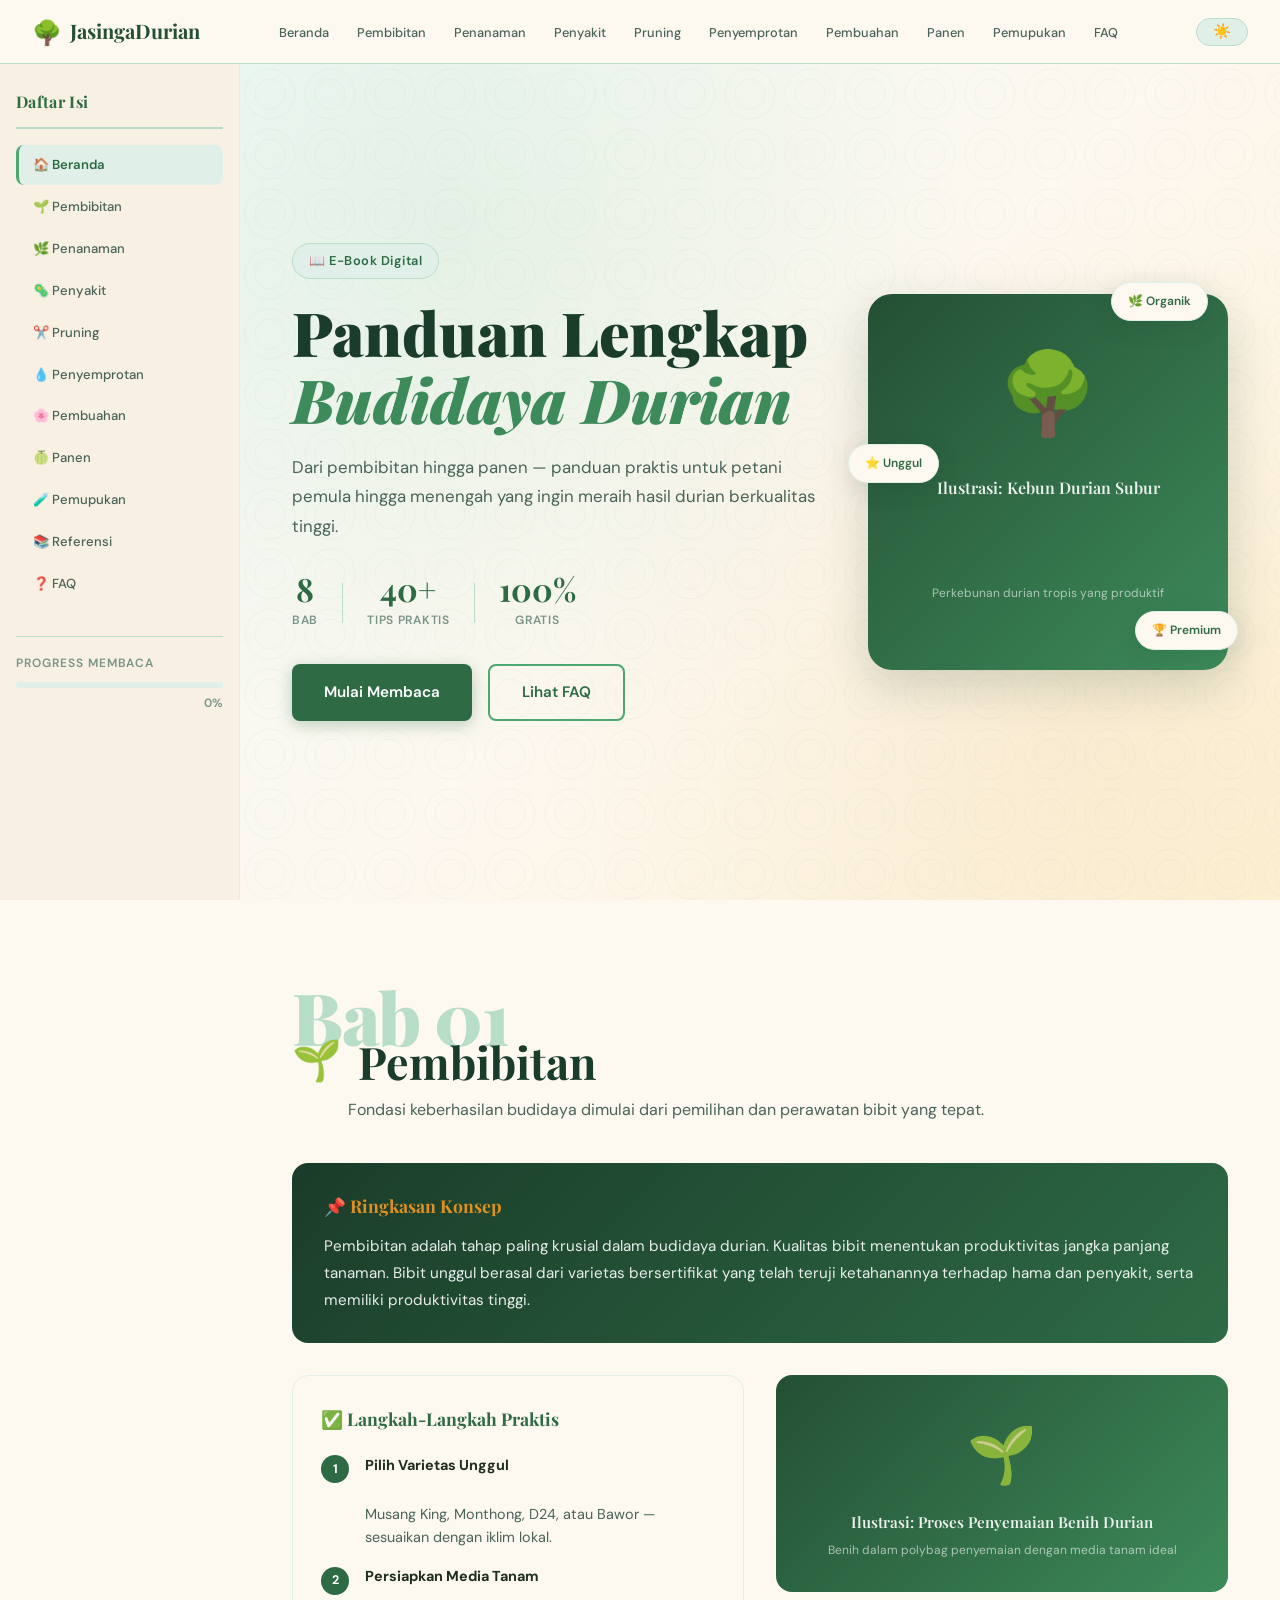
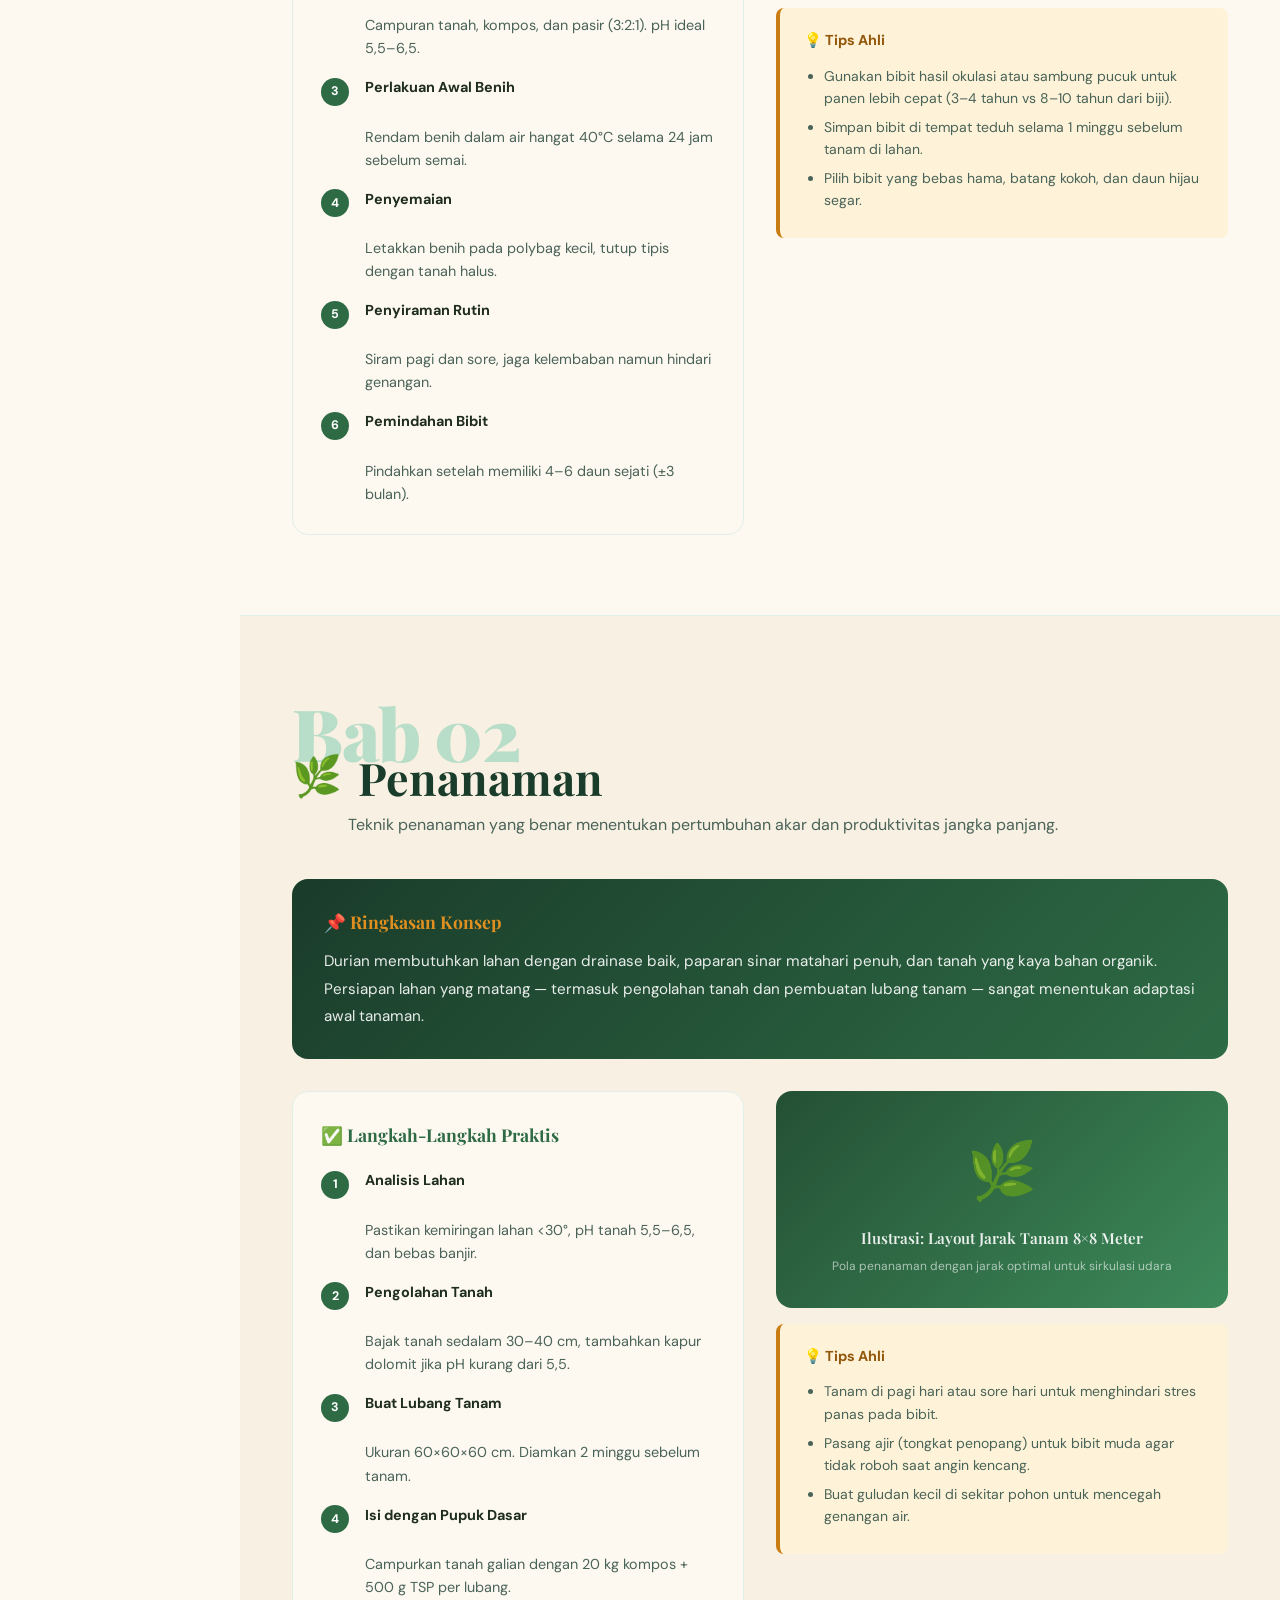
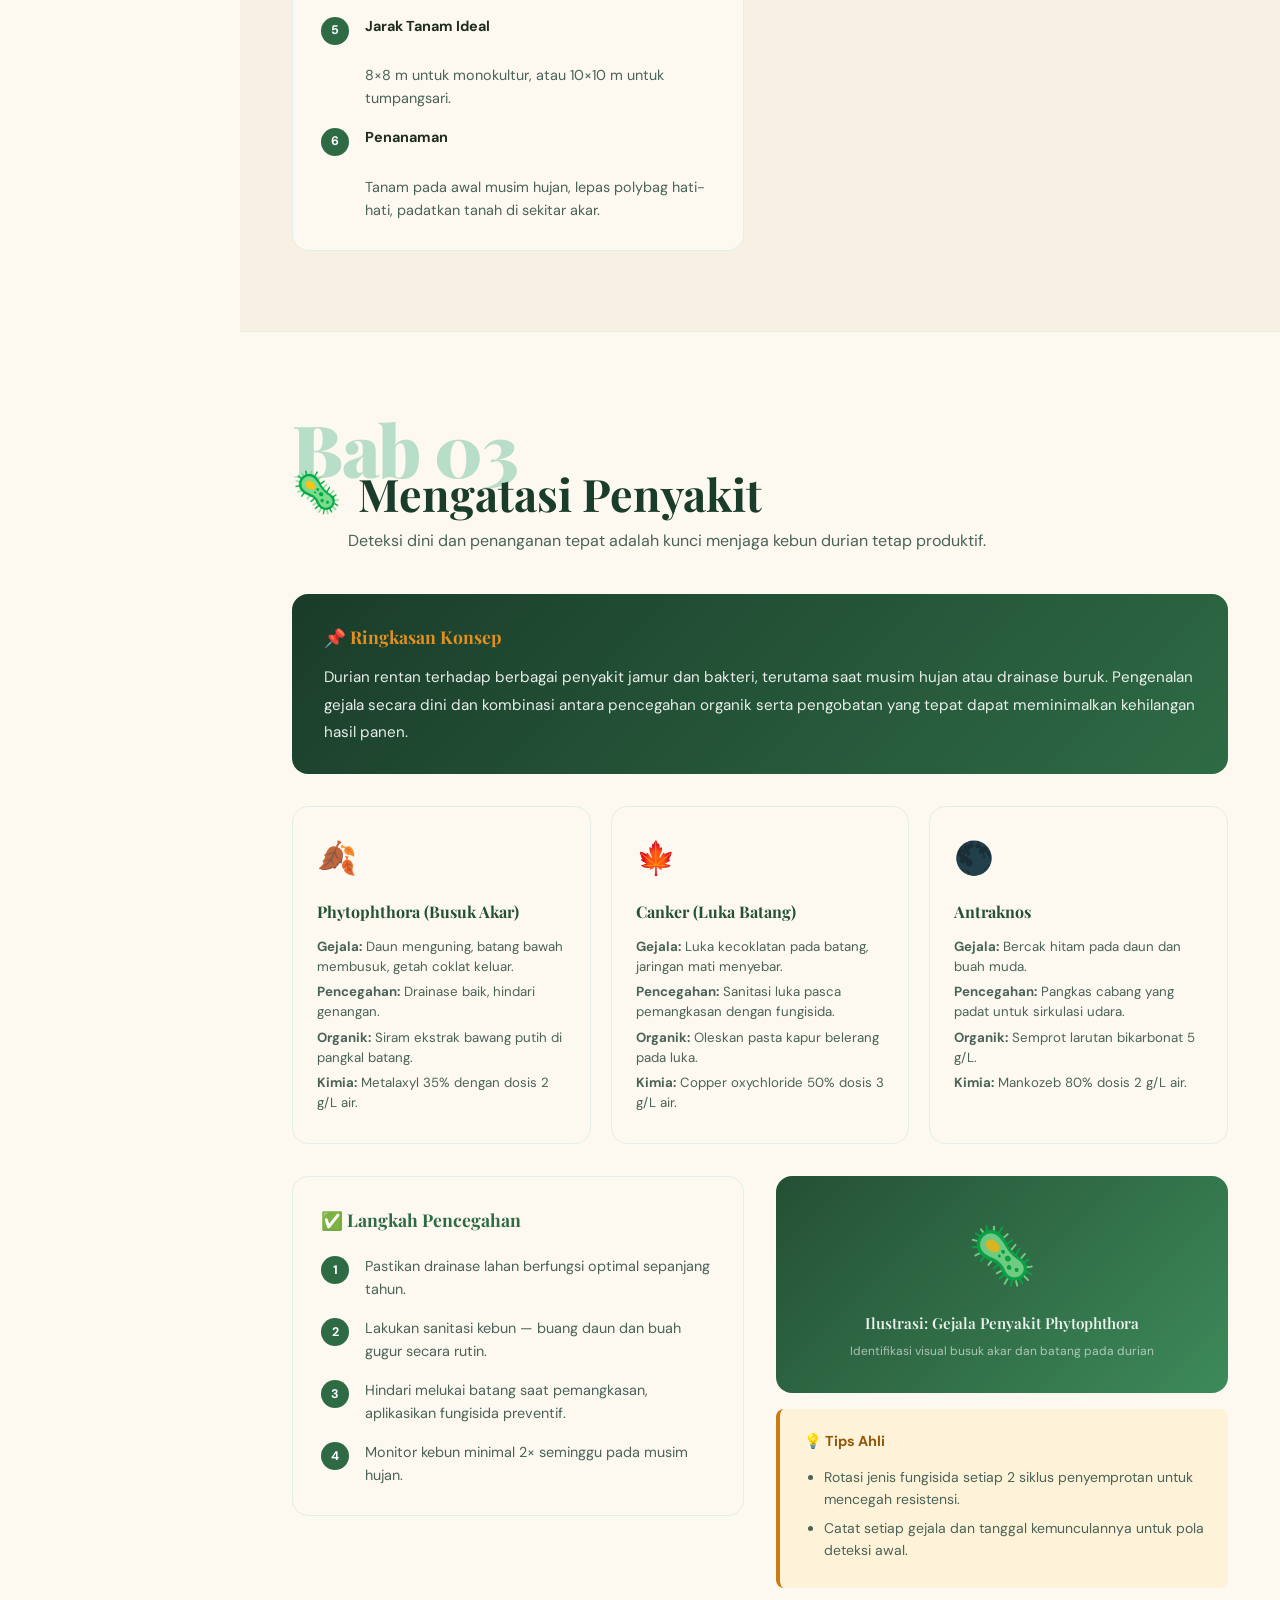
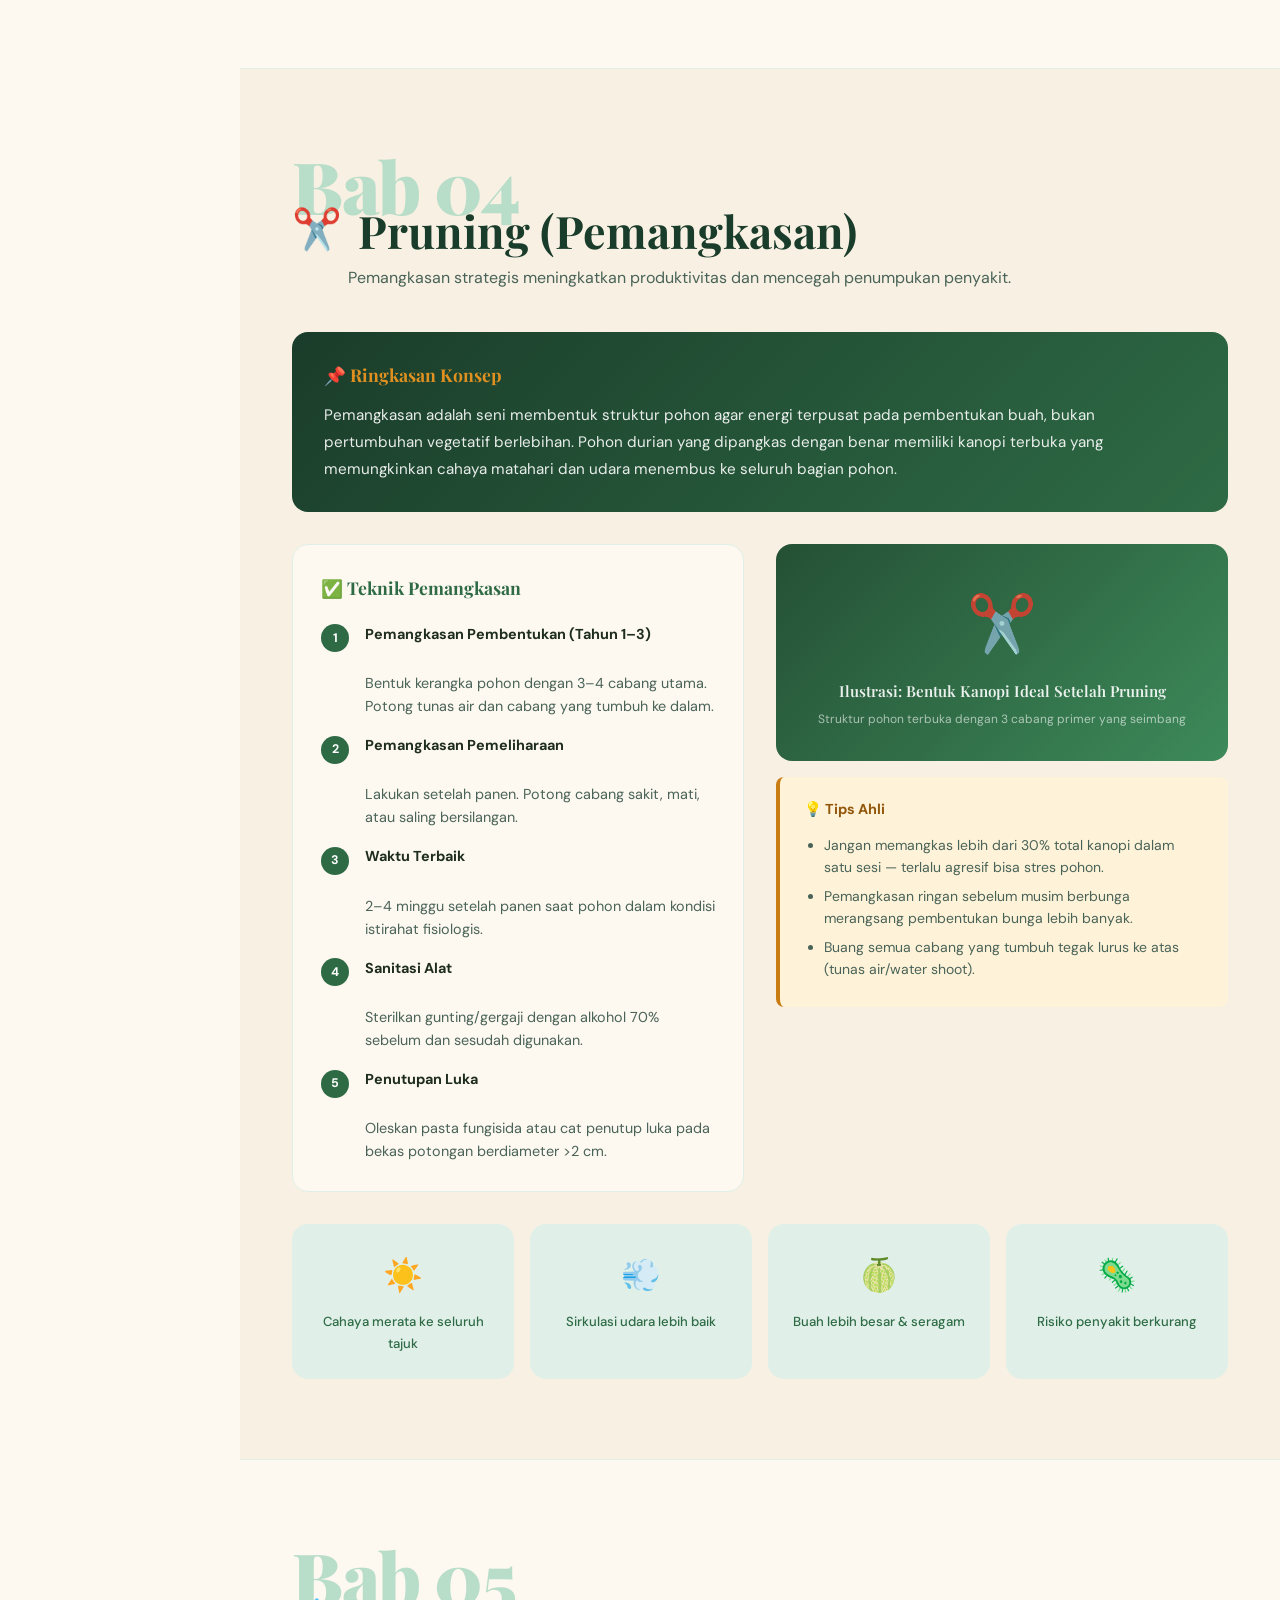
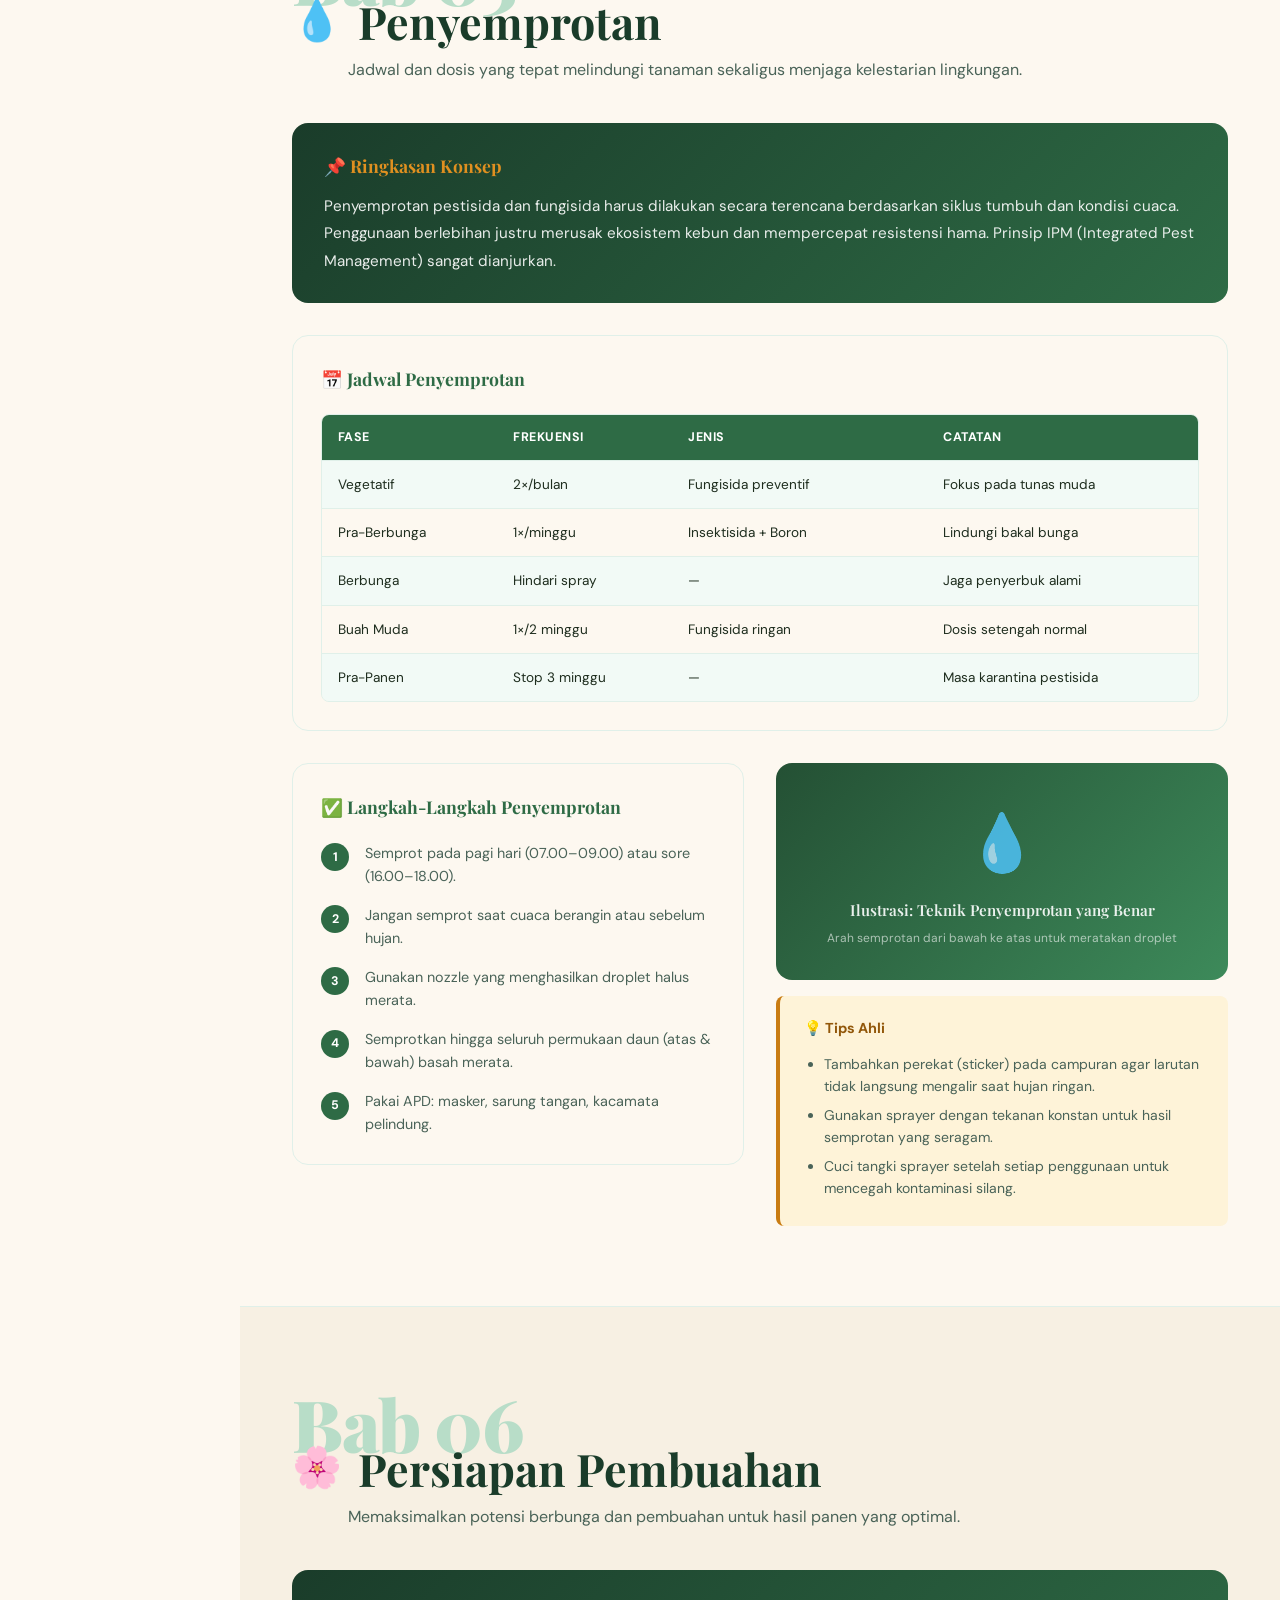
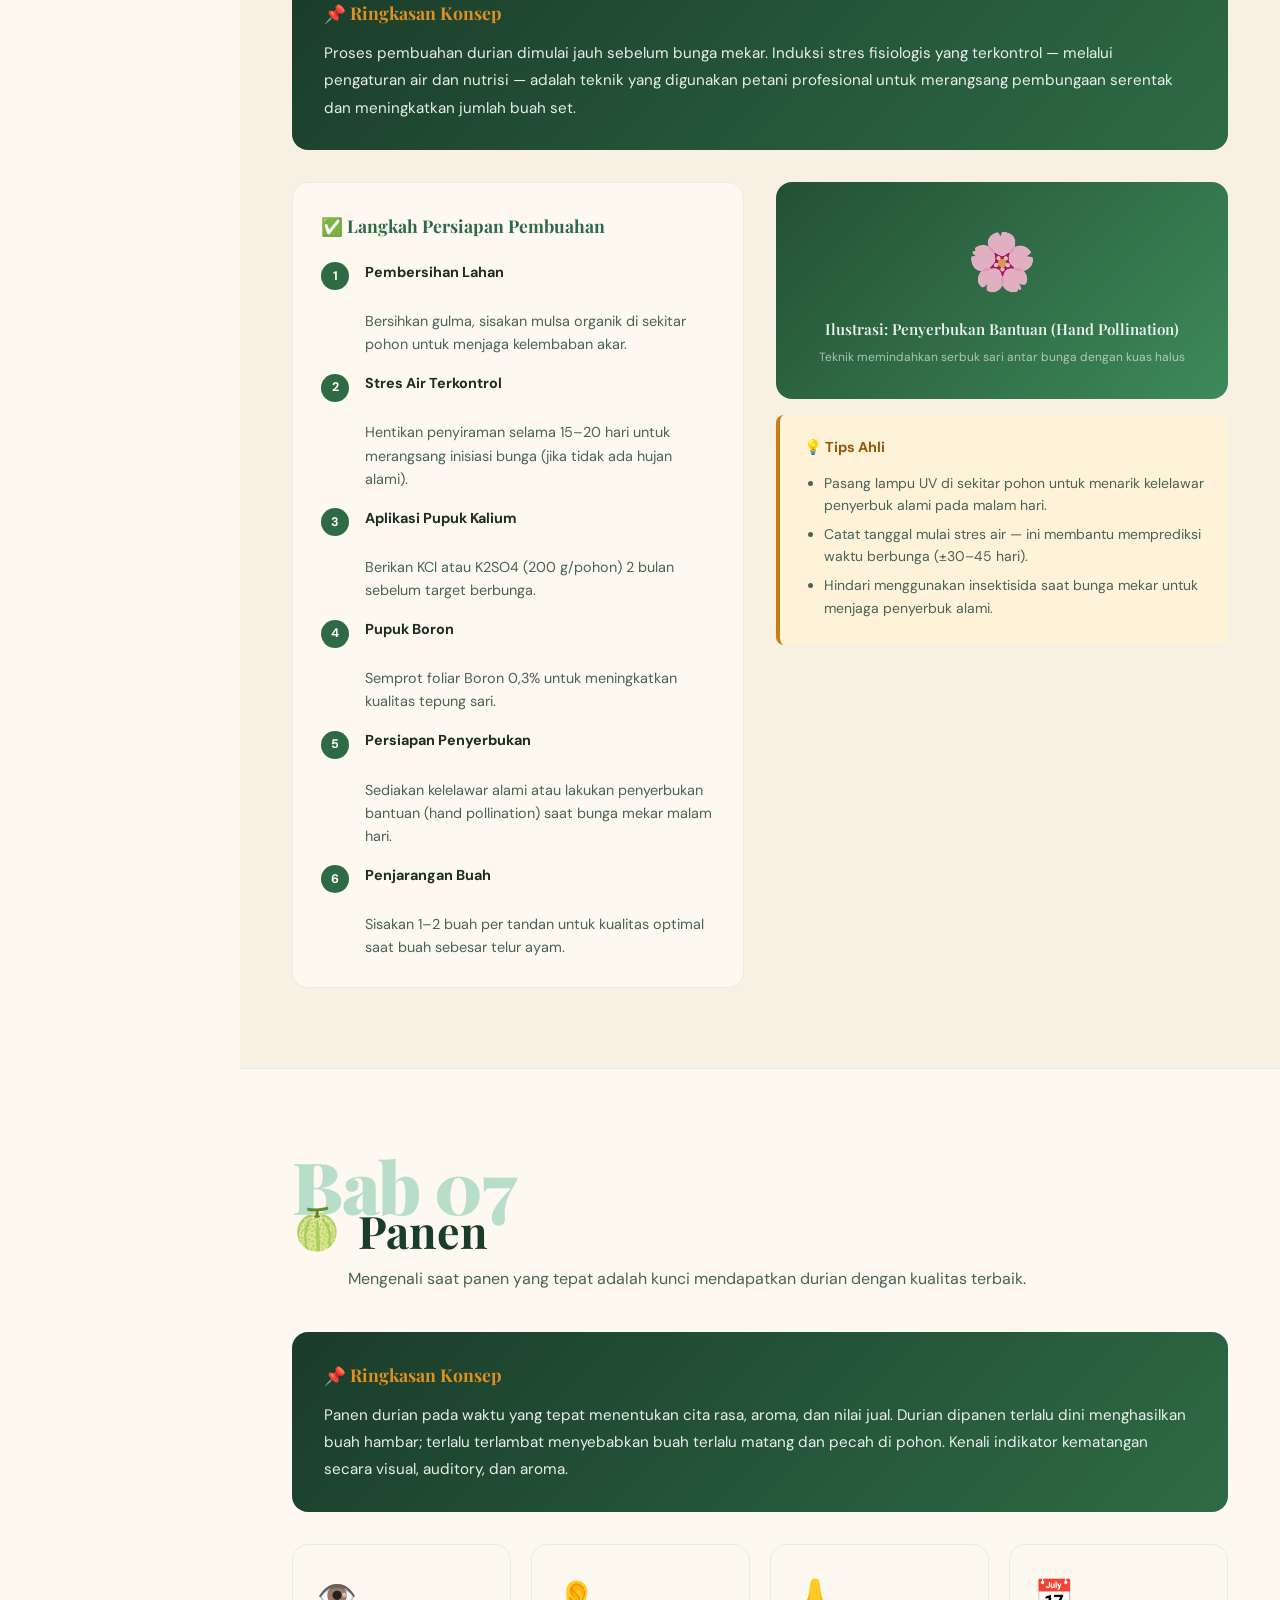
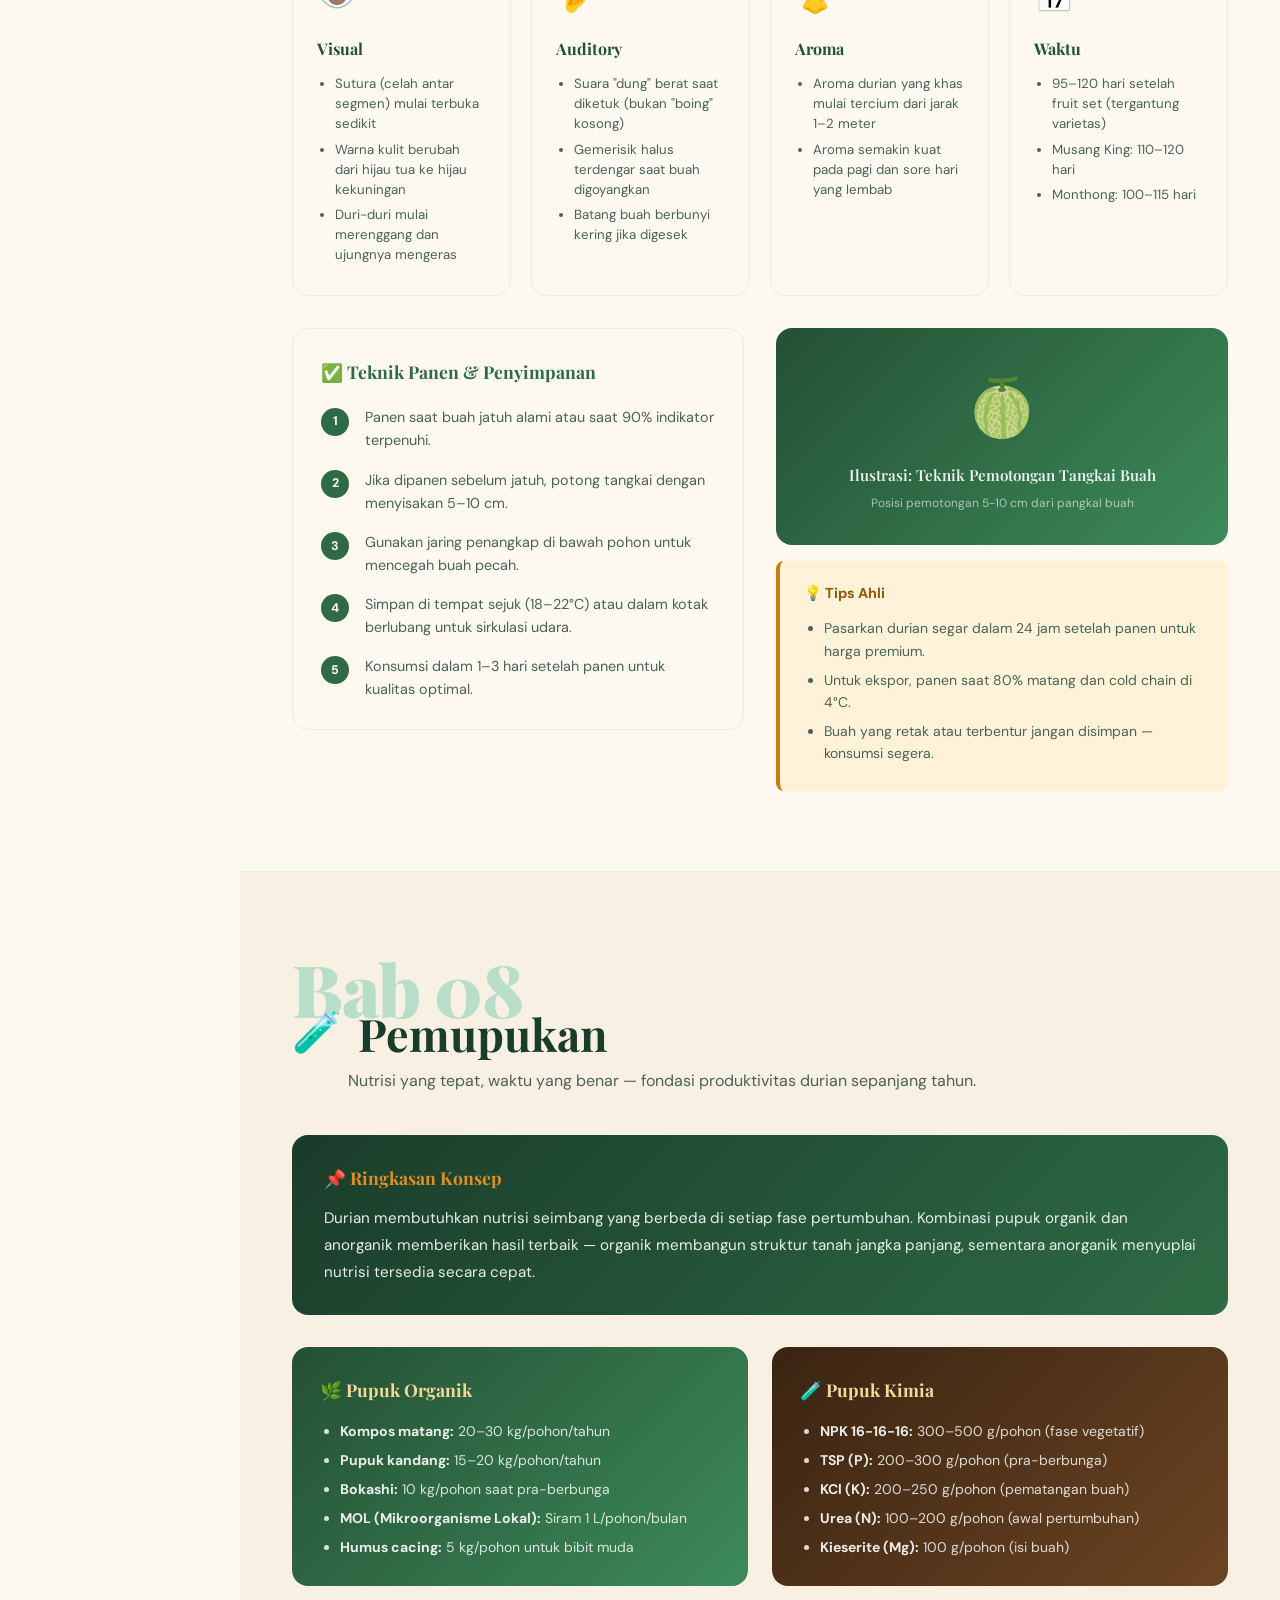
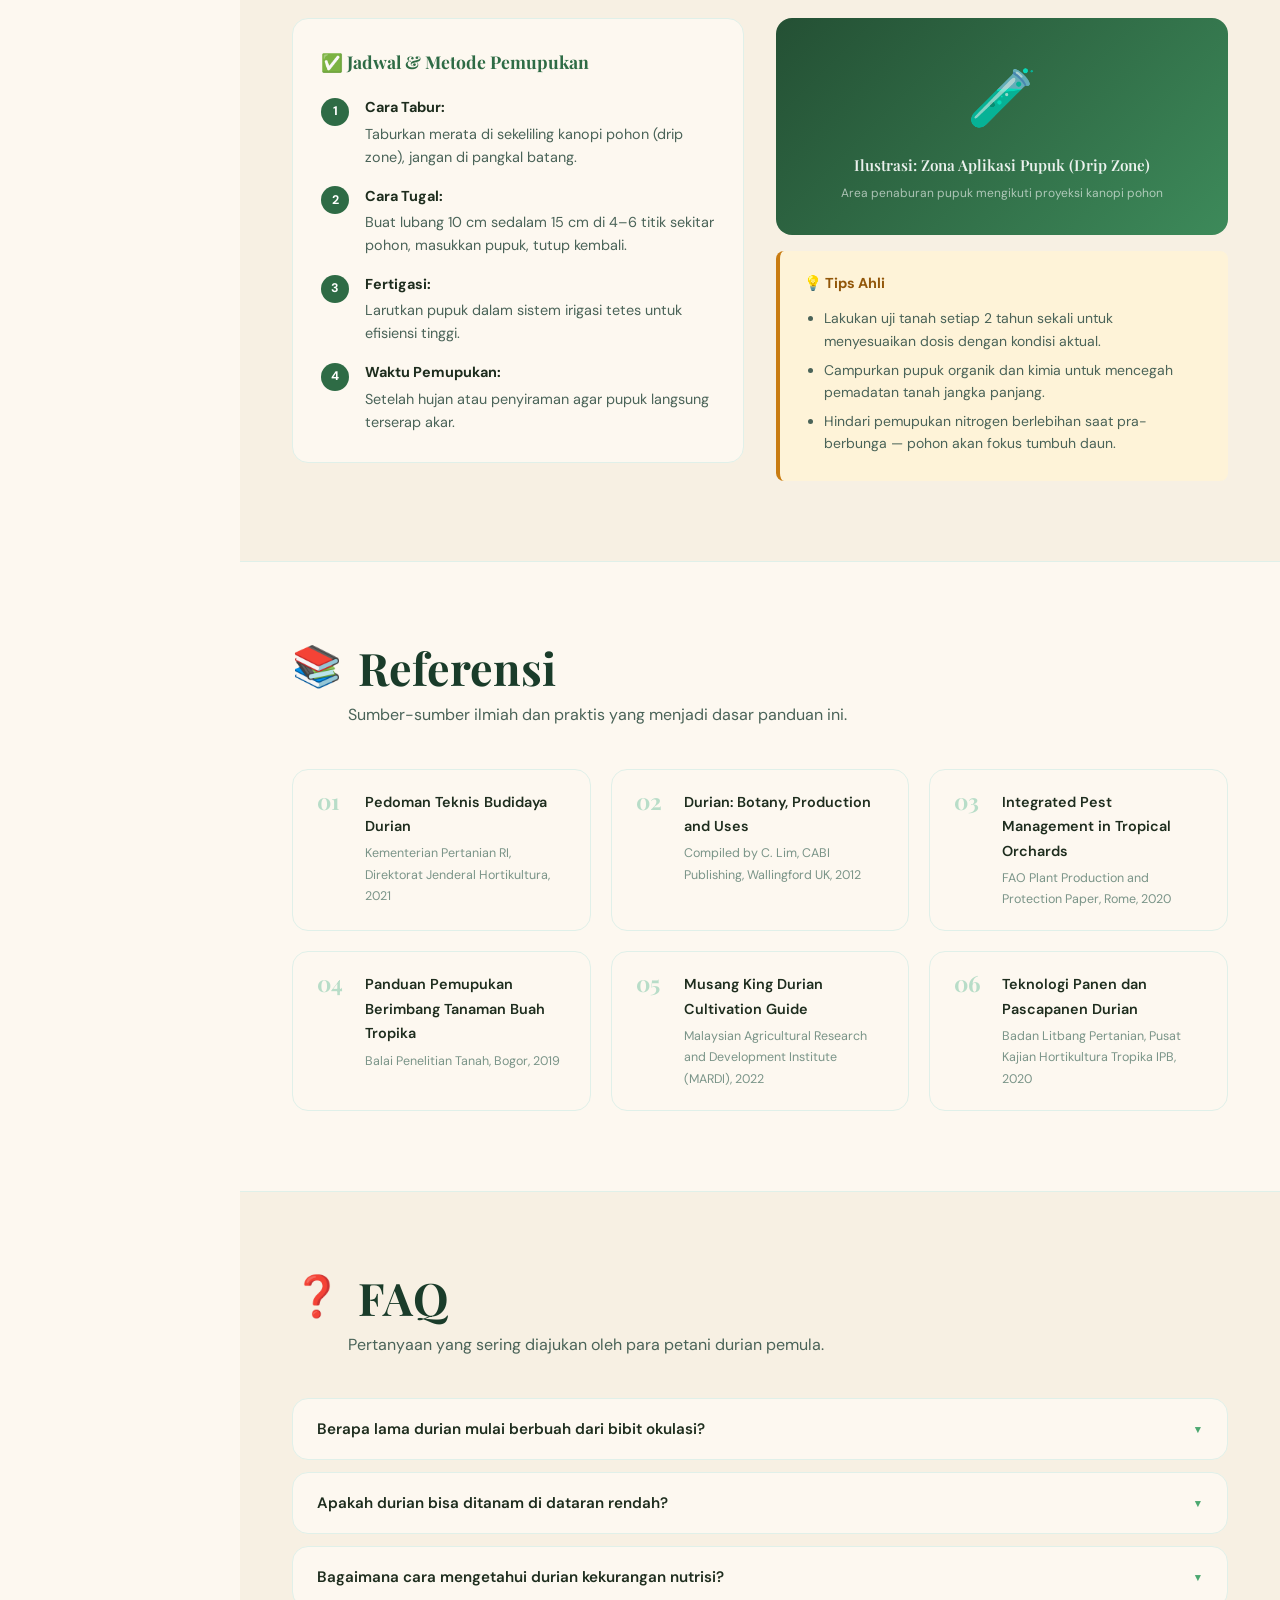
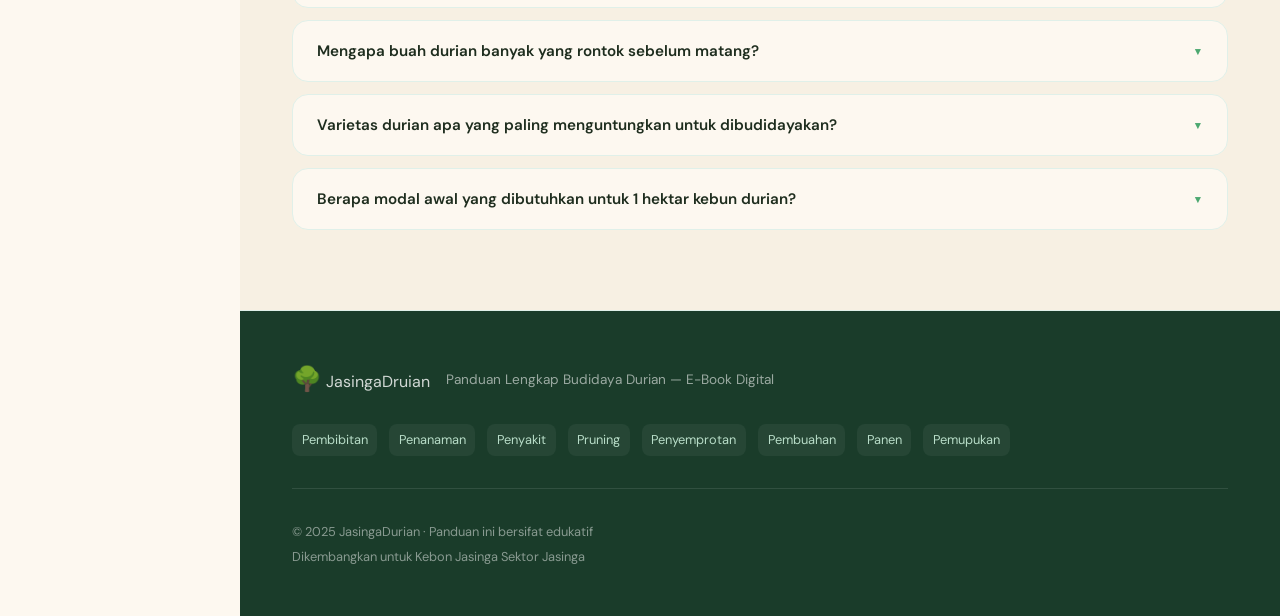
<file: index.html>
<!DOCTYPE html>
<html lang="id" data-theme="light">
<head>
  <meta charset="UTF-8" />
  <meta name="viewport" content="width=device-width, initial-scale=1.0" />
  <title>Panduan Lengkap Budidaya Durian</title>
  <link rel="stylesheet" href="style.css" />
  <!-- Google Fonts: Playfair Display + DM Sans -->
  <link rel="preconnect" href="https://fonts.googleapis.com" />
  <link rel="preconnect" href="https://fonts.gstatic.com" crossorigin />
  <link href="https://fonts.googleapis.com/css2?family=Playfair+Display:ital,wght@0,400;0,700;0,900;1,400&family=DM+Sans:wght@300;400;500;600&display=swap" rel="stylesheet" />
</head>
<body>

  <!-- ======================== NAVBAR ======================== -->
  <nav class="navbar" id="navbar">
    <div class="nav-brand">
      <span class="brand-icon">🌳</span>
      <span class="brand-text">JasingaDurian</span>
    </div>
    <button class="hamburger" id="hamburger" aria-label="Toggle menu">
      <span></span><span></span><span></span>
    </button>
    <ul class="nav-links" id="navLinks">
      <li><a href="#hero" class="nav-item">Beranda</a></li>
      <li><a href="#bab1" class="nav-item">Pembibitan</a></li>
      <li><a href="#bab2" class="nav-item">Penanaman</a></li>
      <li><a href="#bab3" class="nav-item">Penyakit</a></li>
      <li><a href="#bab4" class="nav-item">Pruning</a></li>
      <li><a href="#bab5" class="nav-item">Penyemprotan</a></li>
      <li><a href="#bab6" class="nav-item">Pembuahan</a></li>
      <li><a href="#bab7" class="nav-item">Panen</a></li>
      <li><a href="#bab8" class="nav-item">Pemupukan</a></li>
      <li><a href="#faq" class="nav-item">FAQ</a></li>
    </ul>
    <!-- Dark Mode Toggle -->
    <button class="theme-toggle" id="themeToggle" aria-label="Toggle dark mode">
      <span class="toggle-icon sun">☀️</span>
      <span class="toggle-icon moon">🌙</span>
    </button>
  </nav>

  <!-- ======================== SIDEBAR (desktop) ======================== -->
  <aside class="sidebar" id="sidebar">
    <div class="sidebar-header">Daftar Isi</div>
    <nav class="sidebar-nav">
      <a href="#hero" class="sidebar-link active" data-section="hero">🏠 Beranda</a>
      <a href="#bab1" class="sidebar-link" data-section="bab1">🌱 Pembibitan</a>
      <a href="#bab2" class="sidebar-link" data-section="bab2">🌿 Penanaman</a>
      <a href="#bab3" class="sidebar-link" data-section="bab3">🦠 Penyakit</a>
      <a href="#bab4" class="sidebar-link" data-section="bab4">✂️ Pruning</a>
      <a href="#bab5" class="sidebar-link" data-section="bab5">💧 Penyemprotan</a>
      <a href="#bab6" class="sidebar-link" data-section="bab6">🌸 Pembuahan</a>
      <a href="#bab7" class="sidebar-link" data-section="bab7">🍈 Panen</a>
      <a href="#bab8" class="sidebar-link" data-section="bab8">🧪 Pemupukan</a>
      <a href="#referensi" class="sidebar-link" data-section="referensi">📚 Referensi</a>
      <a href="#faq" class="sidebar-link" data-section="faq">❓ FAQ</a>
    </nav>
    <!-- Progress bar -->
    <div class="reading-progress">
      <div class="progress-label">Progress Membaca</div>
      <div class="progress-track">
        <div class="progress-fill" id="progressFill"></div>
      </div>
      <div class="progress-pct" id="progressPct">0%</div>
    </div>
  </aside>

  <!-- ======================== MAIN WRAPPER ======================== -->
  <div class="main-wrapper">

    <!-- ===== HERO ===== -->
    <section class="hero" id="hero">
      <div class="hero-bg-pattern"></div>
      <div class="hero-content">
        <div class="hero-badge reveal">📖 E-Book Digital</div>
        <h1 class="hero-title reveal">
          Panduan Lengkap<br />
          <em>Budidaya Durian</em>
        </h1>
        <p class="hero-subtitle reveal">
          Dari pembibitan hingga panen — panduan praktis untuk petani pemula hingga menengah
          yang ingin meraih hasil durian berkualitas tinggi.
        </p>
        <div class="hero-stats reveal">
          <div class="stat"><span class="stat-num">8</span><span class="stat-label">Bab</span></div>
          <div class="stat-divider"></div>
          <div class="stat"><span class="stat-num">40+</span><span class="stat-label">Tips Praktis</span></div>
          <div class="stat-divider"></div>
          <div class="stat"><span class="stat-num">100%</span><span class="stat-label">Gratis</span></div>
        </div>
        <div class="hero-actions reveal">
          <a href="#bab1" class="btn-primary">Mulai Membaca</a>
          <a href="#faq" class="btn-outline">Lihat FAQ</a>
        </div>
      </div>
      <div class="hero-illustration reveal">
        <div class="illus-frame">
          <div class="illus-placeholder">
            🌳
            <p>Ilustrasi: Kebun Durian Subur</p>
            <small>Perkebunan durian tropis yang produktif</small>
          </div>
        </div>
        <!-- Floating badges -->
        <div class="float-badge badge-top">🌿 Organik</div>
        <div class="float-badge badge-mid">⭐ Unggul</div>
        <div class="float-badge badge-bot">🏆 Premium</div>
      </div>
    </section>

    <!-- ===== BAB 1: PEMBIBITAN ===== -->
    <section class="chapter" id="bab1">
      <div class="chapter-number reveal">Bab 01</div>
      <div class="chapter-header reveal">
        <div class="chapter-icon">🌱</div>
        <h2 class="chapter-title">Pembibitan</h2>
        <p class="chapter-desc">Fondasi keberhasilan budidaya dimulai dari pemilihan dan perawatan bibit yang tepat.</p>
      </div>

      <div class="chapter-body">
        <div class="concept-card reveal">
          <h3>📌 Ringkasan Konsep</h3>
          <p>Pembibitan adalah tahap paling krusial dalam budidaya durian. Kualitas bibit menentukan produktivitas jangka panjang tanaman. Bibit unggul berasal dari varietas bersertifikat yang telah teruji ketahanannya terhadap hama dan penyakit, serta memiliki produktivitas tinggi.</p>
        </div>

        <div class="two-col reveal">
          <div class="steps-card">
            <h3>✅ Langkah-Langkah Praktis</h3>
            <ul class="steps-list">
              <li><span class="step-num">1</span><div><strong>Pilih Varietas Unggul</strong><br/>Musang King, Monthong, D24, atau Bawor — sesuaikan dengan iklim lokal.</div></li>
              <li><span class="step-num">2</span><div><strong>Persiapkan Media Tanam</strong><br/>Campuran tanah, kompos, dan pasir (3:2:1). pH ideal 5,5–6,5.</div></li>
              <li><span class="step-num">3</span><div><strong>Perlakuan Awal Benih</strong><br/>Rendam benih dalam air hangat 40°C selama 24 jam sebelum semai.</div></li>
              <li><span class="step-num">4</span><div><strong>Penyemaian</strong><br/>Letakkan benih pada polybag kecil, tutup tipis dengan tanah halus.</div></li>
              <li><span class="step-num">5</span><div><strong>Penyiraman Rutin</strong><br/>Siram pagi dan sore, jaga kelembaban namun hindari genangan.</div></li>
              <li><span class="step-num">6</span><div><strong>Pemindahan Bibit</strong><br/>Pindahkan setelah memiliki 4–6 daun sejati (±3 bulan).</div></li>
            </ul>
          </div>

          <div class="illus-card reveal">
            <div class="chapter-illus">🌱<p>Ilustrasi: Proses Penyemaian Benih Durian</p><small>Benih dalam polybag penyemaian dengan media tanam ideal</small></div>
            <div class="tip-box">
              <div class="tip-header">💡 Tips Ahli</div>
              <ul>
                <li>Gunakan bibit hasil okulasi atau sambung pucuk untuk panen lebih cepat (3–4 tahun vs 8–10 tahun dari biji).</li>
                <li>Simpan bibit di tempat teduh selama 1 minggu sebelum tanam di lahan.</li>
                <li>Pilih bibit yang bebas hama, batang kokoh, dan daun hijau segar.</li>
              </ul>
            </div>
          </div>
        </div>
      </div>
    </section>

    <!-- ===== BAB 2: PENANAMAN ===== -->
    <section class="chapter chapter-alt" id="bab2">
      <div class="chapter-number reveal">Bab 02</div>
      <div class="chapter-header reveal">
        <div class="chapter-icon">🌿</div>
        <h2 class="chapter-title">Penanaman</h2>
        <p class="chapter-desc">Teknik penanaman yang benar menentukan pertumbuhan akar dan produktivitas jangka panjang.</p>
      </div>

      <div class="chapter-body">
        <div class="concept-card reveal">
          <h3>📌 Ringkasan Konsep</h3>
          <p>Durian membutuhkan lahan dengan drainase baik, paparan sinar matahari penuh, dan tanah yang kaya bahan organik. Persiapan lahan yang matang — termasuk pengolahan tanah dan pembuatan lubang tanam — sangat menentukan adaptasi awal tanaman.</p>
        </div>

        <div class="two-col reveal">
          <div class="steps-card">
            <h3>✅ Langkah-Langkah Praktis</h3>
            <ul class="steps-list">
              <li><span class="step-num">1</span><div><strong>Analisis Lahan</strong><br/>Pastikan kemiringan lahan &lt;30°, pH tanah 5,5–6,5, dan bebas banjir.</div></li>
              <li><span class="step-num">2</span><div><strong>Pengolahan Tanah</strong><br/>Bajak tanah sedalam 30–40 cm, tambahkan kapur dolomit jika pH kurang dari 5,5.</div></li>
              <li><span class="step-num">3</span><div><strong>Buat Lubang Tanam</strong><br/>Ukuran 60×60×60 cm. Diamkan 2 minggu sebelum tanam.</div></li>
              <li><span class="step-num">4</span><div><strong>Isi dengan Pupuk Dasar</strong><br/>Campurkan tanah galian dengan 20 kg kompos + 500 g TSP per lubang.</div></li>
              <li><span class="step-num">5</span><div><strong>Jarak Tanam Ideal</strong><br/>8×8 m untuk monokultur, atau 10×10 m untuk tumpangsari.</div></li>
              <li><span class="step-num">6</span><div><strong>Penanaman</strong><br/>Tanam pada awal musim hujan, lepas polybag hati-hati, padatkan tanah di sekitar akar.</div></li>
            </ul>
          </div>

          <div class="illus-card reveal">
            <div class="chapter-illus">🌿<p>Ilustrasi: Layout Jarak Tanam 8×8 Meter</p><small>Pola penanaman dengan jarak optimal untuk sirkulasi udara</small></div>
            <div class="tip-box">
              <div class="tip-header">💡 Tips Ahli</div>
              <ul>
                <li>Tanam di pagi hari atau sore hari untuk menghindari stres panas pada bibit.</li>
                <li>Pasang ajir (tongkat penopang) untuk bibit muda agar tidak roboh saat angin kencang.</li>
                <li>Buat guludan kecil di sekitar pohon untuk mencegah genangan air.</li>
              </ul>
            </div>
          </div>
        </div>
      </div>
    </section>

    <!-- ===== BAB 3: PENYAKIT ===== -->
    <section class="chapter" id="bab3">
      <div class="chapter-number reveal">Bab 03</div>
      <div class="chapter-header reveal">
        <div class="chapter-icon">🦠</div>
        <h2 class="chapter-title">Mengatasi Penyakit</h2>
        <p class="chapter-desc">Deteksi dini dan penanganan tepat adalah kunci menjaga kebun durian tetap produktif.</p>
      </div>

      <div class="chapter-body">
        <div class="concept-card reveal">
          <h3>📌 Ringkasan Konsep</h3>
          <p>Durian rentan terhadap berbagai penyakit jamur dan bakteri, terutama saat musim hujan atau drainase buruk. Pengenalan gejala secara dini dan kombinasi antara pencegahan organik serta pengobatan yang tepat dapat meminimalkan kehilangan hasil panen.</p>
        </div>

        <!-- Disease cards -->
        <div class="disease-grid reveal">
          <div class="disease-card">
            <div class="disease-icon">🍂</div>
            <h4>Phytophthora (Busuk Akar)</h4>
            <p><strong>Gejala:</strong> Daun menguning, batang bawah membusuk, getah coklat keluar.</p>
            <p><strong>Pencegahan:</strong> Drainase baik, hindari genangan.</p>
            <p><strong>Organik:</strong> Siram ekstrak bawang putih di pangkal batang.</p>
            <p><strong>Kimia:</strong> Metalaxyl 35% dengan dosis 2 g/L air.</p>
          </div>
          <div class="disease-card">
            <div class="disease-icon">🍁</div>
            <h4>Canker (Luka Batang)</h4>
            <p><strong>Gejala:</strong> Luka kecoklatan pada batang, jaringan mati menyebar.</p>
            <p><strong>Pencegahan:</strong> Sanitasi luka pasca pemangkasan dengan fungisida.</p>
            <p><strong>Organik:</strong> Oleskan pasta kapur belerang pada luka.</p>
            <p><strong>Kimia:</strong> Copper oxychloride 50% dosis 3 g/L air.</p>
          </div>
          <div class="disease-card">
            <div class="disease-icon">🌑</div>
            <h4>Antraknos</h4>
            <p><strong>Gejala:</strong> Bercak hitam pada daun dan buah muda.</p>
            <p><strong>Pencegahan:</strong> Pangkas cabang yang padat untuk sirkulasi udara.</p>
            <p><strong>Organik:</strong> Semprot larutan bikarbonat 5 g/L.</p>
            <p><strong>Kimia:</strong> Mankozeb 80% dosis 2 g/L air.</p>
          </div>
        </div>

        <div class="two-col reveal" style="margin-top:2rem;">
          <div class="steps-card">
            <h3>✅ Langkah Pencegahan</h3>
            <ul class="steps-list">
              <li><span class="step-num">1</span><div>Pastikan drainase lahan berfungsi optimal sepanjang tahun.</div></li>
              <li><span class="step-num">2</span><div>Lakukan sanitasi kebun — buang daun dan buah gugur secara rutin.</div></li>
              <li><span class="step-num">3</span><div>Hindari melukai batang saat pemangkasan, aplikasikan fungisida preventif.</div></li>
              <li><span class="step-num">4</span><div>Monitor kebun minimal 2× seminggu pada musim hujan.</div></li>
            </ul>
          </div>
          <div class="illus-card reveal">
            <div class="chapter-illus">🦠<p>Ilustrasi: Gejala Penyakit Phytophthora</p><small>Identifikasi visual busuk akar dan batang pada durian</small></div>
            <div class="tip-box">
              <div class="tip-header">💡 Tips Ahli</div>
              <ul>
                <li>Rotasi jenis fungisida setiap 2 siklus penyemprotan untuk mencegah resistensi.</li>
                <li>Catat setiap gejala dan tanggal kemunculannya untuk pola deteksi awal.</li>
              </ul>
            </div>
          </div>
        </div>
      </div>
    </section>

    <!-- ===== BAB 4: PRUNING ===== -->
    <section class="chapter chapter-alt" id="bab4">
      <div class="chapter-number reveal">Bab 04</div>
      <div class="chapter-header reveal">
        <div class="chapter-icon">✂️</div>
        <h2 class="chapter-title">Pruning (Pemangkasan)</h2>
        <p class="chapter-desc">Pemangkasan strategis meningkatkan produktivitas dan mencegah penumpukan penyakit.</p>
      </div>

      <div class="chapter-body">
        <div class="concept-card reveal">
          <h3>📌 Ringkasan Konsep</h3>
          <p>Pemangkasan adalah seni membentuk struktur pohon agar energi terpusat pada pembentukan buah, bukan pertumbuhan vegetatif berlebihan. Pohon durian yang dipangkas dengan benar memiliki kanopi terbuka yang memungkinkan cahaya matahari dan udara menembus ke seluruh bagian pohon.</p>
        </div>

        <div class="two-col reveal">
          <div class="steps-card">
            <h3>✅ Teknik Pemangkasan</h3>
            <ul class="steps-list">
              <li><span class="step-num">1</span><div><strong>Pemangkasan Pembentukan (Tahun 1–3)</strong><br/>Bentuk kerangka pohon dengan 3–4 cabang utama. Potong tunas air dan cabang yang tumbuh ke dalam.</div></li>
              <li><span class="step-num">2</span><div><strong>Pemangkasan Pemeliharaan</strong><br/>Lakukan setelah panen. Potong cabang sakit, mati, atau saling bersilangan.</div></li>
              <li><span class="step-num">3</span><div><strong>Waktu Terbaik</strong><br/>2–4 minggu setelah panen saat pohon dalam kondisi istirahat fisiologis.</div></li>
              <li><span class="step-num">4</span><div><strong>Sanitasi Alat</strong><br/>Sterilkan gunting/gergaji dengan alkohol 70% sebelum dan sesudah digunakan.</div></li>
              <li><span class="step-num">5</span><div><strong>Penutupan Luka</strong><br/>Oleskan pasta fungisida atau cat penutup luka pada bekas potongan berdiameter &gt;2 cm.</div></li>
            </ul>
          </div>
          <div class="illus-card reveal">
            <div class="chapter-illus">✂️<p>Ilustrasi: Bentuk Kanopi Ideal Setelah Pruning</p><small>Struktur pohon terbuka dengan 3 cabang primer yang seimbang</small></div>
            <div class="tip-box">
              <div class="tip-header">💡 Tips Ahli</div>
              <ul>
                <li>Jangan memangkas lebih dari 30% total kanopi dalam satu sesi — terlalu agresif bisa stres pohon.</li>
                <li>Pemangkasan ringan sebelum musim berbunga merangsang pembentukan bunga lebih banyak.</li>
                <li>Buang semua cabang yang tumbuh tegak lurus ke atas (tunas air/water shoot).</li>
              </ul>
            </div>
          </div>
        </div>

        <div class="benefit-grid reveal">
          <div class="benefit-item"><span>☀️</span><p>Cahaya merata ke seluruh tajuk</p></div>
          <div class="benefit-item"><span>💨</span><p>Sirkulasi udara lebih baik</p></div>
          <div class="benefit-item"><span>🍈</span><p>Buah lebih besar & seragam</p></div>
          <div class="benefit-item"><span>🦠</span><p>Risiko penyakit berkurang</p></div>
        </div>
      </div>
    </section>

    <!-- ===== BAB 5: PENYEMPROTAN ===== -->
    <section class="chapter" id="bab5">
      <div class="chapter-number reveal">Bab 05</div>
      <div class="chapter-header reveal">
        <div class="chapter-icon">💧</div>
        <h2 class="chapter-title">Penyemprotan</h2>
        <p class="chapter-desc">Jadwal dan dosis yang tepat melindungi tanaman sekaligus menjaga kelestarian lingkungan.</p>
      </div>

      <div class="chapter-body">
        <div class="concept-card reveal">
          <h3>📌 Ringkasan Konsep</h3>
          <p>Penyemprotan pestisida dan fungisida harus dilakukan secara terencana berdasarkan siklus tumbuh dan kondisi cuaca. Penggunaan berlebihan justru merusak ekosistem kebun dan mempercepat resistensi hama. Prinsip IPM (Integrated Pest Management) sangat dianjurkan.</p>
        </div>

        <div class="spray-schedule reveal">
          <h3>📅 Jadwal Penyemprotan</h3>
          <div class="schedule-table">
            <div class="schedule-row header">
              <span>Fase</span><span>Frekuensi</span><span>Jenis</span><span>Catatan</span>
            </div>
            <div class="schedule-row">
              <span>Vegetatif</span><span>2×/bulan</span><span>Fungisida preventif</span><span>Fokus pada tunas muda</span>
            </div>
            <div class="schedule-row">
              <span>Pra-Berbunga</span><span>1×/minggu</span><span>Insektisida + Boron</span><span>Lindungi bakal bunga</span>
            </div>
            <div class="schedule-row">
              <span>Berbunga</span><span>Hindari spray</span><span>—</span><span>Jaga penyerbuk alami</span>
            </div>
            <div class="schedule-row">
              <span>Buah Muda</span><span>1×/2 minggu</span><span>Fungisida ringan</span><span>Dosis setengah normal</span>
            </div>
            <div class="schedule-row">
              <span>Pra-Panen</span><span>Stop 3 minggu</span><span>—</span><span>Masa karantina pestisida</span>
            </div>
          </div>
        </div>

        <div class="two-col reveal">
          <div class="steps-card">
            <h3>✅ Langkah-Langkah Penyemprotan</h3>
            <ul class="steps-list">
              <li><span class="step-num">1</span><div>Semprot pada pagi hari (07.00–09.00) atau sore (16.00–18.00).</div></li>
              <li><span class="step-num">2</span><div>Jangan semprot saat cuaca berangin atau sebelum hujan.</div></li>
              <li><span class="step-num">3</span><div>Gunakan nozzle yang menghasilkan droplet halus merata.</div></li>
              <li><span class="step-num">4</span><div>Semprotkan hingga seluruh permukaan daun (atas & bawah) basah merata.</div></li>
              <li><span class="step-num">5</span><div>Pakai APD: masker, sarung tangan, kacamata pelindung.</div></li>
            </ul>
          </div>
          <div class="illus-card reveal">
            <div class="chapter-illus">💧<p>Ilustrasi: Teknik Penyemprotan yang Benar</p><small>Arah semprotan dari bawah ke atas untuk meratakan droplet</small></div>
            <div class="tip-box">
              <div class="tip-header">💡 Tips Ahli</div>
              <ul>
                <li>Tambahkan perekat (sticker) pada campuran agar larutan tidak langsung mengalir saat hujan ringan.</li>
                <li>Gunakan sprayer dengan tekanan konstan untuk hasil semprotan yang seragam.</li>
                <li>Cuci tangki sprayer setelah setiap penggunaan untuk mencegah kontaminasi silang.</li>
              </ul>
            </div>
          </div>
        </div>
      </div>
    </section>

    <!-- ===== BAB 6: PEMBUAHAN ===== -->
    <section class="chapter chapter-alt" id="bab6">
      <div class="chapter-number reveal">Bab 06</div>
      <div class="chapter-header reveal">
        <div class="chapter-icon">🌸</div>
        <h2 class="chapter-title">Persiapan Pembuahan</h2>
        <p class="chapter-desc">Memaksimalkan potensi berbunga dan pembuahan untuk hasil panen yang optimal.</p>
      </div>

      <div class="chapter-body">
        <div class="concept-card reveal">
          <h3>📌 Ringkasan Konsep</h3>
          <p>Proses pembuahan durian dimulai jauh sebelum bunga mekar. Induksi stres fisiologis yang terkontrol — melalui pengaturan air dan nutrisi — adalah teknik yang digunakan petani profesional untuk merangsang pembungaan serentak dan meningkatkan jumlah buah set.</p>
        </div>

        <div class="two-col reveal">
          <div class="steps-card">
            <h3>✅ Langkah Persiapan Pembuahan</h3>
            <ul class="steps-list">
              <li><span class="step-num">1</span><div><strong>Pembersihan Lahan</strong><br/>Bersihkan gulma, sisakan mulsa organik di sekitar pohon untuk menjaga kelembaban akar.</div></li>
              <li><span class="step-num">2</span><div><strong>Stres Air Terkontrol</strong><br/>Hentikan penyiraman selama 15–20 hari untuk merangsang inisiasi bunga (jika tidak ada hujan alami).</div></li>
              <li><span class="step-num">3</span><div><strong>Aplikasi Pupuk Kalium</strong><br/>Berikan KCl atau K2SO4 (200 g/pohon) 2 bulan sebelum target berbunga.</div></li>
              <li><span class="step-num">4</span><div><strong>Pupuk Boron</strong><br/>Semprot foliar Boron 0,3% untuk meningkatkan kualitas tepung sari.</div></li>
              <li><span class="step-num">5</span><div><strong>Persiapan Penyerbukan</strong><br/>Sediakan kelelawar alami atau lakukan penyerbukan bantuan (hand pollination) saat bunga mekar malam hari.</div></li>
              <li><span class="step-num">6</span><div><strong>Penjarangan Buah</strong><br/>Sisakan 1–2 buah per tandan untuk kualitas optimal saat buah sebesar telur ayam.</div></li>
            </ul>
          </div>
          <div class="illus-card reveal">
            <div class="chapter-illus">🌸<p>Ilustrasi: Penyerbukan Bantuan (Hand Pollination)</p><small>Teknik memindahkan serbuk sari antar bunga dengan kuas halus</small></div>
            <div class="tip-box">
              <div class="tip-header">💡 Tips Ahli</div>
              <ul>
                <li>Pasang lampu UV di sekitar pohon untuk menarik kelelawar penyerbuk alami pada malam hari.</li>
                <li>Catat tanggal mulai stres air — ini membantu memprediksi waktu berbunga (±30–45 hari).</li>
                <li>Hindari menggunakan insektisida saat bunga mekar untuk menjaga penyerbuk alami.</li>
              </ul>
            </div>
          </div>
        </div>
      </div>
    </section>

    <!-- ===== BAB 7: PANEN ===== -->
    <section class="chapter" id="bab7">
      <div class="chapter-number reveal">Bab 07</div>
      <div class="chapter-header reveal">
        <div class="chapter-icon">🍈</div>
        <h2 class="chapter-title">Panen</h2>
        <p class="chapter-desc">Mengenali saat panen yang tepat adalah kunci mendapatkan durian dengan kualitas terbaik.</p>
      </div>

      <div class="chapter-body">
        <div class="concept-card reveal">
          <h3>📌 Ringkasan Konsep</h3>
          <p>Panen durian pada waktu yang tepat menentukan cita rasa, aroma, dan nilai jual. Durian dipanen terlalu dini menghasilkan buah hambar; terlalu terlambat menyebabkan buah terlalu matang dan pecah di pohon. Kenali indikator kematangan secara visual, auditory, dan aroma.</p>
        </div>

        <div class="indicator-grid reveal">
          <div class="indicator-card">
            <div class="ind-icon">👁️</div>
            <h4>Visual</h4>
            <ul>
              <li>Sutura (celah antar segmen) mulai terbuka sedikit</li>
              <li>Warna kulit berubah dari hijau tua ke hijau kekuningan</li>
              <li>Duri-duri mulai merenggang dan ujungnya mengeras</li>
            </ul>
          </div>
          <div class="indicator-card">
            <div class="ind-icon">👂</div>
            <h4>Auditory</h4>
            <ul>
              <li>Suara "dung" berat saat diketuk (bukan "boing" kosong)</li>
              <li>Gemerisik halus terdengar saat buah digoyangkan</li>
              <li>Batang buah berbunyi kering jika digesek</li>
            </ul>
          </div>
          <div class="indicator-card">
            <div class="ind-icon">👃</div>
            <h4>Aroma</h4>
            <ul>
              <li>Aroma durian yang khas mulai tercium dari jarak 1–2 meter</li>
              <li>Aroma semakin kuat pada pagi dan sore hari yang lembab</li>
            </ul>
          </div>
          <div class="indicator-card">
            <div class="ind-icon">📅</div>
            <h4>Waktu</h4>
            <ul>
              <li>95–120 hari setelah fruit set (tergantung varietas)</li>
              <li>Musang King: 110–120 hari</li>
              <li>Monthong: 100–115 hari</li>
            </ul>
          </div>
        </div>

        <div class="two-col reveal">
          <div class="steps-card">
            <h3>✅ Teknik Panen & Penyimpanan</h3>
            <ul class="steps-list">
              <li><span class="step-num">1</span><div>Panen saat buah jatuh alami atau saat 90% indikator terpenuhi.</div></li>
              <li><span class="step-num">2</span><div>Jika dipanen sebelum jatuh, potong tangkai dengan menyisakan 5–10 cm.</div></li>
              <li><span class="step-num">3</span><div>Gunakan jaring penangkap di bawah pohon untuk mencegah buah pecah.</div></li>
              <li><span class="step-num">4</span><div>Simpan di tempat sejuk (18–22°C) atau dalam kotak berlubang untuk sirkulasi udara.</div></li>
              <li><span class="step-num">5</span><div>Konsumsi dalam 1–3 hari setelah panen untuk kualitas optimal.</div></li>
            </ul>
          </div>
          <div class="illus-card reveal">
            <div class="chapter-illus">🍈<p>Ilustrasi: Teknik Pemotongan Tangkai Buah</p><small>Posisi pemotongan 5-10 cm dari pangkal buah</small></div>
            <div class="tip-box">
              <div class="tip-header">💡 Tips Ahli</div>
              <ul>
                <li>Pasarkan durian segar dalam 24 jam setelah panen untuk harga premium.</li>
                <li>Untuk ekspor, panen saat 80% matang dan cold chain di 4°C.</li>
                <li>Buah yang retak atau terbentur jangan disimpan — konsumsi segera.</li>
              </ul>
            </div>
          </div>
        </div>
      </div>
    </section>

    <!-- ===== BAB 8: PEMUPUKAN ===== -->
    <section class="chapter chapter-alt" id="bab8">
      <div class="chapter-number reveal">Bab 08</div>
      <div class="chapter-header reveal">
        <div class="chapter-icon">🧪</div>
        <h2 class="chapter-title">Pemupukan</h2>
        <p class="chapter-desc">Nutrisi yang tepat, waktu yang benar — fondasi produktivitas durian sepanjang tahun.</p>
      </div>

      <div class="chapter-body">
        <div class="concept-card reveal">
          <h3>📌 Ringkasan Konsep</h3>
          <p>Durian membutuhkan nutrisi seimbang yang berbeda di setiap fase pertumbuhan. Kombinasi pupuk organik dan anorganik memberikan hasil terbaik — organik membangun struktur tanah jangka panjang, sementara anorganik menyuplai nutrisi tersedia secara cepat.</p>
        </div>

        <div class="fertilizer-grid reveal">
          <div class="fert-card organic">
            <div class="fert-header">🌿 Pupuk Organik</div>
            <ul>
              <li><strong>Kompos matang:</strong> 20–30 kg/pohon/tahun</li>
              <li><strong>Pupuk kandang:</strong> 15–20 kg/pohon/tahun</li>
              <li><strong>Bokashi:</strong> 10 kg/pohon saat pra-berbunga</li>
              <li><strong>MOL (Mikroorganisme Lokal):</strong> Siram 1 L/pohon/bulan</li>
              <li><strong>Humus cacing:</strong> 5 kg/pohon untuk bibit muda</li>
            </ul>
          </div>
          <div class="fert-card chemical">
            <div class="fert-header">🧪 Pupuk Kimia</div>
            <ul>
              <li><strong>NPK 16-16-16:</strong> 300–500 g/pohon (fase vegetatif)</li>
              <li><strong>TSP (P):</strong> 200–300 g/pohon (pra-berbunga)</li>
              <li><strong>KCl (K):</strong> 200–250 g/pohon (pematangan buah)</li>
              <li><strong>Urea (N):</strong> 100–200 g/pohon (awal pertumbuhan)</li>
              <li><strong>Kieserite (Mg):</strong> 100 g/pohon (isi buah)</li>
            </ul>
          </div>
        </div>

        <div class="two-col reveal" style="margin-top:2rem;">
          <div class="steps-card">
            <h3>✅ Jadwal & Metode Pemupukan</h3>
            <ul class="steps-list">
              <li><span class="step-num">1</span><div><strong>Cara Tabur:</strong> Taburkan merata di sekeliling kanopi pohon (drip zone), jangan di pangkal batang.</div></li>
              <li><span class="step-num">2</span><div><strong>Cara Tugal:</strong> Buat lubang 10 cm sedalam 15 cm di 4–6 titik sekitar pohon, masukkan pupuk, tutup kembali.</div></li>
              <li><span class="step-num">3</span><div><strong>Fertigasi:</strong> Larutkan pupuk dalam sistem irigasi tetes untuk efisiensi tinggi.</div></li>
              <li><span class="step-num">4</span><div><strong>Waktu Pemupukan:</strong> Setelah hujan atau penyiraman agar pupuk langsung terserap akar.</div></li>
            </ul>
          </div>
          <div class="illus-card reveal">
            <div class="chapter-illus">🧪<p>Ilustrasi: Zona Aplikasi Pupuk (Drip Zone)</p><small>Area penaburan pupuk mengikuti proyeksi kanopi pohon</small></div>
            <div class="tip-box">
              <div class="tip-header">💡 Tips Ahli</div>
              <ul>
                <li>Lakukan uji tanah setiap 2 tahun sekali untuk menyesuaikan dosis dengan kondisi aktual.</li>
                <li>Campurkan pupuk organik dan kimia untuk mencegah pemadatan tanah jangka panjang.</li>
                <li>Hindari pemupukan nitrogen berlebihan saat pra-berbunga — pohon akan fokus tumbuh daun.</li>
              </ul>
            </div>
          </div>
        </div>
      </div>
    </section>

    <!-- ===== REFERENSI ===== -->
    <section class="chapter" id="referensi">
      <div class="chapter-header reveal">
        <div class="chapter-icon">📚</div>
        <h2 class="chapter-title">Referensi</h2>
        <p class="chapter-desc">Sumber-sumber ilmiah dan praktis yang menjadi dasar panduan ini.</p>
      </div>
      <div class="chapter-body">
        <div class="ref-grid reveal">
          <div class="ref-card">
            <div class="ref-num">01</div>
            <div class="ref-content">
              <div class="ref-title">Pedoman Teknis Budidaya Durian</div>
              <div class="ref-source">Kementerian Pertanian RI, Direktorat Jenderal Hortikultura, 2021</div>
            </div>
          </div>
          <div class="ref-card">
            <div class="ref-num">02</div>
            <div class="ref-content">
              <div class="ref-title">Durian: Botany, Production and Uses</div>
              <div class="ref-source">Compiled by C. Lim, CABI Publishing, Wallingford UK, 2012</div>
            </div>
          </div>
          <div class="ref-card">
            <div class="ref-num">03</div>
            <div class="ref-content">
              <div class="ref-title">Integrated Pest Management in Tropical Orchards</div>
              <div class="ref-source">FAO Plant Production and Protection Paper, Rome, 2020</div>
            </div>
          </div>
          <div class="ref-card">
            <div class="ref-num">04</div>
            <div class="ref-content">
              <div class="ref-title">Panduan Pemupukan Berimbang Tanaman Buah Tropika</div>
              <div class="ref-source">Balai Penelitian Tanah, Bogor, 2019</div>
            </div>
          </div>
          <div class="ref-card">
            <div class="ref-num">05</div>
            <div class="ref-content">
              <div class="ref-title">Musang King Durian Cultivation Guide</div>
              <div class="ref-source">Malaysian Agricultural Research and Development Institute (MARDI), 2022</div>
            </div>
          </div>
          <div class="ref-card">
            <div class="ref-num">06</div>
            <div class="ref-content">
              <div class="ref-title">Teknologi Panen dan Pascapanen Durian</div>
              <div class="ref-source">Badan Litbang Pertanian, Pusat Kajian Hortikultura Tropika IPB, 2020</div>
            </div>
          </div>
        </div>
      </div>
    </section>

    <!-- ===== FAQ ===== -->
    <section class="chapter chapter-alt" id="faq">
      <div class="chapter-header reveal">
        <div class="chapter-icon">❓</div>
        <h2 class="chapter-title">FAQ</h2>
        <p class="chapter-desc">Pertanyaan yang sering diajukan oleh para petani durian pemula.</p>
      </div>
      <div class="chapter-body">
        <div class="faq-list reveal">

          <div class="faq-item">
            <button class="faq-question" aria-expanded="false">
              <span>Berapa lama durian mulai berbuah dari bibit okulasi?</span>
              <span class="faq-arrow">▼</span>
            </button>
            <div class="faq-answer">
              <p>Bibit durian dari hasil okulasi (sambung pucuk atau okulasi mata tempel) umumnya mulai berbuah pada usia <strong>3–5 tahun</strong> setelah tanam di lahan. Ini jauh lebih cepat dibandingkan bibit dari biji yang membutuhkan <strong>8–12 tahun</strong>. Faktor yang mempercepat pembuahan antara lain: kualitas bibit, kesuburan tanah, manajemen air, dan pemupukan yang tepat.</p>
            </div>
          </div>

          <div class="faq-item">
            <button class="faq-question" aria-expanded="false">
              <span>Apakah durian bisa ditanam di dataran rendah?</span>
              <span class="faq-arrow">▼</span>
            </button>
            <div class="faq-answer">
              <p>Ya, durian dapat tumbuh baik di dataran rendah hingga ketinggian <strong>800 mdpl</strong>. Durian sangat adaptif terhadap berbagai ketinggian dengan syarat suhu berkisar <strong>24–32°C</strong>, curah hujan 1.500–2.500 mm/tahun, dan musim kering minimal 1–2 bulan sebagai pemicu pembungaan. Di dataran rendah yang sangat panas (&gt;35°C), perlu naungan sementara untuk bibit muda.</p>
            </div>
          </div>

          <div class="faq-item">
            <button class="faq-question" aria-expanded="false">
              <span>Bagaimana cara mengetahui durian kekurangan nutrisi?</span>
              <span class="faq-arrow">▼</span>
            </button>
            <div class="faq-answer">
              <p>Gejala defisiensi nutrisi dapat dikenali dari tampilan daun:</p>
              <ul style="margin-top:0.5rem; padding-left:1.5rem;">
                <li><strong>Nitrogen (N):</strong> Daun tua menguning secara merata dari bawah ke atas</li>
                <li><strong>Besi (Fe):</strong> Daun muda menguning dengan tulang daun tetap hijau (klorosis interveinal)</li>
                <li><strong>Kalium (K):</strong> Tepi daun tua mengering dan kecoklatan</li>
                <li><strong>Magnesium (Mg):</strong> Bercak kuning di antara tulang daun tua</li>
              </ul>
              <p style="margin-top:0.5rem;">Lakukan uji jaringan daun di laboratorium untuk diagnosis lebih akurat.</p>
            </div>
          </div>

          <div class="faq-item">
            <button class="faq-question" aria-expanded="false">
              <span>Mengapa buah durian banyak yang rontok sebelum matang?</span>
              <span class="faq-arrow">▼</span>
            </button>
            <div class="faq-answer">
              <p>Kerontokan buah muda (June drop) adalah hal normal di mana pohon secara alami menyeleksi buah. Namun kerontokan berlebihan (&gt;70%) bisa disebabkan oleh:</p>
              <ul style="margin-top:0.5rem; padding-left:1.5rem;">
                <li>Stres air (kekeringan atau genangan) saat fase pengisian buah</li>
                <li>Kekurangan Kalsium (Ca) dan Boron (B)</li>
                <li>Serangan trips atau penggerek buah</li>
                <li>Penyerbukan yang tidak sempurna</li>
              </ul>
              <p style="margin-top:0.5rem;">Solusi: stabilkan suplai air, aplikasikan CaNO3 + Boron foliar, dan lakukan pengendalian trips.</p>
            </div>
          </div>

          <div class="faq-item">
            <button class="faq-question" aria-expanded="false">
              <span>Varietas durian apa yang paling menguntungkan untuk dibudidayakan?</span>
              <span class="faq-arrow">▼</span>
            </button>
            <div class="faq-answer">
              <p>Pilihan varietas bergantung pada target pasar:</p>
              <ul style="margin-top:0.5rem; padding-left:1.5rem;">
                <li><strong>Musang King:</strong> Harga tertinggi, target ekspor, namun butuh perawatan intensif</li>
                <li><strong>Monthong:</strong> Produktivitas tinggi, pasar lokal dan ekspor, toleran kondisi sub-optimal</li>
                <li><strong>Bawor:</strong> Adaptasi luas di Indonesia, buah besar, harga menengah</li>
                <li><strong>Petruk:</strong> Sangat diminati pasar Jawa, aroma khas, tahan penyakit</li>
              </ul>
              <p style="margin-top:0.5rem;">Rekomendasi: tanam <strong>2–3 varietas berbeda</strong> untuk diversifikasi risiko dan memperpanjang musim panen.</p>
            </div>
          </div>

          <div class="faq-item">
            <button class="faq-question" aria-expanded="false">
              <span>Berapa modal awal yang dibutuhkan untuk 1 hektar kebun durian?</span>
              <span class="faq-arrow">▼</span>
            </button>
            <div class="faq-answer">
              <p>Perkiraan investasi awal untuk 1 hektar kebun durian (±100–150 pohon dengan jarak 8×8 m):</p>
              <ul style="margin-top:0.5rem; padding-left:1.5rem;">
                <li>Bibit okulasi berkualitas: Rp 3–10 juta</li>
                <li>Persiapan lahan & pengolahan tanah: Rp 5–15 juta</li>
                <li>Pupuk dasar & instalasi irigasi: Rp 5–10 juta</li>
                <li>Biaya perawatan tahun 1–3: Rp 10–20 juta/tahun</li>
              </ul>
              <p style="margin-top:0.5rem;"><strong>Total estimasi tahun 1: Rp 20–50 juta.</strong> Modal kembali umumnya pada tahun ke-5 hingga ke-7 saat produksi mulai stabil.</p>
            </div>
          </div>

        </div>
      </div>
    </section>

    <!-- ===== FOOTER ===== -->
    <footer class="footer">
      <div class="footer-top">
        <div class="footer-brand">
          <span class="brand-icon">🌳</span>
          <span class="brand-text">JasingaDruian</span>
        </div>
        <p class="footer-tagline">Panduan Lengkap Budidaya Durian — E-Book Digital</p>
      </div>
      <div class="footer-chapters">
        <a href="#bab1">Pembibitan</a>
        <a href="#bab2">Penanaman</a>
        <a href="#bab3">Penyakit</a>
        <a href="#bab4">Pruning</a>
        <a href="#bab5">Penyemprotan</a>
        <a href="#bab6">Pembuahan</a>
        <a href="#bab7">Panen</a>
        <a href="#bab8">Pemupukan</a>
      </div>
      <div class="footer-bottom">
        <p>© 2025 JasingaDurian · Panduan ini bersifat edukatif</p>
        <p>Dikembangkan untuk Kebon Jasinga Sektor Jasinga</p>
      </div>
    </footer>

  </div><!-- end main-wrapper -->

  <!-- Scroll-to-top button -->
  <button class="scroll-top" id="scrollTop" aria-label="Scroll to top">↑</button>

  <script src="script.js"></script>
</body>
</html>
</file>
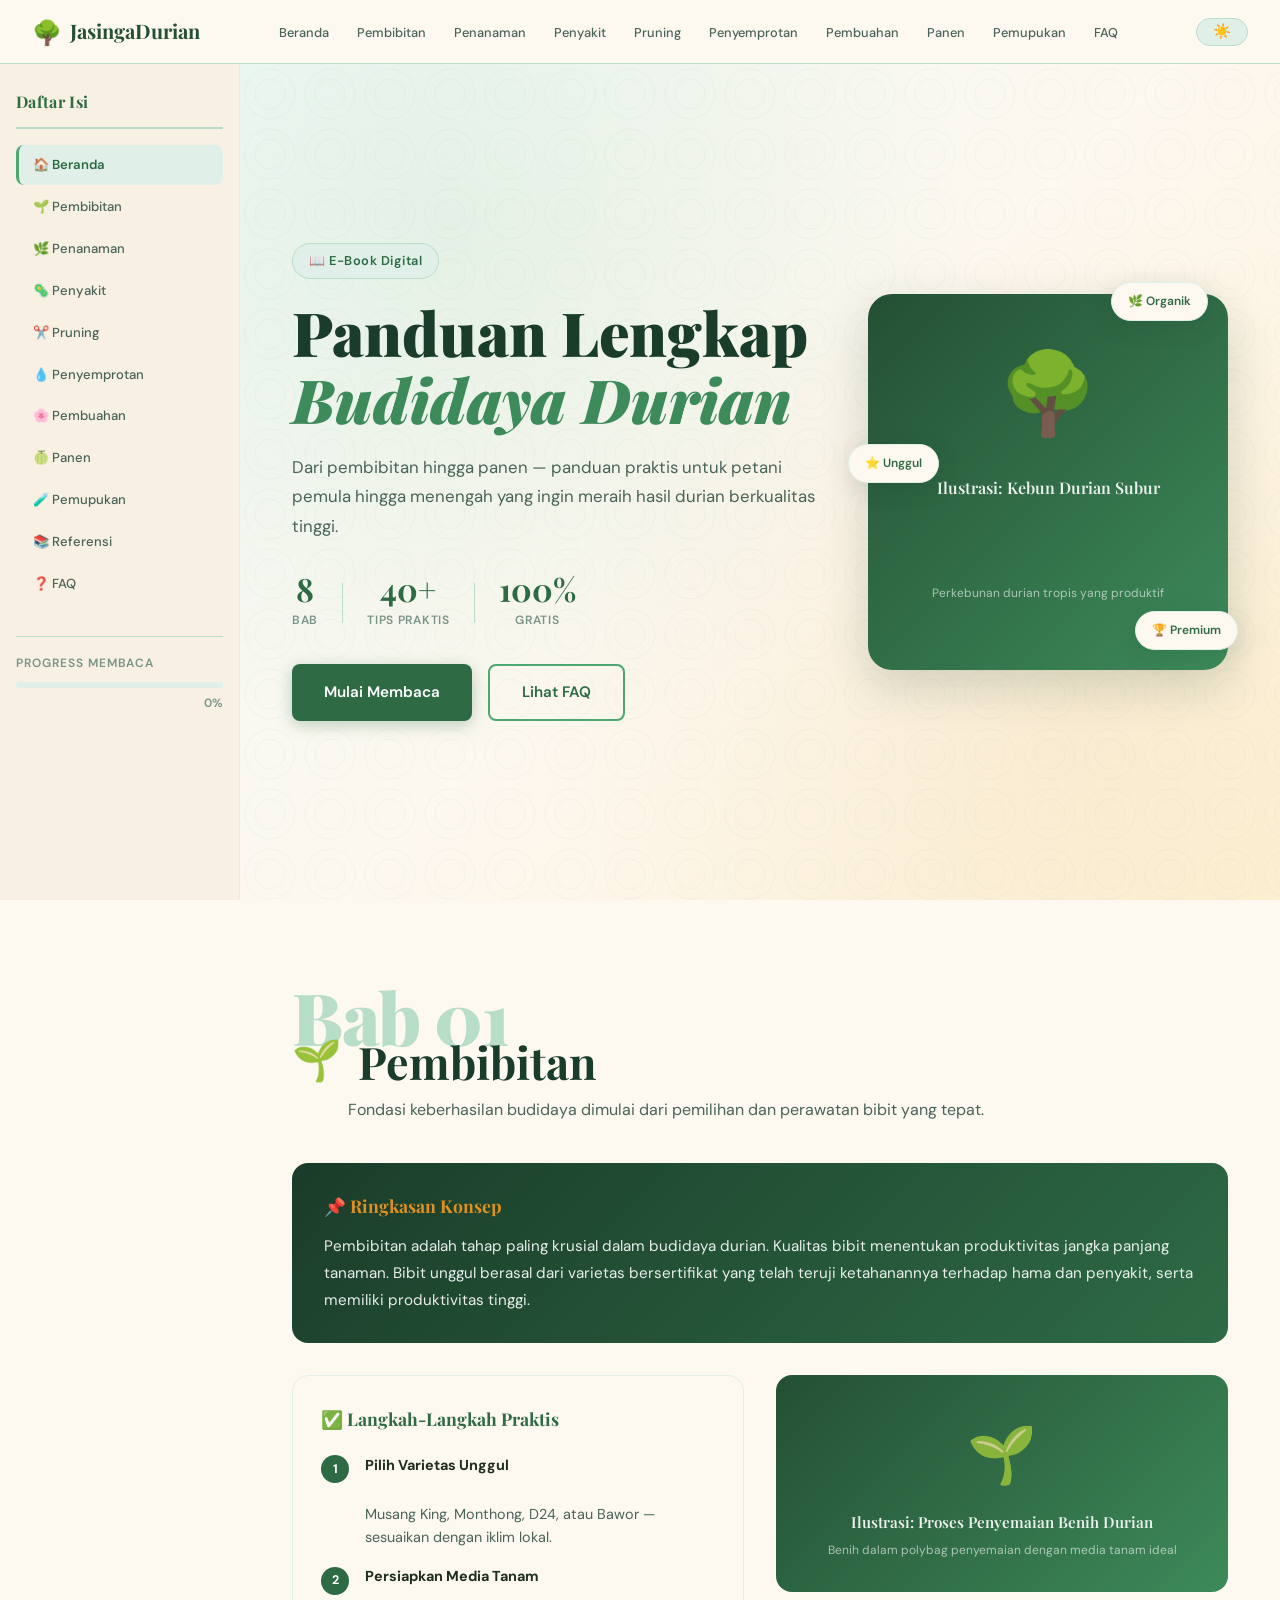
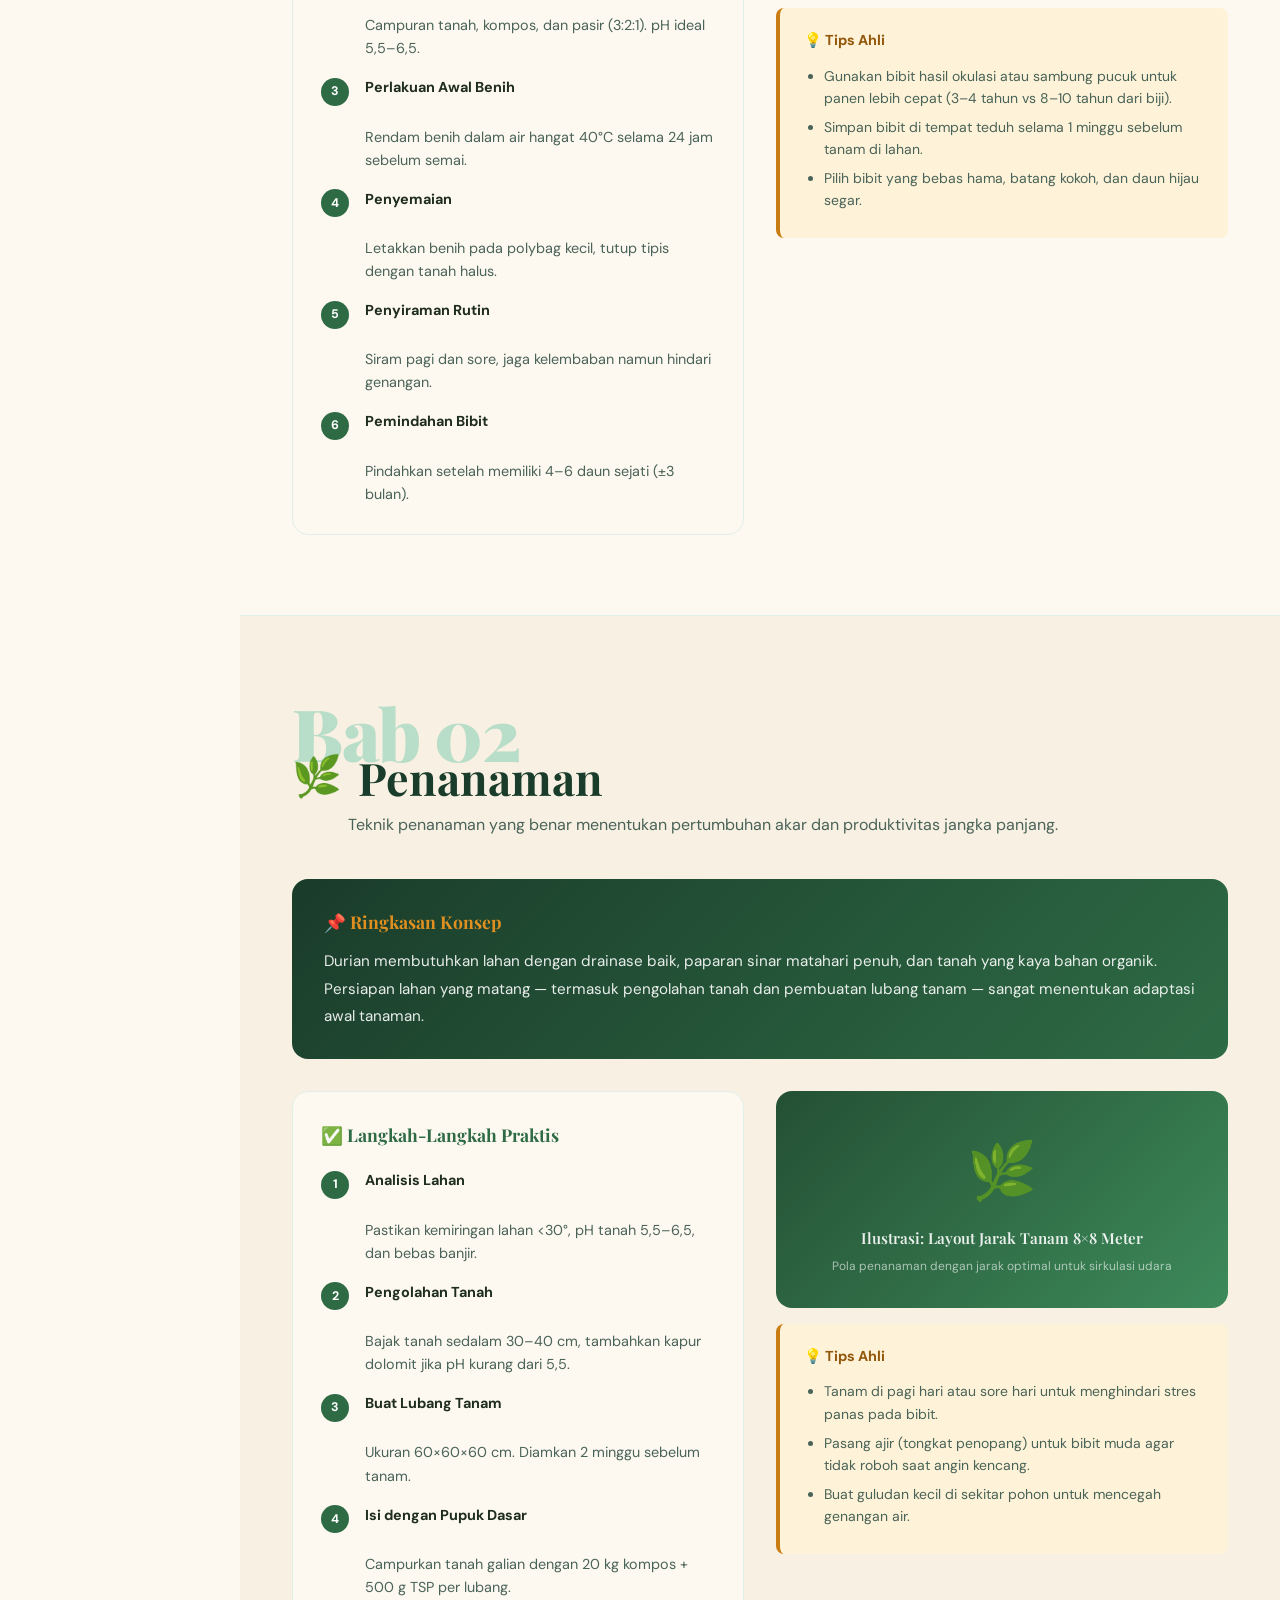
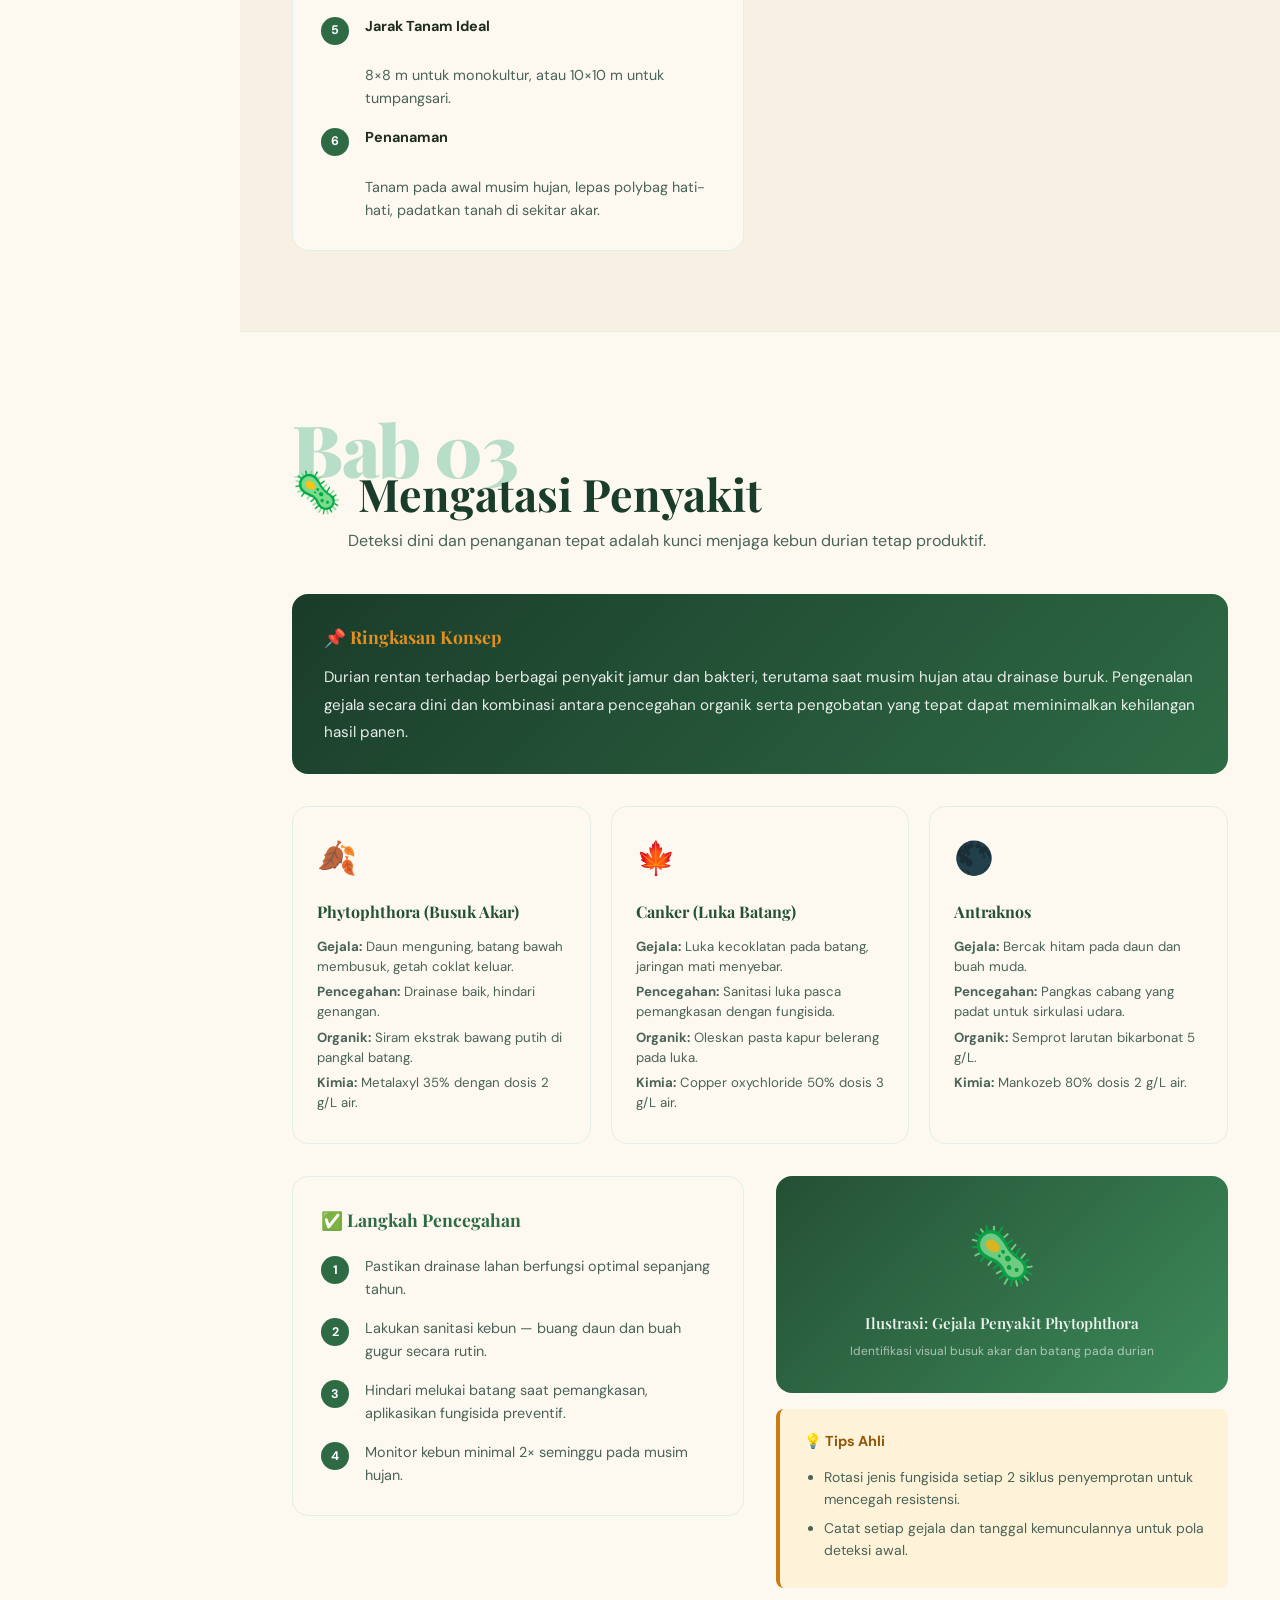
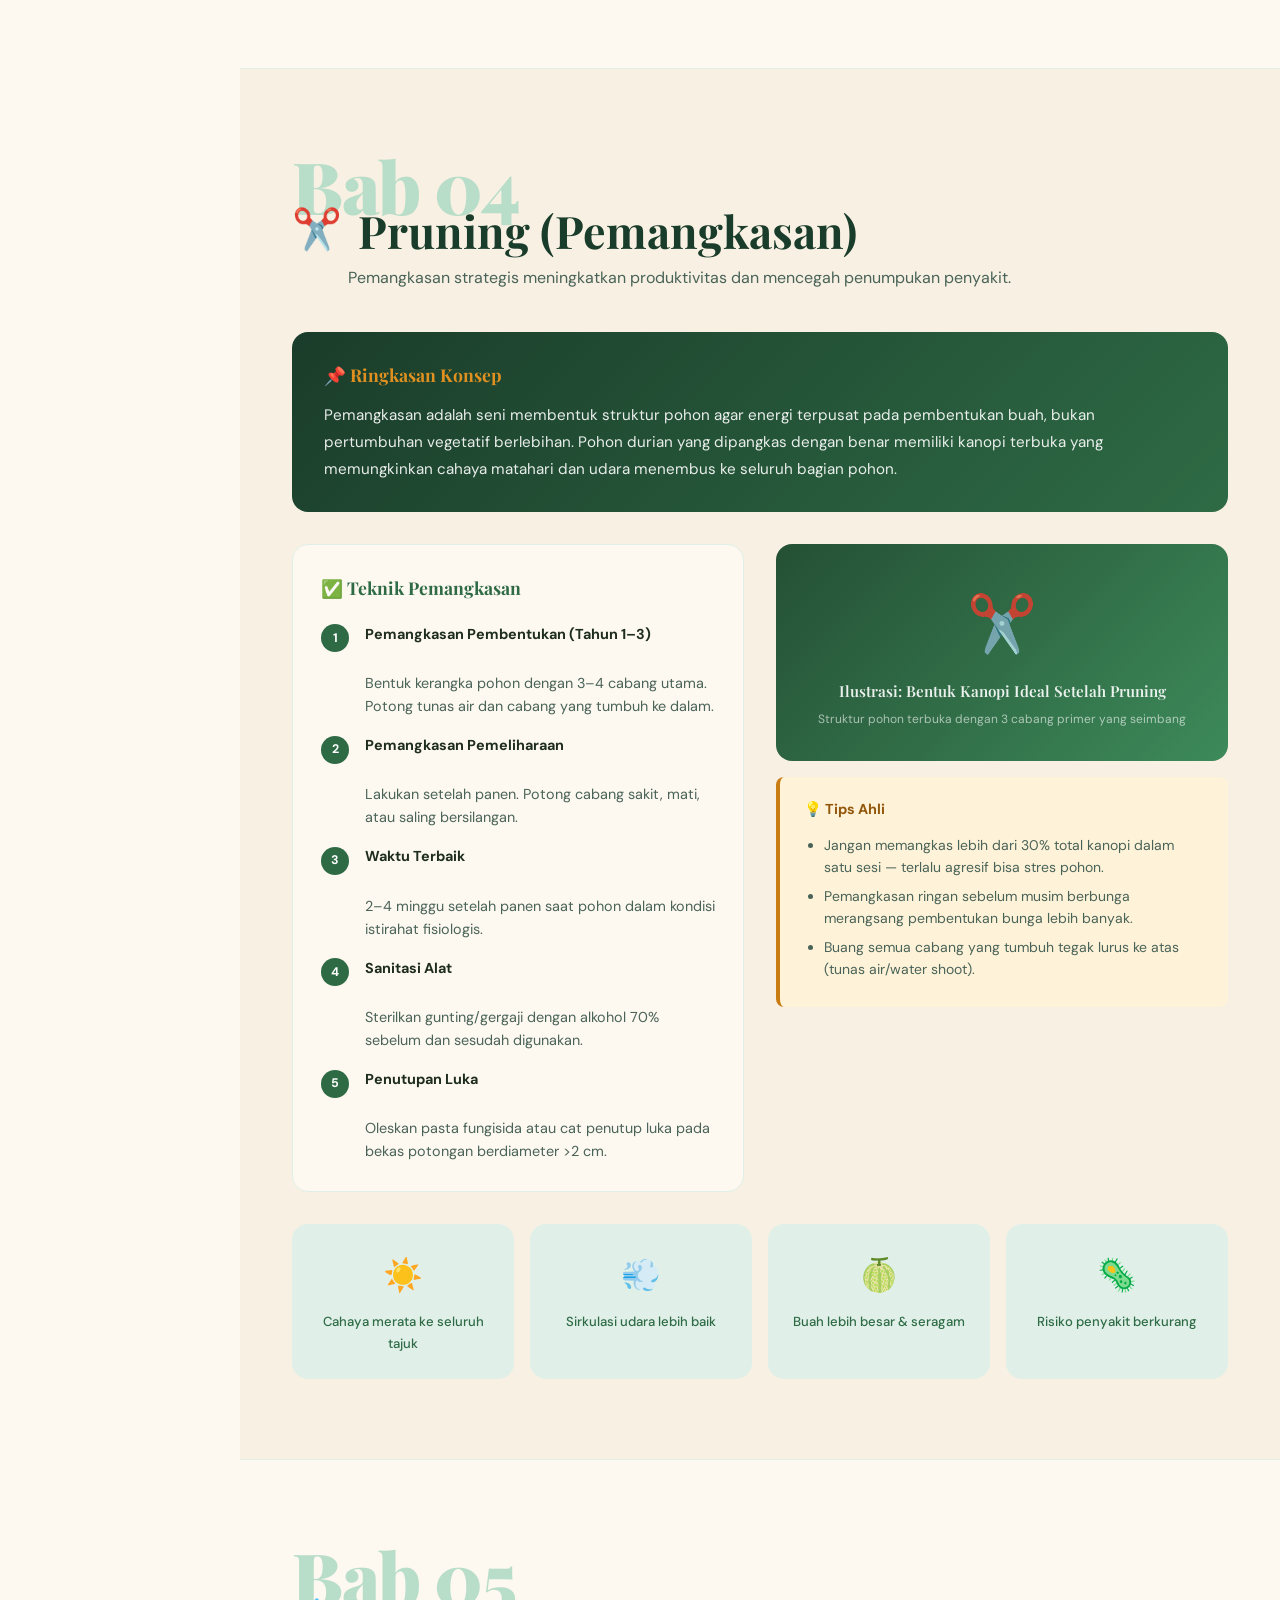
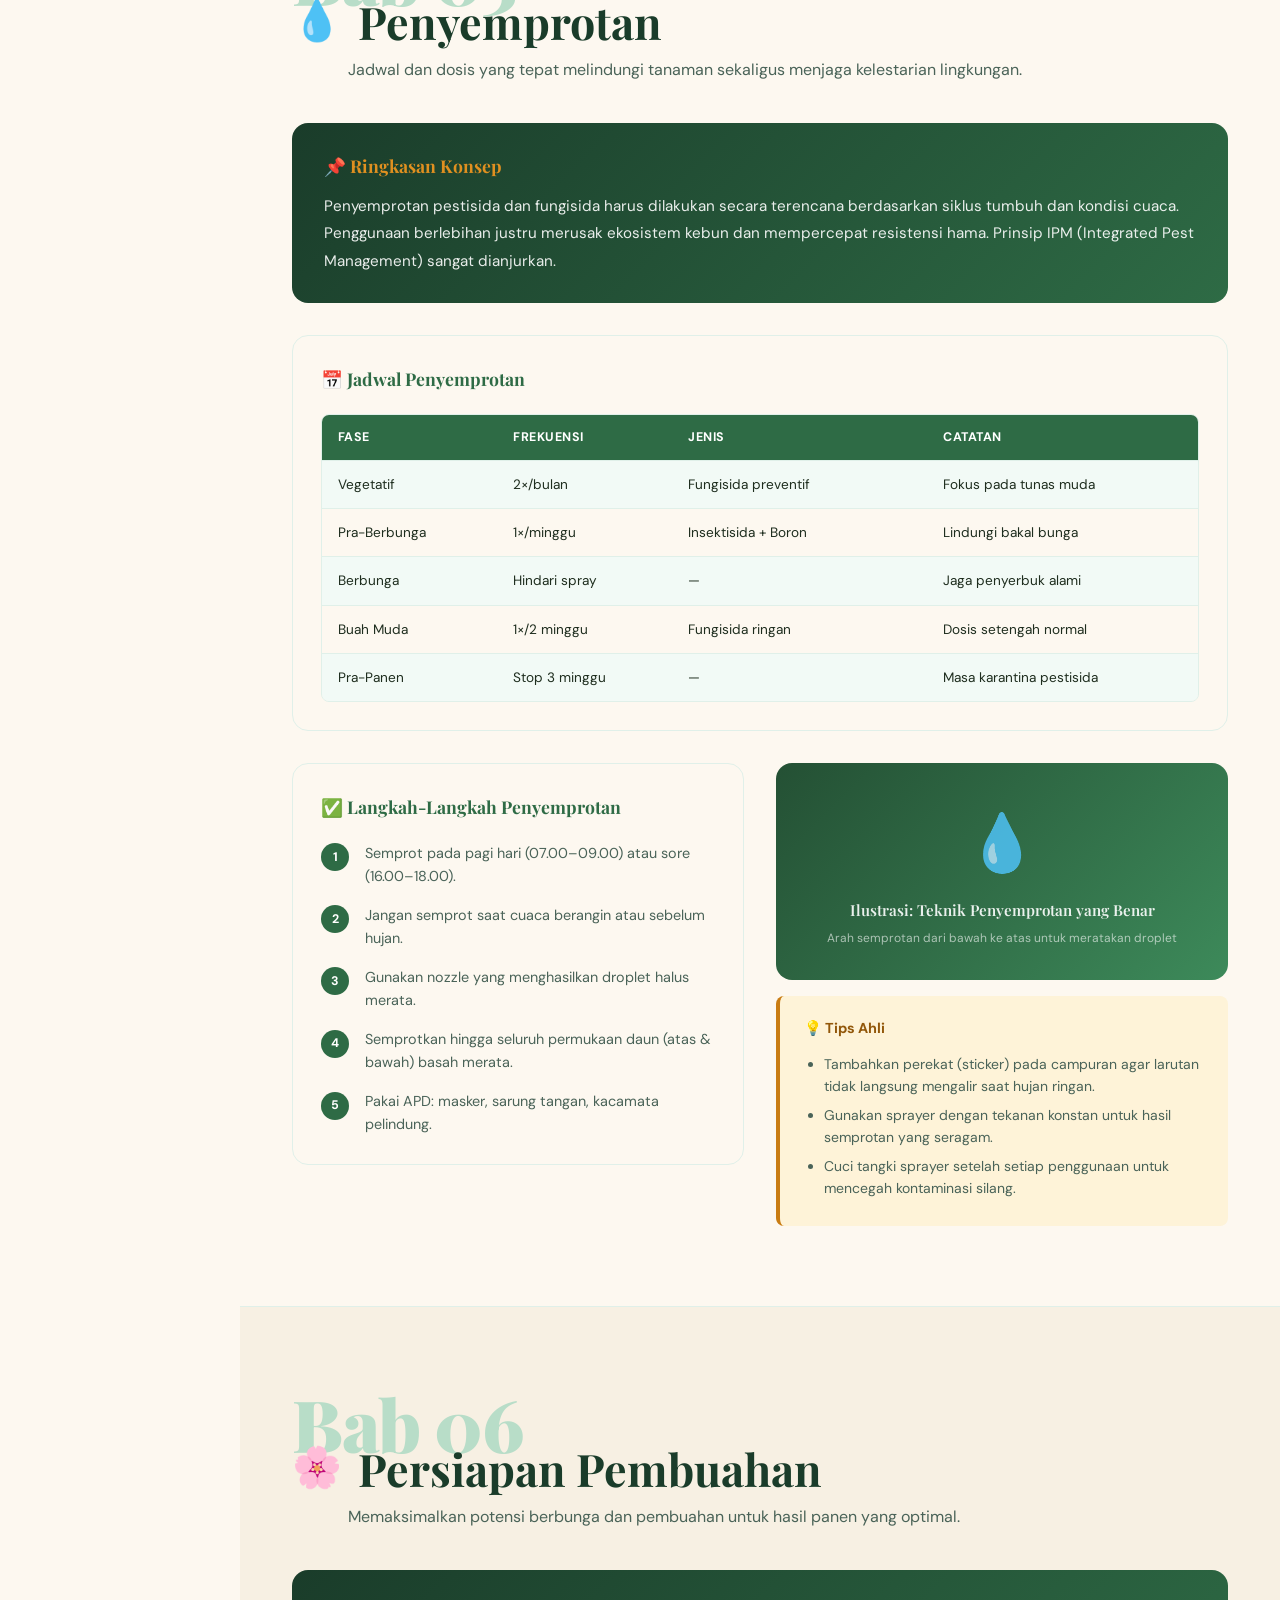
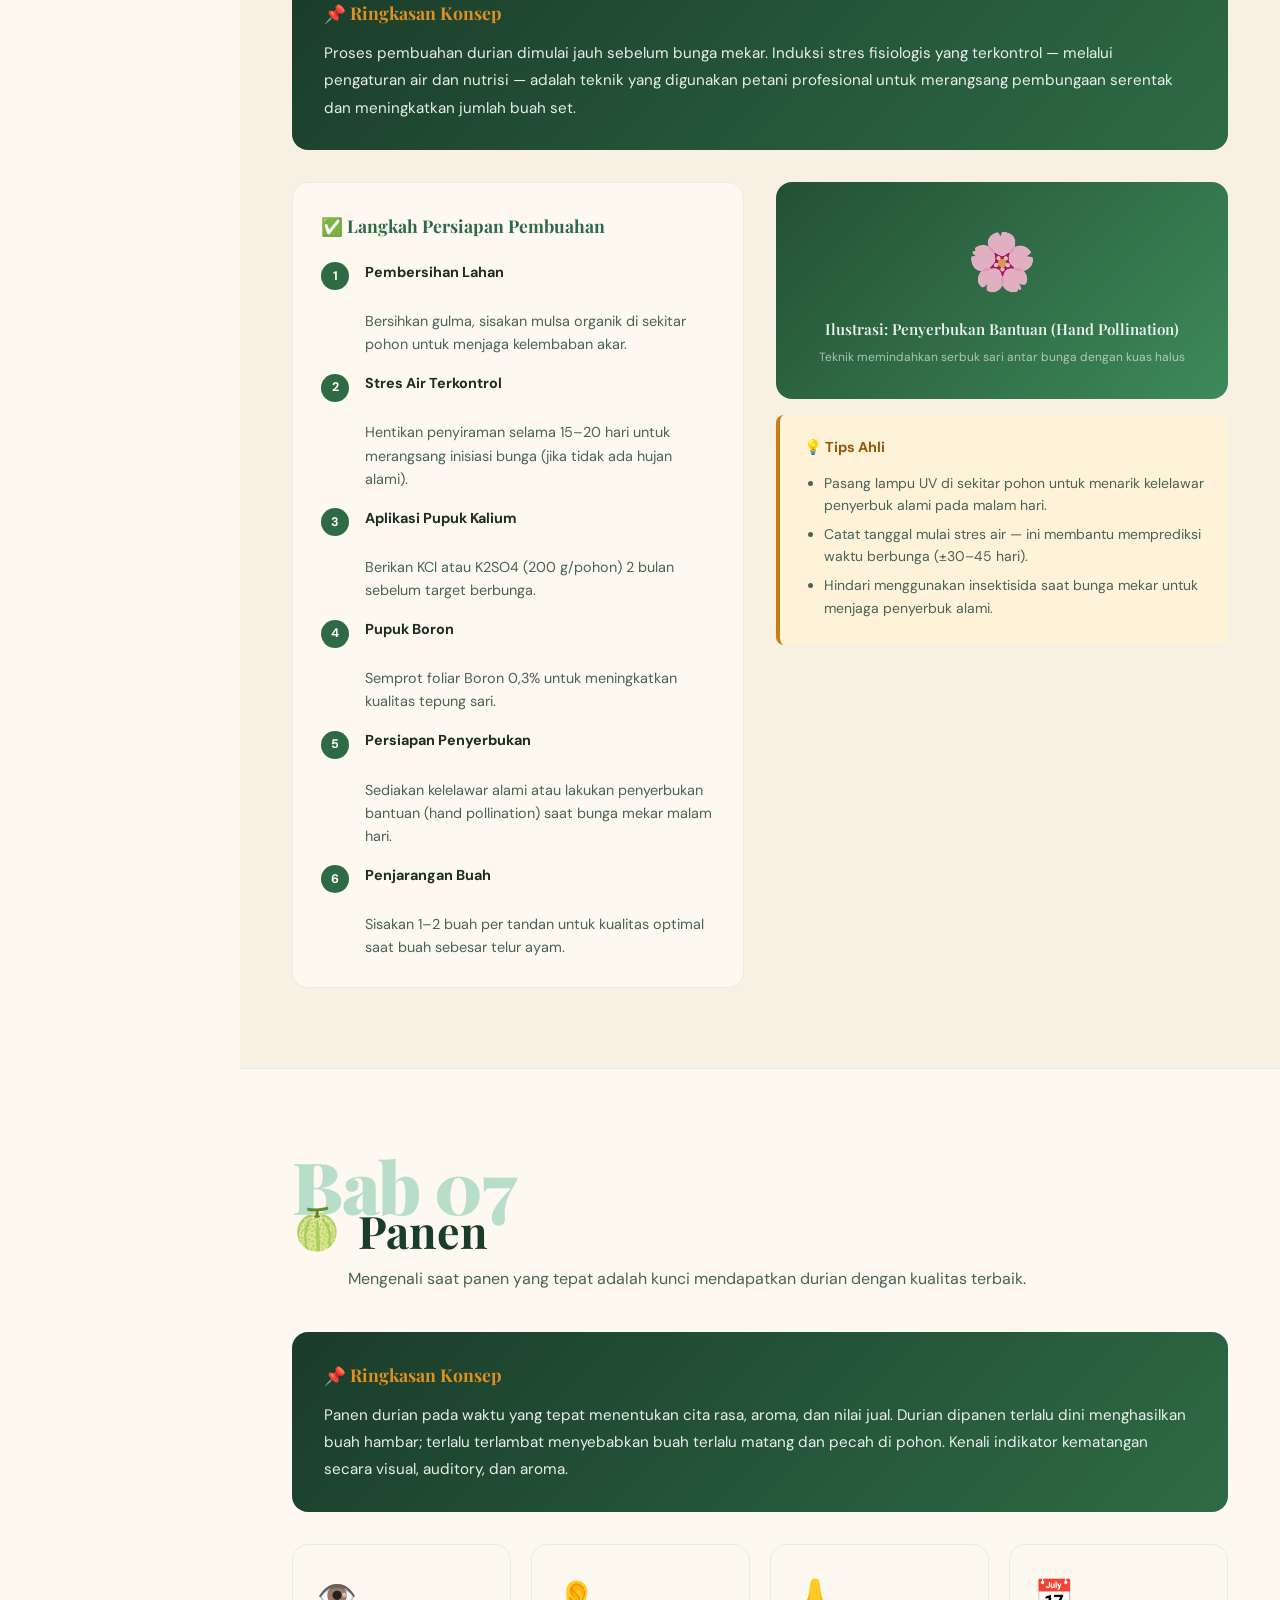
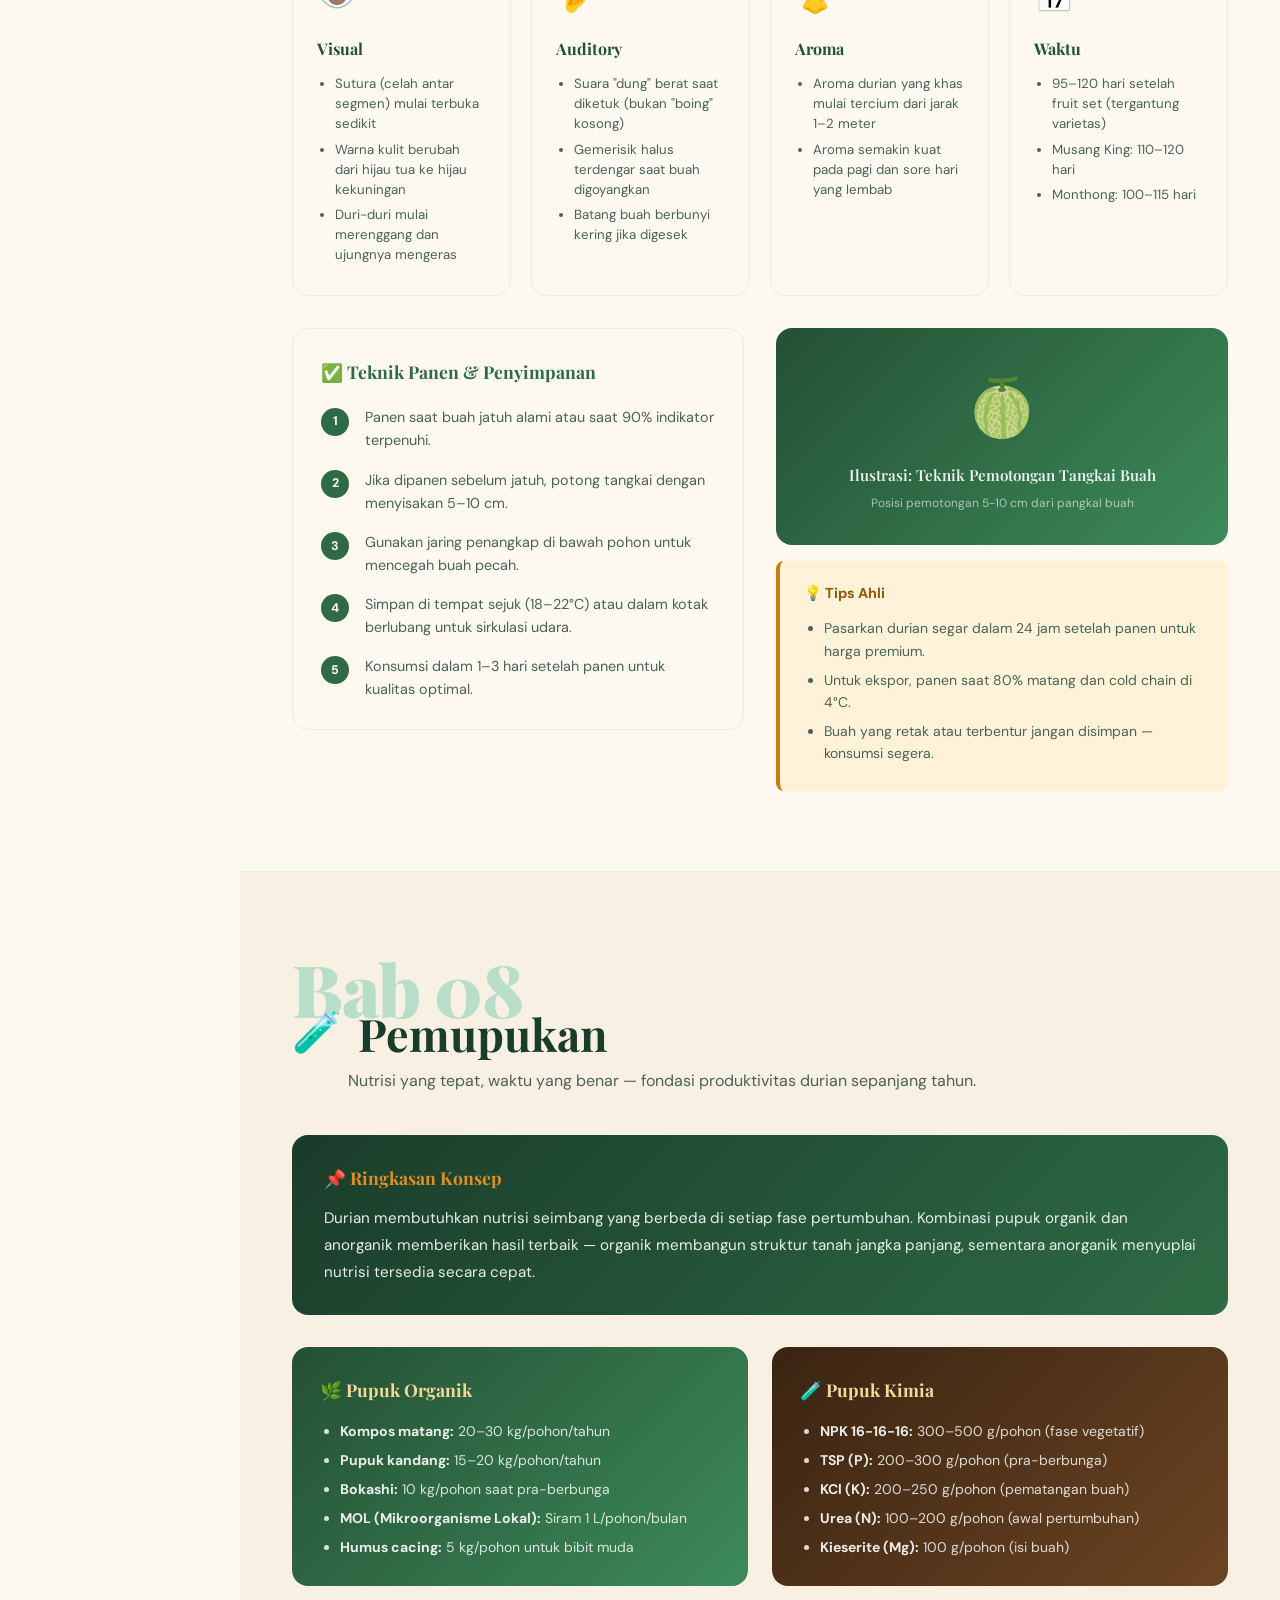
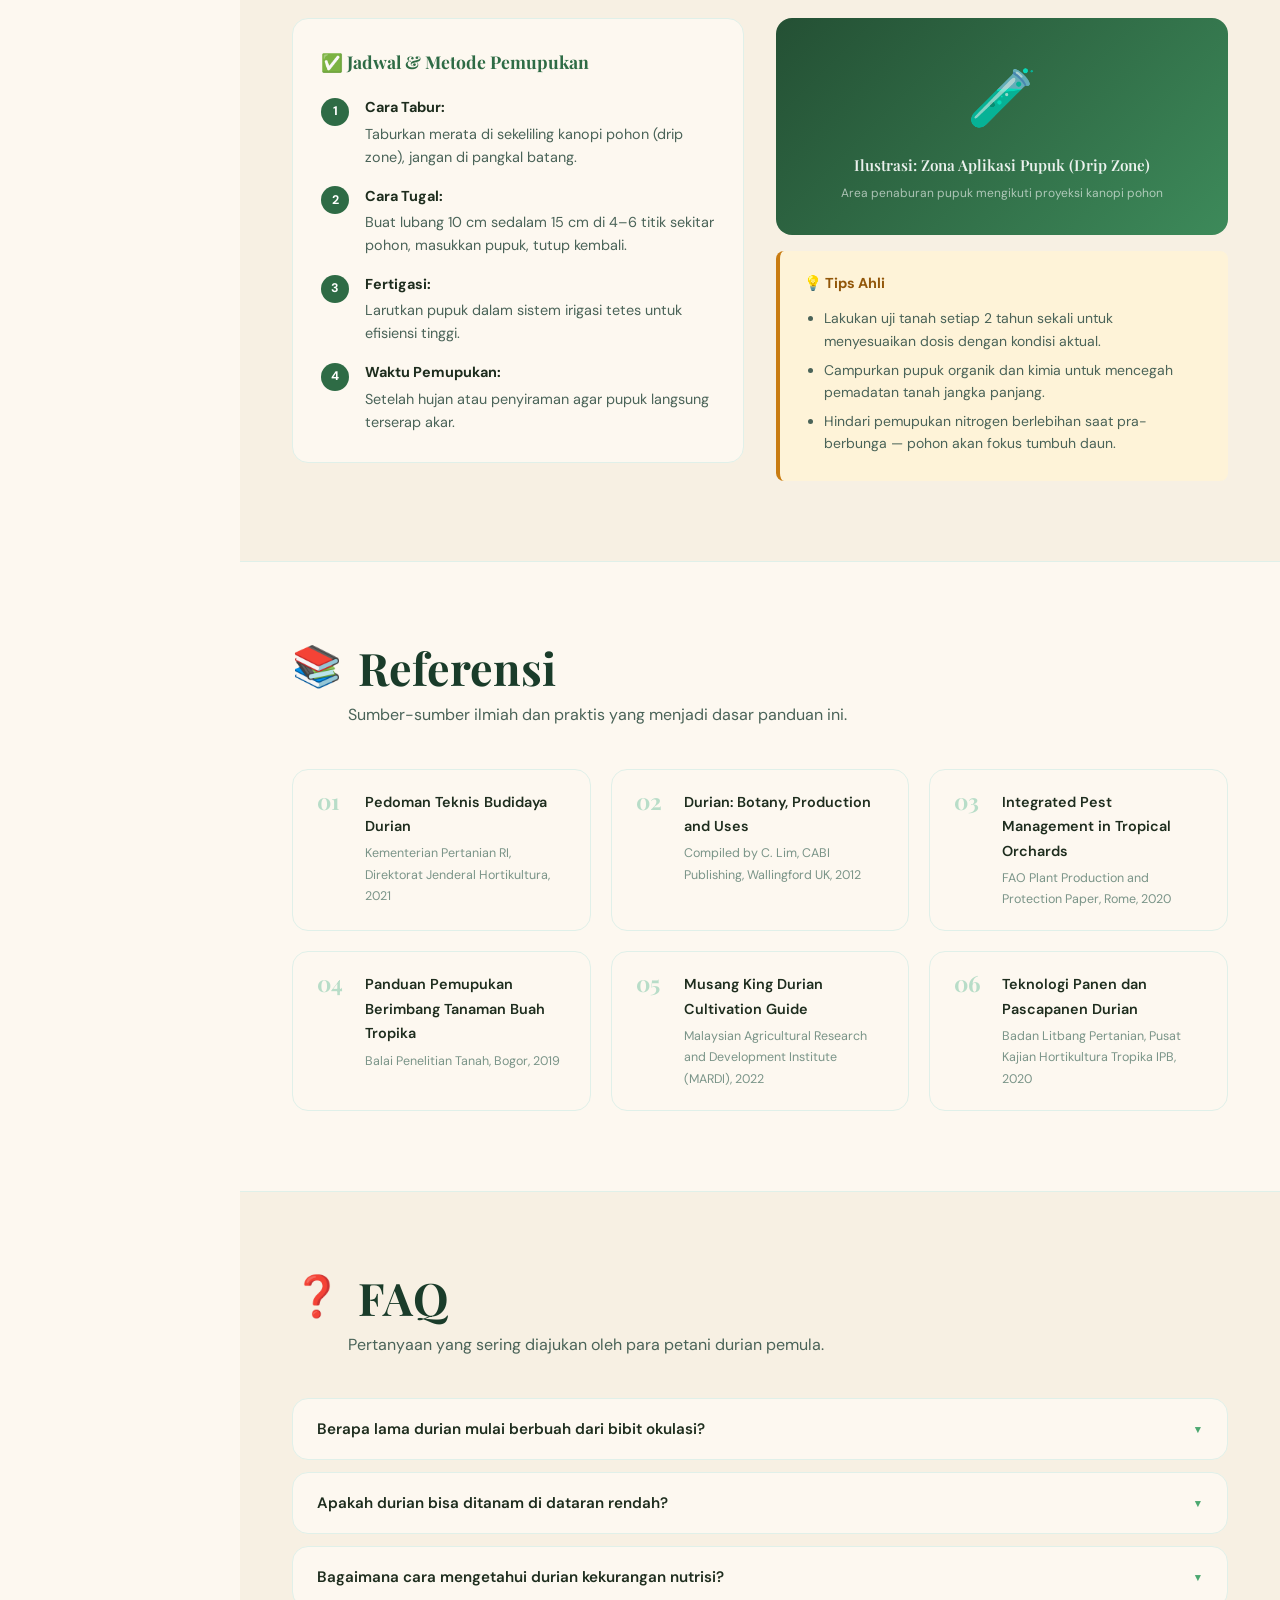
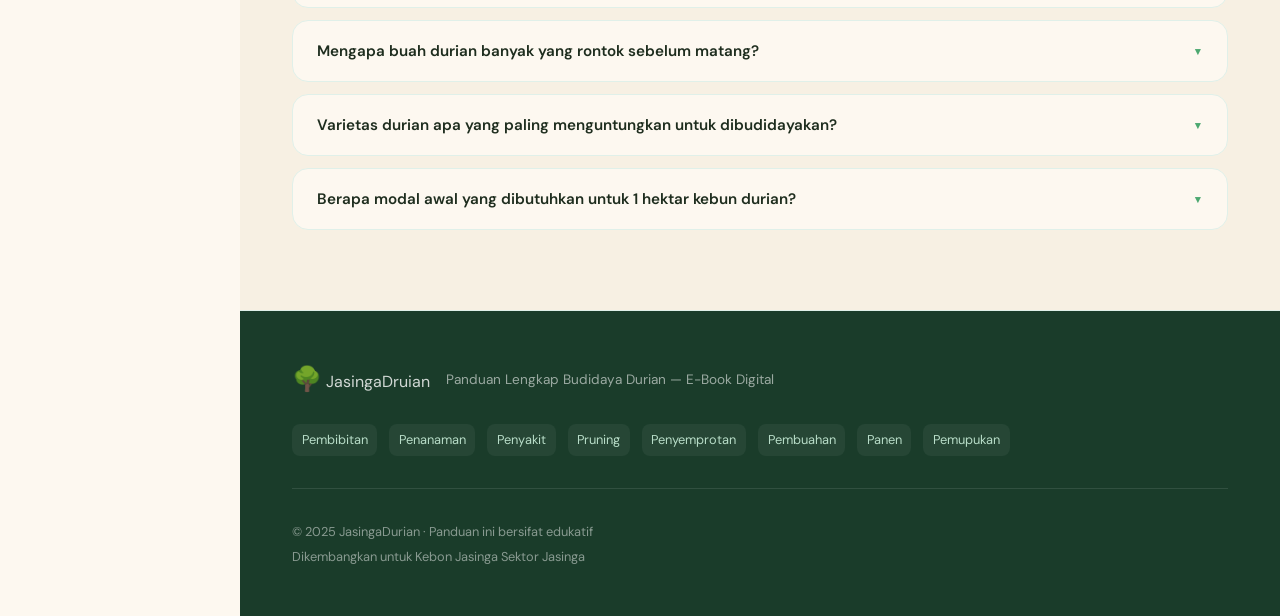
<file: tst.html>
<!DOCTYPE html>
<html lang="id" data-theme="light">
<head>
  <meta charset="UTF-8" />
  <meta name="viewport" content="width=device-width, initial-scale=1.0" />
  <title>Panduan Lengkap Budidaya Durian</title>
  <link rel="stylesheet" href="style.css" />
  <!-- Google Fonts: Playfair Display + DM Sans -->
  <link rel="preconnect" href="https://fonts.googleapis.com" />
  <link rel="preconnect" href="https://fonts.gstatic.com" crossorigin />
  <link href="https://fonts.googleapis.com/css2?family=Playfair+Display:ital,wght@0,400;0,700;0,900;1,400&family=DM+Sans:wght@300;400;500;600&display=swap" rel="stylesheet" />
</head>
<body>

  <!-- ======================== NAVBAR ======================== -->
  <nav class="navbar" id="navbar">
    <div class="nav-brand">
      <span class="brand-icon">🌳</span>
      <span class="brand-text">JasingaDurian</span>
    </div>
    <button class="hamburger" id="hamburger" aria-label="Toggle menu">
      <span></span><span></span><span></span>
    </button>
    <ul class="nav-links" id="navLinks">
      <li><a href="#hero" class="nav-item">Beranda</a></li>
      <li><a href="#bab1" class="nav-item">Pembibitan</a></li>
      <li><a href="#bab2" class="nav-item">Penanaman</a></li>
      <li><a href="#bab3" class="nav-item">Penyakit</a></li>
      <li><a href="#bab4" class="nav-item">Pruning</a></li>
      <li><a href="#bab5" class="nav-item">Penyemprotan</a></li>
      <li><a href="#bab6" class="nav-item">Pembuahan</a></li>
      <li><a href="#bab7" class="nav-item">Panen</a></li>
      <li><a href="#bab8" class="nav-item">Pemupukan</a></li>
      <li><a href="#faq" class="nav-item">FAQ</a></li>
    </ul>
    <!-- Dark Mode Toggle -->
    <button class="theme-toggle" id="themeToggle" aria-label="Toggle dark mode">
      <span class="toggle-icon sun">☀️</span>
      <span class="toggle-icon moon">🌙</span>
    </button>
  </nav>

  <!-- ======================== SIDEBAR (desktop) ======================== -->
  <aside class="sidebar" id="sidebar">
    <div class="sidebar-header">Daftar Isi</div>
    <nav class="sidebar-nav">
      <a href="#hero" class="sidebar-link active" data-section="hero">🏠 Beranda</a>
      <a href="#bab1" class="sidebar-link" data-section="bab1">🌱 Pembibitan</a>
      <a href="#bab2" class="sidebar-link" data-section="bab2">🌿 Penanaman</a>
      <a href="#bab3" class="sidebar-link" data-section="bab3">🦠 Penyakit</a>
      <a href="#bab4" class="sidebar-link" data-section="bab4">✂️ Pruning</a>
      <a href="#bab5" class="sidebar-link" data-section="bab5">💧 Penyemprotan</a>
      <a href="#bab6" class="sidebar-link" data-section="bab6">🌸 Pembuahan</a>
      <a href="#bab7" class="sidebar-link" data-section="bab7">🍈 Panen</a>
      <a href="#bab8" class="sidebar-link" data-section="bab8">🧪 Pemupukan</a>
      <a href="#referensi" class="sidebar-link" data-section="referensi">📚 Referensi</a>
      <a href="#faq" class="sidebar-link" data-section="faq">❓ FAQ</a>
    </nav>
    <!-- Progress bar -->
    <div class="reading-progress">
      <div class="progress-label">Progress Membaca</div>
      <div class="progress-track">
        <div class="progress-fill" id="progressFill"></div>
      </div>
      <div class="progress-pct" id="progressPct">0%</div>
    </div>
  </aside>

  <!-- ======================== MAIN WRAPPER ======================== -->
  <div class="main-wrapper">

    <!-- ===== HERO ===== -->
    <section class="hero" id="hero">
      <div class="hero-bg-pattern"></div>
      <div class="hero-content">
        <div class="hero-badge reveal">📖 E-Book Digital</div>
        <h1 class="hero-title reveal">
          Panduan Lengkap<br />
          <em>Budidaya Durian</em>
        </h1>
        <p class="hero-subtitle reveal">
          Dari pembibitan hingga panen — panduan praktis untuk petani pemula hingga menengah
          yang ingin meraih hasil durian berkualitas tinggi.
        </p>
        <div class="hero-stats reveal">
          <div class="stat"><span class="stat-num">8</span><span class="stat-label">Bab</span></div>
          <div class="stat-divider"></div>
          <div class="stat"><span class="stat-num">40+</span><span class="stat-label">Tips Praktis</span></div>
          <div class="stat-divider"></div>
          <div class="stat"><span class="stat-num">100%</span><span class="stat-label">Gratis</span></div>
        </div>
        <div class="hero-actions reveal">
          <a href="#bab1" class="btn-primary">Mulai Membaca</a>
          <a href="#faq" class="btn-outline">Lihat FAQ</a>
        </div>
      </div>
      <div class="hero-illustration reveal">
        <div class="illus-frame">
          <div class="illus-placeholder">
            🌳
            <p>Ilustrasi: Kebun Durian Subur</p>
            <small>Perkebunan durian tropis yang produktif</small>
          </div>
        </div>
        <!-- Floating badges -->
        <div class="float-badge badge-top">🌿 Organik</div>
        <div class="float-badge badge-mid">⭐ Unggul</div>
        <div class="float-badge badge-bot">🏆 Premium</div>
      </div>
    </section>

    <!-- ===== BAB 1: PEMBIBITAN ===== -->
    <section class="chapter" id="bab1">
      <div class="chapter-number reveal">Bab 01</div>
      <div class="chapter-header reveal">
        <div class="chapter-icon">🌱</div>
        <h2 class="chapter-title">Pembibitan</h2>
        <p class="chapter-desc">Fondasi keberhasilan budidaya dimulai dari pemilihan dan perawatan bibit yang tepat.</p>
      </div>

      <div class="chapter-body">
        <div class="concept-card reveal">
          <h3>📌 Ringkasan Konsep</h3>
          <p>Pembibitan adalah tahap paling krusial dalam budidaya durian. Kualitas bibit menentukan produktivitas jangka panjang tanaman. Bibit unggul berasal dari varietas bersertifikat yang telah teruji ketahanannya terhadap hama dan penyakit, serta memiliki produktivitas tinggi.</p>
        </div>

        <div class="two-col reveal">
          <div class="steps-card">
            <h3>✅ Langkah-Langkah Praktis</h3>
            <ul class="steps-list">
              <li><span class="step-num">1</span><div><strong>Pilih Varietas Unggul</strong><br/>Musang King, Monthong, D24, atau Bawor — sesuaikan dengan iklim lokal.</div></li>
              <li><span class="step-num">2</span><div><strong>Persiapkan Media Tanam</strong><br/>Campuran tanah, kompos, dan pasir (3:2:1). pH ideal 5,5–6,5.</div></li>
              <li><span class="step-num">3</span><div><strong>Perlakuan Awal Benih</strong><br/>Rendam benih dalam air hangat 40°C selama 24 jam sebelum semai.</div></li>
              <li><span class="step-num">4</span><div><strong>Penyemaian</strong><br/>Letakkan benih pada polybag kecil, tutup tipis dengan tanah halus.</div></li>
              <li><span class="step-num">5</span><div><strong>Penyiraman Rutin</strong><br/>Siram pagi dan sore, jaga kelembaban namun hindari genangan.</div></li>
              <li><span class="step-num">6</span><div><strong>Pemindahan Bibit</strong><br/>Pindahkan setelah memiliki 4–6 daun sejati (±3 bulan).</div></li>
            </ul>
          </div>

          <div class="illus-card reveal">
            <div class="chapter-illus">🌱<p>Ilustrasi: Proses Penyemaian Benih Durian</p><small>Benih dalam polybag penyemaian dengan media tanam ideal</small></div>
            <div class="tip-box">
              <div class="tip-header">💡 Tips Ahli</div>
              <ul>
                <li>Gunakan bibit hasil okulasi atau sambung pucuk untuk panen lebih cepat (3–4 tahun vs 8–10 tahun dari biji).</li>
                <li>Simpan bibit di tempat teduh selama 1 minggu sebelum tanam di lahan.</li>
                <li>Pilih bibit yang bebas hama, batang kokoh, dan daun hijau segar.</li>
              </ul>
            </div>
          </div>
        </div>
      </div>
    </section>

    <!-- ===== BAB 2: PENANAMAN ===== -->
    <section class="chapter chapter-alt" id="bab2">
      <div class="chapter-number reveal">Bab 02</div>
      <div class="chapter-header reveal">
        <div class="chapter-icon">🌿</div>
        <h2 class="chapter-title">Penanaman</h2>
        <p class="chapter-desc">Teknik penanaman yang benar menentukan pertumbuhan akar dan produktivitas jangka panjang.</p>
      </div>

      <div class="chapter-body">
        <div class="concept-card reveal">
          <h3>📌 Ringkasan Konsep</h3>
          <p>Durian membutuhkan lahan dengan drainase baik, paparan sinar matahari penuh, dan tanah yang kaya bahan organik. Persiapan lahan yang matang — termasuk pengolahan tanah dan pembuatan lubang tanam — sangat menentukan adaptasi awal tanaman.</p>
        </div>

        <div class="two-col reveal">
          <div class="steps-card">
            <h3>✅ Langkah-Langkah Praktis</h3>
            <ul class="steps-list">
              <li><span class="step-num">1</span><div><strong>Analisis Lahan</strong><br/>Pastikan kemiringan lahan &lt;30°, pH tanah 5,5–6,5, dan bebas banjir.</div></li>
              <li><span class="step-num">2</span><div><strong>Pengolahan Tanah</strong><br/>Bajak tanah sedalam 30–40 cm, tambahkan kapur dolomit jika pH kurang dari 5,5.</div></li>
              <li><span class="step-num">3</span><div><strong>Buat Lubang Tanam</strong><br/>Ukuran 60×60×60 cm. Diamkan 2 minggu sebelum tanam.</div></li>
              <li><span class="step-num">4</span><div><strong>Isi dengan Pupuk Dasar</strong><br/>Campurkan tanah galian dengan 20 kg kompos + 500 g TSP per lubang.</div></li>
              <li><span class="step-num">5</span><div><strong>Jarak Tanam Ideal</strong><br/>8×8 m untuk monokultur, atau 10×10 m untuk tumpangsari.</div></li>
              <li><span class="step-num">6</span><div><strong>Penanaman</strong><br/>Tanam pada awal musim hujan, lepas polybag hati-hati, padatkan tanah di sekitar akar.</div></li>
            </ul>
          </div>

          <div class="illus-card reveal">
            <div class="chapter-illus">🌿<p>Ilustrasi: Layout Jarak Tanam 8×8 Meter</p><small>Pola penanaman dengan jarak optimal untuk sirkulasi udara</small></div>
            <div class="tip-box">
              <div class="tip-header">💡 Tips Ahli</div>
              <ul>
                <li>Tanam di pagi hari atau sore hari untuk menghindari stres panas pada bibit.</li>
                <li>Pasang ajir (tongkat penopang) untuk bibit muda agar tidak roboh saat angin kencang.</li>
                <li>Buat guludan kecil di sekitar pohon untuk mencegah genangan air.</li>
              </ul>
            </div>
          </div>
        </div>
      </div>
    </section>

    <!-- ===== BAB 3: PENYAKIT ===== -->
    <section class="chapter" id="bab3">
      <div class="chapter-number reveal">Bab 03</div>
      <div class="chapter-header reveal">
        <div class="chapter-icon">🦠</div>
        <h2 class="chapter-title">Mengatasi Penyakit</h2>
        <p class="chapter-desc">Deteksi dini dan penanganan tepat adalah kunci menjaga kebun durian tetap produktif.</p>
      </div>

      <div class="chapter-body">
        <div class="concept-card reveal">
          <h3>📌 Ringkasan Konsep</h3>
          <p>Durian rentan terhadap berbagai penyakit jamur dan bakteri, terutama saat musim hujan atau drainase buruk. Pengenalan gejala secara dini dan kombinasi antara pencegahan organik serta pengobatan yang tepat dapat meminimalkan kehilangan hasil panen.</p>
        </div>

        <!-- Disease cards -->
        <div class="disease-grid reveal">
          <div class="disease-card">
            <div class="disease-icon">🍂</div>
            <h4>Phytophthora (Busuk Akar)</h4>
            <p><strong>Gejala:</strong> Daun menguning, batang bawah membusuk, getah coklat keluar.</p>
            <p><strong>Pencegahan:</strong> Drainase baik, hindari genangan.</p>
            <p><strong>Organik:</strong> Siram ekstrak bawang putih di pangkal batang.</p>
            <p><strong>Kimia:</strong> Metalaxyl 35% dengan dosis 2 g/L air.</p>
          </div>
          <div class="disease-card">
            <div class="disease-icon">🍁</div>
            <h4>Canker (Luka Batang)</h4>
            <p><strong>Gejala:</strong> Luka kecoklatan pada batang, jaringan mati menyebar.</p>
            <p><strong>Pencegahan:</strong> Sanitasi luka pasca pemangkasan dengan fungisida.</p>
            <p><strong>Organik:</strong> Oleskan pasta kapur belerang pada luka.</p>
            <p><strong>Kimia:</strong> Copper oxychloride 50% dosis 3 g/L air.</p>
          </div>
          <div class="disease-card">
            <div class="disease-icon">🌑</div>
            <h4>Antraknos</h4>
            <p><strong>Gejala:</strong> Bercak hitam pada daun dan buah muda.</p>
            <p><strong>Pencegahan:</strong> Pangkas cabang yang padat untuk sirkulasi udara.</p>
            <p><strong>Organik:</strong> Semprot larutan bikarbonat 5 g/L.</p>
            <p><strong>Kimia:</strong> Mankozeb 80% dosis 2 g/L air.</p>
          </div>
        </div>

        <div class="two-col reveal" style="margin-top:2rem;">
          <div class="steps-card">
            <h3>✅ Langkah Pencegahan</h3>
            <ul class="steps-list">
              <li><span class="step-num">1</span><div>Pastikan drainase lahan berfungsi optimal sepanjang tahun.</div></li>
              <li><span class="step-num">2</span><div>Lakukan sanitasi kebun — buang daun dan buah gugur secara rutin.</div></li>
              <li><span class="step-num">3</span><div>Hindari melukai batang saat pemangkasan, aplikasikan fungisida preventif.</div></li>
              <li><span class="step-num">4</span><div>Monitor kebun minimal 2× seminggu pada musim hujan.</div></li>
            </ul>
          </div>
          <div class="illus-card reveal">
            <div class="chapter-illus">🦠<p>Ilustrasi: Gejala Penyakit Phytophthora</p><small>Identifikasi visual busuk akar dan batang pada durian</small></div>
            <div class="tip-box">
              <div class="tip-header">💡 Tips Ahli</div>
              <ul>
                <li>Rotasi jenis fungisida setiap 2 siklus penyemprotan untuk mencegah resistensi.</li>
                <li>Catat setiap gejala dan tanggal kemunculannya untuk pola deteksi awal.</li>
              </ul>
            </div>
          </div>
        </div>
      </div>
    </section>

    <!-- ===== BAB 4: PRUNING ===== -->
    <section class="chapter chapter-alt" id="bab4">
      <div class="chapter-number reveal">Bab 04</div>
      <div class="chapter-header reveal">
        <div class="chapter-icon">✂️</div>
        <h2 class="chapter-title">Pruning (Pemangkasan)</h2>
        <p class="chapter-desc">Pemangkasan strategis meningkatkan produktivitas dan mencegah penumpukan penyakit.</p>
      </div>

      <div class="chapter-body">
        <div class="concept-card reveal">
          <h3>📌 Ringkasan Konsep</h3>
          <p>Pemangkasan adalah seni membentuk struktur pohon agar energi terpusat pada pembentukan buah, bukan pertumbuhan vegetatif berlebihan. Pohon durian yang dipangkas dengan benar memiliki kanopi terbuka yang memungkinkan cahaya matahari dan udara menembus ke seluruh bagian pohon.</p>
        </div>

        <div class="two-col reveal">
          <div class="steps-card">
            <h3>✅ Teknik Pemangkasan</h3>
            <ul class="steps-list">
              <li><span class="step-num">1</span><div><strong>Pemangkasan Pembentukan (Tahun 1–3)</strong><br/>Bentuk kerangka pohon dengan 3–4 cabang utama. Potong tunas air dan cabang yang tumbuh ke dalam.</div></li>
              <li><span class="step-num">2</span><div><strong>Pemangkasan Pemeliharaan</strong><br/>Lakukan setelah panen. Potong cabang sakit, mati, atau saling bersilangan.</div></li>
              <li><span class="step-num">3</span><div><strong>Waktu Terbaik</strong><br/>2–4 minggu setelah panen saat pohon dalam kondisi istirahat fisiologis.</div></li>
              <li><span class="step-num">4</span><div><strong>Sanitasi Alat</strong><br/>Sterilkan gunting/gergaji dengan alkohol 70% sebelum dan sesudah digunakan.</div></li>
              <li><span class="step-num">5</span><div><strong>Penutupan Luka</strong><br/>Oleskan pasta fungisida atau cat penutup luka pada bekas potongan berdiameter &gt;2 cm.</div></li>
            </ul>
          </div>
          <div class="illus-card reveal">
            <div class="chapter-illus">✂️<p>Ilustrasi: Bentuk Kanopi Ideal Setelah Pruning</p><small>Struktur pohon terbuka dengan 3 cabang primer yang seimbang</small></div>
            <div class="tip-box">
              <div class="tip-header">💡 Tips Ahli</div>
              <ul>
                <li>Jangan memangkas lebih dari 30% total kanopi dalam satu sesi — terlalu agresif bisa stres pohon.</li>
                <li>Pemangkasan ringan sebelum musim berbunga merangsang pembentukan bunga lebih banyak.</li>
                <li>Buang semua cabang yang tumbuh tegak lurus ke atas (tunas air/water shoot).</li>
              </ul>
            </div>
          </div>
        </div>

        <div class="benefit-grid reveal">
          <div class="benefit-item"><span>☀️</span><p>Cahaya merata ke seluruh tajuk</p></div>
          <div class="benefit-item"><span>💨</span><p>Sirkulasi udara lebih baik</p></div>
          <div class="benefit-item"><span>🍈</span><p>Buah lebih besar & seragam</p></div>
          <div class="benefit-item"><span>🦠</span><p>Risiko penyakit berkurang</p></div>
        </div>
      </div>
    </section>

    <!-- ===== BAB 5: PENYEMPROTAN ===== -->
    <section class="chapter" id="bab5">
      <div class="chapter-number reveal">Bab 05</div>
      <div class="chapter-header reveal">
        <div class="chapter-icon">💧</div>
        <h2 class="chapter-title">Penyemprotan</h2>
        <p class="chapter-desc">Jadwal dan dosis yang tepat melindungi tanaman sekaligus menjaga kelestarian lingkungan.</p>
      </div>

      <div class="chapter-body">
        <div class="concept-card reveal">
          <h3>📌 Ringkasan Konsep</h3>
          <p>Penyemprotan pestisida dan fungisida harus dilakukan secara terencana berdasarkan siklus tumbuh dan kondisi cuaca. Penggunaan berlebihan justru merusak ekosistem kebun dan mempercepat resistensi hama. Prinsip IPM (Integrated Pest Management) sangat dianjurkan.</p>
        </div>

        <div class="spray-schedule reveal">
          <h3>📅 Jadwal Penyemprotan</h3>
          <div class="schedule-table">
            <div class="schedule-row header">
              <span>Fase</span><span>Frekuensi</span><span>Jenis</span><span>Catatan</span>
            </div>
            <div class="schedule-row">
              <span>Vegetatif</span><span>2×/bulan</span><span>Fungisida preventif</span><span>Fokus pada tunas muda</span>
            </div>
            <div class="schedule-row">
              <span>Pra-Berbunga</span><span>1×/minggu</span><span>Insektisida + Boron</span><span>Lindungi bakal bunga</span>
            </div>
            <div class="schedule-row">
              <span>Berbunga</span><span>Hindari spray</span><span>—</span><span>Jaga penyerbuk alami</span>
            </div>
            <div class="schedule-row">
              <span>Buah Muda</span><span>1×/2 minggu</span><span>Fungisida ringan</span><span>Dosis setengah normal</span>
            </div>
            <div class="schedule-row">
              <span>Pra-Panen</span><span>Stop 3 minggu</span><span>—</span><span>Masa karantina pestisida</span>
            </div>
          </div>
        </div>

        <div class="two-col reveal">
          <div class="steps-card">
            <h3>✅ Langkah-Langkah Penyemprotan</h3>
            <ul class="steps-list">
              <li><span class="step-num">1</span><div>Semprot pada pagi hari (07.00–09.00) atau sore (16.00–18.00).</div></li>
              <li><span class="step-num">2</span><div>Jangan semprot saat cuaca berangin atau sebelum hujan.</div></li>
              <li><span class="step-num">3</span><div>Gunakan nozzle yang menghasilkan droplet halus merata.</div></li>
              <li><span class="step-num">4</span><div>Semprotkan hingga seluruh permukaan daun (atas & bawah) basah merata.</div></li>
              <li><span class="step-num">5</span><div>Pakai APD: masker, sarung tangan, kacamata pelindung.</div></li>
            </ul>
          </div>
          <div class="illus-card reveal">
            <div class="chapter-illus">💧<p>Ilustrasi: Teknik Penyemprotan yang Benar</p><small>Arah semprotan dari bawah ke atas untuk meratakan droplet</small></div>
            <div class="tip-box">
              <div class="tip-header">💡 Tips Ahli</div>
              <ul>
                <li>Tambahkan perekat (sticker) pada campuran agar larutan tidak langsung mengalir saat hujan ringan.</li>
                <li>Gunakan sprayer dengan tekanan konstan untuk hasil semprotan yang seragam.</li>
                <li>Cuci tangki sprayer setelah setiap penggunaan untuk mencegah kontaminasi silang.</li>
              </ul>
            </div>
          </div>
        </div>
      </div>
    </section>

    <!-- ===== BAB 6: PEMBUAHAN ===== -->
    <section class="chapter chapter-alt" id="bab6">
      <div class="chapter-number reveal">Bab 06</div>
      <div class="chapter-header reveal">
        <div class="chapter-icon">🌸</div>
        <h2 class="chapter-title">Persiapan Pembuahan</h2>
        <p class="chapter-desc">Memaksimalkan potensi berbunga dan pembuahan untuk hasil panen yang optimal.</p>
      </div>

      <div class="chapter-body">
        <div class="concept-card reveal">
          <h3>📌 Ringkasan Konsep</h3>
          <p>Proses pembuahan durian dimulai jauh sebelum bunga mekar. Induksi stres fisiologis yang terkontrol — melalui pengaturan air dan nutrisi — adalah teknik yang digunakan petani profesional untuk merangsang pembungaan serentak dan meningkatkan jumlah buah set.</p>
        </div>

        <div class="two-col reveal">
          <div class="steps-card">
            <h3>✅ Langkah Persiapan Pembuahan</h3>
            <ul class="steps-list">
              <li><span class="step-num">1</span><div><strong>Pembersihan Lahan</strong><br/>Bersihkan gulma, sisakan mulsa organik di sekitar pohon untuk menjaga kelembaban akar.</div></li>
              <li><span class="step-num">2</span><div><strong>Stres Air Terkontrol</strong><br/>Hentikan penyiraman selama 15–20 hari untuk merangsang inisiasi bunga (jika tidak ada hujan alami).</div></li>
              <li><span class="step-num">3</span><div><strong>Aplikasi Pupuk Kalium</strong><br/>Berikan KCl atau K2SO4 (200 g/pohon) 2 bulan sebelum target berbunga.</div></li>
              <li><span class="step-num">4</span><div><strong>Pupuk Boron</strong><br/>Semprot foliar Boron 0,3% untuk meningkatkan kualitas tepung sari.</div></li>
              <li><span class="step-num">5</span><div><strong>Persiapan Penyerbukan</strong><br/>Sediakan kelelawar alami atau lakukan penyerbukan bantuan (hand pollination) saat bunga mekar malam hari.</div></li>
              <li><span class="step-num">6</span><div><strong>Penjarangan Buah</strong><br/>Sisakan 1–2 buah per tandan untuk kualitas optimal saat buah sebesar telur ayam.</div></li>
            </ul>
          </div>
          <div class="illus-card reveal">
            <div class="chapter-illus">🌸<p>Ilustrasi: Penyerbukan Bantuan (Hand Pollination)</p><small>Teknik memindahkan serbuk sari antar bunga dengan kuas halus</small></div>
            <div class="tip-box">
              <div class="tip-header">💡 Tips Ahli</div>
              <ul>
                <li>Pasang lampu UV di sekitar pohon untuk menarik kelelawar penyerbuk alami pada malam hari.</li>
                <li>Catat tanggal mulai stres air — ini membantu memprediksi waktu berbunga (±30–45 hari).</li>
                <li>Hindari menggunakan insektisida saat bunga mekar untuk menjaga penyerbuk alami.</li>
              </ul>
            </div>
          </div>
        </div>
      </div>
    </section>

    <!-- ===== BAB 7: PANEN ===== -->
    <section class="chapter" id="bab7">
      <div class="chapter-number reveal">Bab 07</div>
      <div class="chapter-header reveal">
        <div class="chapter-icon">🍈</div>
        <h2 class="chapter-title">Panen</h2>
        <p class="chapter-desc">Mengenali saat panen yang tepat adalah kunci mendapatkan durian dengan kualitas terbaik.</p>
      </div>

      <div class="chapter-body">
        <div class="concept-card reveal">
          <h3>📌 Ringkasan Konsep</h3>
          <p>Panen durian pada waktu yang tepat menentukan cita rasa, aroma, dan nilai jual. Durian dipanen terlalu dini menghasilkan buah hambar; terlalu terlambat menyebabkan buah terlalu matang dan pecah di pohon. Kenali indikator kematangan secara visual, auditory, dan aroma.</p>
        </div>

        <div class="indicator-grid reveal">
          <div class="indicator-card">
            <div class="ind-icon">👁️</div>
            <h4>Visual</h4>
            <ul>
              <li>Sutura (celah antar segmen) mulai terbuka sedikit</li>
              <li>Warna kulit berubah dari hijau tua ke hijau kekuningan</li>
              <li>Duri-duri mulai merenggang dan ujungnya mengeras</li>
            </ul>
          </div>
          <div class="indicator-card">
            <div class="ind-icon">👂</div>
            <h4>Auditory</h4>
            <ul>
              <li>Suara "dung" berat saat diketuk (bukan "boing" kosong)</li>
              <li>Gemerisik halus terdengar saat buah digoyangkan</li>
              <li>Batang buah berbunyi kering jika digesek</li>
            </ul>
          </div>
          <div class="indicator-card">
            <div class="ind-icon">👃</div>
            <h4>Aroma</h4>
            <ul>
              <li>Aroma durian yang khas mulai tercium dari jarak 1–2 meter</li>
              <li>Aroma semakin kuat pada pagi dan sore hari yang lembab</li>
            </ul>
          </div>
          <div class="indicator-card">
            <div class="ind-icon">📅</div>
            <h4>Waktu</h4>
            <ul>
              <li>95–120 hari setelah fruit set (tergantung varietas)</li>
              <li>Musang King: 110–120 hari</li>
              <li>Monthong: 100–115 hari</li>
            </ul>
          </div>
        </div>

        <div class="two-col reveal">
          <div class="steps-card">
            <h3>✅ Teknik Panen & Penyimpanan</h3>
            <ul class="steps-list">
              <li><span class="step-num">1</span><div>Panen saat buah jatuh alami atau saat 90% indikator terpenuhi.</div></li>
              <li><span class="step-num">2</span><div>Jika dipanen sebelum jatuh, potong tangkai dengan menyisakan 5–10 cm.</div></li>
              <li><span class="step-num">3</span><div>Gunakan jaring penangkap di bawah pohon untuk mencegah buah pecah.</div></li>
              <li><span class="step-num">4</span><div>Simpan di tempat sejuk (18–22°C) atau dalam kotak berlubang untuk sirkulasi udara.</div></li>
              <li><span class="step-num">5</span><div>Konsumsi dalam 1–3 hari setelah panen untuk kualitas optimal.</div></li>
            </ul>
          </div>
          <div class="illus-card reveal">
            <div class="chapter-illus">🍈<p>Ilustrasi: Teknik Pemotongan Tangkai Buah</p><small>Posisi pemotongan 5-10 cm dari pangkal buah</small></div>
            <div class="tip-box">
              <div class="tip-header">💡 Tips Ahli</div>
              <ul>
                <li>Pasarkan durian segar dalam 24 jam setelah panen untuk harga premium.</li>
                <li>Untuk ekspor, panen saat 80% matang dan cold chain di 4°C.</li>
                <li>Buah yang retak atau terbentur jangan disimpan — konsumsi segera.</li>
              </ul>
            </div>
          </div>
        </div>
      </div>
    </section>

    <!-- ===== BAB 8: PEMUPUKAN ===== -->
    <section class="chapter chapter-alt" id="bab8">
      <div class="chapter-number reveal">Bab 08</div>
      <div class="chapter-header reveal">
        <div class="chapter-icon">🧪</div>
        <h2 class="chapter-title">Pemupukan</h2>
        <p class="chapter-desc">Nutrisi yang tepat, waktu yang benar — fondasi produktivitas durian sepanjang tahun.</p>
      </div>

      <div class="chapter-body">
        <div class="concept-card reveal">
          <h3>📌 Ringkasan Konsep</h3>
          <p>Durian membutuhkan nutrisi seimbang yang berbeda di setiap fase pertumbuhan. Kombinasi pupuk organik dan anorganik memberikan hasil terbaik — organik membangun struktur tanah jangka panjang, sementara anorganik menyuplai nutrisi tersedia secara cepat.</p>
        </div>

        <div class="fertilizer-grid reveal">
          <div class="fert-card organic">
            <div class="fert-header">🌿 Pupuk Organik</div>
            <ul>
              <li><strong>Kompos matang:</strong> 20–30 kg/pohon/tahun</li>
              <li><strong>Pupuk kandang:</strong> 15–20 kg/pohon/tahun</li>
              <li><strong>Bokashi:</strong> 10 kg/pohon saat pra-berbunga</li>
              <li><strong>MOL (Mikroorganisme Lokal):</strong> Siram 1 L/pohon/bulan</li>
              <li><strong>Humus cacing:</strong> 5 kg/pohon untuk bibit muda</li>
            </ul>
          </div>
          <div class="fert-card chemical">
            <div class="fert-header">🧪 Pupuk Kimia</div>
            <ul>
              <li><strong>NPK 16-16-16:</strong> 300–500 g/pohon (fase vegetatif)</li>
              <li><strong>TSP (P):</strong> 200–300 g/pohon (pra-berbunga)</li>
              <li><strong>KCl (K):</strong> 200–250 g/pohon (pematangan buah)</li>
              <li><strong>Urea (N):</strong> 100–200 g/pohon (awal pertumbuhan)</li>
              <li><strong>Kieserite (Mg):</strong> 100 g/pohon (isi buah)</li>
            </ul>
          </div>
        </div>

        <div class="two-col reveal" style="margin-top:2rem;">
          <div class="steps-card">
            <h3>✅ Jadwal & Metode Pemupukan</h3>
            <ul class="steps-list">
              <li><span class="step-num">1</span><div><strong>Cara Tabur:</strong> Taburkan merata di sekeliling kanopi pohon (drip zone), jangan di pangkal batang.</div></li>
              <li><span class="step-num">2</span><div><strong>Cara Tugal:</strong> Buat lubang 10 cm sedalam 15 cm di 4–6 titik sekitar pohon, masukkan pupuk, tutup kembali.</div></li>
              <li><span class="step-num">3</span><div><strong>Fertigasi:</strong> Larutkan pupuk dalam sistem irigasi tetes untuk efisiensi tinggi.</div></li>
              <li><span class="step-num">4</span><div><strong>Waktu Pemupukan:</strong> Setelah hujan atau penyiraman agar pupuk langsung terserap akar.</div></li>
            </ul>
          </div>
          <div class="illus-card reveal">
            <div class="chapter-illus">🧪<p>Ilustrasi: Zona Aplikasi Pupuk (Drip Zone)</p><small>Area penaburan pupuk mengikuti proyeksi kanopi pohon</small></div>
            <div class="tip-box">
              <div class="tip-header">💡 Tips Ahli</div>
              <ul>
                <li>Lakukan uji tanah setiap 2 tahun sekali untuk menyesuaikan dosis dengan kondisi aktual.</li>
                <li>Campurkan pupuk organik dan kimia untuk mencegah pemadatan tanah jangka panjang.</li>
                <li>Hindari pemupukan nitrogen berlebihan saat pra-berbunga — pohon akan fokus tumbuh daun.</li>
              </ul>
            </div>
          </div>
        </div>
      </div>
    </section>

    <!-- ===== REFERENSI ===== -->
    <section class="chapter" id="referensi">
      <div class="chapter-header reveal">
        <div class="chapter-icon">📚</div>
        <h2 class="chapter-title">Referensi</h2>
        <p class="chapter-desc">Sumber-sumber ilmiah dan praktis yang menjadi dasar panduan ini.</p>
      </div>
      <div class="chapter-body">
        <div class="ref-grid reveal">
          <div class="ref-card">
            <div class="ref-num">01</div>
            <div class="ref-content">
              <div class="ref-title">Pedoman Teknis Budidaya Durian</div>
              <div class="ref-source">Kementerian Pertanian RI, Direktorat Jenderal Hortikultura, 2021</div>
            </div>
          </div>
          <div class="ref-card">
            <div class="ref-num">02</div>
            <div class="ref-content">
              <div class="ref-title">Durian: Botany, Production and Uses</div>
              <div class="ref-source">Compiled by C. Lim, CABI Publishing, Wallingford UK, 2012</div>
            </div>
          </div>
          <div class="ref-card">
            <div class="ref-num">03</div>
            <div class="ref-content">
              <div class="ref-title">Integrated Pest Management in Tropical Orchards</div>
              <div class="ref-source">FAO Plant Production and Protection Paper, Rome, 2020</div>
            </div>
          </div>
          <div class="ref-card">
            <div class="ref-num">04</div>
            <div class="ref-content">
              <div class="ref-title">Panduan Pemupukan Berimbang Tanaman Buah Tropika</div>
              <div class="ref-source">Balai Penelitian Tanah, Bogor, 2019</div>
            </div>
          </div>
          <div class="ref-card">
            <div class="ref-num">05</div>
            <div class="ref-content">
              <div class="ref-title">Musang King Durian Cultivation Guide</div>
              <div class="ref-source">Malaysian Agricultural Research and Development Institute (MARDI), 2022</div>
            </div>
          </div>
          <div class="ref-card">
            <div class="ref-num">06</div>
            <div class="ref-content">
              <div class="ref-title">Teknologi Panen dan Pascapanen Durian</div>
              <div class="ref-source">Badan Litbang Pertanian, Pusat Kajian Hortikultura Tropika IPB, 2020</div>
            </div>
          </div>
        </div>
      </div>
    </section>

    <!-- ===== FAQ ===== -->
    <section class="chapter chapter-alt" id="faq">
      <div class="chapter-header reveal">
        <div class="chapter-icon">❓</div>
        <h2 class="chapter-title">FAQ</h2>
        <p class="chapter-desc">Pertanyaan yang sering diajukan oleh para petani durian pemula.</p>
      </div>
      <div class="chapter-body">
        <div class="faq-list reveal">

          <div class="faq-item">
            <button class="faq-question" aria-expanded="false">
              <span>Berapa lama durian mulai berbuah dari bibit okulasi?</span>
              <span class="faq-arrow">▼</span>
            </button>
            <div class="faq-answer">
              <p>Bibit durian dari hasil okulasi (sambung pucuk atau okulasi mata tempel) umumnya mulai berbuah pada usia <strong>3–5 tahun</strong> setelah tanam di lahan. Ini jauh lebih cepat dibandingkan bibit dari biji yang membutuhkan <strong>8–12 tahun</strong>. Faktor yang mempercepat pembuahan antara lain: kualitas bibit, kesuburan tanah, manajemen air, dan pemupukan yang tepat.</p>
            </div>
          </div>

          <div class="faq-item">
            <button class="faq-question" aria-expanded="false">
              <span>Apakah durian bisa ditanam di dataran rendah?</span>
              <span class="faq-arrow">▼</span>
            </button>
            <div class="faq-answer">
              <p>Ya, durian dapat tumbuh baik di dataran rendah hingga ketinggian <strong>800 mdpl</strong>. Durian sangat adaptif terhadap berbagai ketinggian dengan syarat suhu berkisar <strong>24–32°C</strong>, curah hujan 1.500–2.500 mm/tahun, dan musim kering minimal 1–2 bulan sebagai pemicu pembungaan. Di dataran rendah yang sangat panas (&gt;35°C), perlu naungan sementara untuk bibit muda.</p>
            </div>
          </div>

          <div class="faq-item">
            <button class="faq-question" aria-expanded="false">
              <span>Bagaimana cara mengetahui durian kekurangan nutrisi?</span>
              <span class="faq-arrow">▼</span>
            </button>
            <div class="faq-answer">
              <p>Gejala defisiensi nutrisi dapat dikenali dari tampilan daun:</p>
              <ul style="margin-top:0.5rem; padding-left:1.5rem;">
                <li><strong>Nitrogen (N):</strong> Daun tua menguning secara merata dari bawah ke atas</li>
                <li><strong>Besi (Fe):</strong> Daun muda menguning dengan tulang daun tetap hijau (klorosis interveinal)</li>
                <li><strong>Kalium (K):</strong> Tepi daun tua mengering dan kecoklatan</li>
                <li><strong>Magnesium (Mg):</strong> Bercak kuning di antara tulang daun tua</li>
              </ul>
              <p style="margin-top:0.5rem;">Lakukan uji jaringan daun di laboratorium untuk diagnosis lebih akurat.</p>
            </div>
          </div>

          <div class="faq-item">
            <button class="faq-question" aria-expanded="false">
              <span>Mengapa buah durian banyak yang rontok sebelum matang?</span>
              <span class="faq-arrow">▼</span>
            </button>
            <div class="faq-answer">
              <p>Kerontokan buah muda (June drop) adalah hal normal di mana pohon secara alami menyeleksi buah. Namun kerontokan berlebihan (&gt;70%) bisa disebabkan oleh:</p>
              <ul style="margin-top:0.5rem; padding-left:1.5rem;">
                <li>Stres air (kekeringan atau genangan) saat fase pengisian buah</li>
                <li>Kekurangan Kalsium (Ca) dan Boron (B)</li>
                <li>Serangan trips atau penggerek buah</li>
                <li>Penyerbukan yang tidak sempurna</li>
              </ul>
              <p style="margin-top:0.5rem;">Solusi: stabilkan suplai air, aplikasikan CaNO3 + Boron foliar, dan lakukan pengendalian trips.</p>
            </div>
          </div>

          <div class="faq-item">
            <button class="faq-question" aria-expanded="false">
              <span>Varietas durian apa yang paling menguntungkan untuk dibudidayakan?</span>
              <span class="faq-arrow">▼</span>
            </button>
            <div class="faq-answer">
              <p>Pilihan varietas bergantung pada target pasar:</p>
              <ul style="margin-top:0.5rem; padding-left:1.5rem;">
                <li><strong>Musang King:</strong> Harga tertinggi, target ekspor, namun butuh perawatan intensif</li>
                <li><strong>Monthong:</strong> Produktivitas tinggi, pasar lokal dan ekspor, toleran kondisi sub-optimal</li>
                <li><strong>Bawor:</strong> Adaptasi luas di Indonesia, buah besar, harga menengah</li>
                <li><strong>Petruk:</strong> Sangat diminati pasar Jawa, aroma khas, tahan penyakit</li>
              </ul>
              <p style="margin-top:0.5rem;">Rekomendasi: tanam <strong>2–3 varietas berbeda</strong> untuk diversifikasi risiko dan memperpanjang musim panen.</p>
            </div>
          </div>

          <div class="faq-item">
            <button class="faq-question" aria-expanded="false">
              <span>Berapa modal awal yang dibutuhkan untuk 1 hektar kebun durian?</span>
              <span class="faq-arrow">▼</span>
            </button>
            <div class="faq-answer">
              <p>Perkiraan investasi awal untuk 1 hektar kebun durian (±100–150 pohon dengan jarak 8×8 m):</p>
              <ul style="margin-top:0.5rem; padding-left:1.5rem;">
                <li>Bibit okulasi berkualitas: Rp 3–10 juta</li>
                <li>Persiapan lahan & pengolahan tanah: Rp 5–15 juta</li>
                <li>Pupuk dasar & instalasi irigasi: Rp 5–10 juta</li>
                <li>Biaya perawatan tahun 1–3: Rp 10–20 juta/tahun</li>
              </ul>
              <p style="margin-top:0.5rem;"><strong>Total estimasi tahun 1: Rp 20–50 juta.</strong> Modal kembali umumnya pada tahun ke-5 hingga ke-7 saat produksi mulai stabil.</p>
            </div>
          </div>

        </div>
      </div>
    </section>

    <!-- ===== FOOTER ===== -->
    <footer class="footer">
      <div class="footer-top">
        <div class="footer-brand">
          <span class="brand-icon">🌳</span>
          <span class="brand-text">JasingaDruian</span>
        </div>
        <p class="footer-tagline">Panduan Lengkap Budidaya Durian — E-Book Digital</p>
      </div>
      <div class="footer-chapters">
        <a href="#bab1">Pembibitan</a>
        <a href="#bab2">Penanaman</a>
        <a href="#bab3">Penyakit</a>
        <a href="#bab4">Pruning</a>
        <a href="#bab5">Penyemprotan</a>
        <a href="#bab6">Pembuahan</a>
        <a href="#bab7">Panen</a>
        <a href="#bab8">Pemupukan</a>
      </div>
      <div class="footer-bottom">
        <p>© 2025 JasingaDurian · Panduan ini bersifat edukatif</p>
        <p>Dikembangkan untuk Kebon Jasinga Sektor Jasinga</p>
      </div>
    </footer>

  </div><!-- end main-wrapper -->

  <!-- Scroll-to-top button -->
  <button class="scroll-top" id="scrollTop" aria-label="Scroll to top">↑</button>

  <script src="script.js"></script>
</body>
</html>
</file>
<file: style.css>
/* ============================================================
   DURIAN GUIDE - style.css
   Palette: Deep forest green + warm amber + parchment cream
   Font: Playfair Display (headings) + DM Sans (body)
   ============================================================ */

/* ===== CSS VARIABLES ===== */
:root {
  --green-900: #1a3c2a;
  --green-800: #245034;
  --green-700: #2e6b45;
  --green-600: #3d8a5a;
  --green-500: #4ca870;
  --green-200: #b8ddc8;
  --green-100: #e0f0e9;
  --green-50:  #f2faf6;

  --amber-700: #92570a;
  --amber-500: #c97c12;
  --amber-400: #e09020;
  --amber-200: #f5d99b;
  --amber-100: #fef3d8;

  --brown-900: #3a2412;
  --brown-700: #6b4423;
  --brown-500: #9c6b3c;

  --cream: #fdf8f0;
  --parchment: #f7f0e3;
  --text-primary: #1e2d1e;
  --text-secondary: #4a6358;
  --text-muted: #7a9488;

  --shadow-sm: 0 2px 8px rgba(26,60,42,.08);
  --shadow-md: 0 6px 24px rgba(26,60,42,.12);
  --shadow-lg: 0 16px 48px rgba(26,60,42,.18);
  --radius: 16px;
  --radius-sm: 8px;

  --nav-h: 64px;
  --sidebar-w: 240px;
  --transition: .35s cubic-bezier(.4,0,.2,1);
}

/* ===== DARK MODE ===== */
[data-theme="dark"] {
  --cream: #0f1f16;
  --parchment: #162b1f;
  --text-primary: #e8f5ee;
  --text-secondary: #92c9ab;
  --text-muted: #6a9e82;
  --green-50: #0f1f16;
  --green-100: #162b1f;
  --amber-100: #1e1605;
  --shadow-sm: 0 2px 8px rgba(0,0,0,.3);
  --shadow-md: 0 6px 24px rgba(0,0,0,.4);
  --shadow-lg: 0 16px 48px rgba(0,0,0,.5);
}

/* ===== RESET & BASE ===== */
*, *::before, *::after { box-sizing: border-box; margin: 0; padding: 0; }

html {
  scroll-behavior: smooth;
  scroll-padding-top: calc(var(--nav-h) + 24px);
}

body {
  font-family: 'DM Sans', sans-serif;
  background: var(--cream);
  color: var(--text-primary);
  line-height: 1.7;
  transition: background var(--transition), color var(--transition);
  overflow-x: hidden;
}

img { max-width: 100%; display: block; }
a { text-decoration: none; color: inherit; }

/* ===== SCROLLBAR ===== */
::-webkit-scrollbar { width: 6px; }
::-webkit-scrollbar-track { background: var(--green-100); }
::-webkit-scrollbar-thumb { background: var(--green-500); border-radius: 99px; }

/* ============================================================
   NAVBAR
   ============================================================ */
.navbar {
  position: fixed;
  top: 0; left: 0; right: 0;
  height: var(--nav-h);
  display: flex;
  align-items: center;
  justify-content: space-between;
  padding: 0 2rem;
  background: rgba(253,248,240,.9);
  backdrop-filter: blur(16px);
  border-bottom: 1px solid var(--green-200);
  z-index: 1000;
  transition: background var(--transition), border-color var(--transition);
}

[data-theme="dark"] .navbar {
  background: rgba(15,31,22,.9);
  border-color: var(--green-800);
}

.nav-brand {
  display: flex;
  align-items: center;
  gap: .5rem;
  font-family: 'Playfair Display', serif;
  font-weight: 700;
  font-size: 1.25rem;
  color: var(--green-800);
  white-space: nowrap;
}
[data-theme="dark"] .nav-brand { color: var(--green-200); }

.brand-icon { font-size: 1.5rem; }

.nav-links {
  display: flex;
  list-style: none;
  gap: .25rem;
  align-items: center;
  flex-wrap: wrap;
}

.nav-item {
  padding: .4rem .75rem;
  border-radius: var(--radius-sm);
  font-size: .8rem;
  font-weight: 500;
  color: var(--text-secondary);
  transition: background var(--transition), color var(--transition);
  white-space: nowrap;
}
.nav-item:hover {
  background: var(--green-100);
  color: var(--green-700);
}
[data-theme="dark"] .nav-item:hover {
  background: var(--green-800);
  color: var(--green-200);
}

/* Theme toggle */
.theme-toggle {
  background: var(--green-100);
  border: 1px solid var(--green-200);
  border-radius: 99px;
  width: 52px; height: 28px;
  display: flex; align-items: center; justify-content: center;
  cursor: pointer;
  position: relative;
  transition: background var(--transition);
  flex-shrink: 0;
}
[data-theme="dark"] .theme-toggle { background: var(--green-800); border-color: var(--green-700); }
.toggle-icon { position: absolute; font-size: .9rem; transition: opacity .3s; }
.sun { opacity: 1; }
.moon { opacity: 0; }
[data-theme="dark"] .sun { opacity: 0; }
[data-theme="dark"] .moon { opacity: 1; }

/* Hamburger */
.hamburger {
  display: none;
  flex-direction: column; justify-content: center; align-items: center;
  gap: 5px; width: 36px; height: 36px;
  background: none; border: none; cursor: pointer;
}
.hamburger span {
  display: block;
  width: 22px; height: 2px;
  background: var(--green-700);
  border-radius: 2px;
  transition: var(--transition);
}
[data-theme="dark"] .hamburger span { background: var(--green-200); }

/* ============================================================
   SIDEBAR
   ============================================================ */
.sidebar {
  position: fixed;
  top: var(--nav-h);
  left: 0;
  width: var(--sidebar-w);
  height: calc(100vh - var(--nav-h));
  overflow-y: auto;
  padding: 1.5rem 1rem 2rem;
  background: var(--parchment);
  border-right: 1px solid var(--green-100);
  z-index: 100;
  transition: background var(--transition), transform var(--transition);
}
[data-theme="dark"] .sidebar { background: var(--parchment); border-color: var(--green-800); }

.sidebar-header {
  font-family: 'Playfair Display', serif;
  font-weight: 700;
  font-size: 1rem;
  color: var(--green-700);
  margin-bottom: 1rem;
  padding-bottom: .75rem;
  border-bottom: 2px solid var(--green-200);
  letter-spacing: .02em;
}
[data-theme="dark"] .sidebar-header { color: var(--green-200); border-color: var(--green-800); }

.sidebar-nav {
  display: flex;
  flex-direction: column;
  gap: 2px;
}

.sidebar-link {
  display: block;
  padding: .55rem .85rem;
  border-radius: var(--radius-sm);
  font-size: .82rem;
  font-weight: 500;
  color: var(--text-secondary);
  transition: background var(--transition), color var(--transition), transform var(--transition);
  border-left: 3px solid transparent;
}
.sidebar-link:hover {
  background: var(--green-100);
  color: var(--green-700);
  transform: translateX(3px);
}
.sidebar-link.active {
  background: var(--green-100);
  color: var(--green-700);
  border-left-color: var(--green-500);
  font-weight: 600;
}
[data-theme="dark"] .sidebar-link.active { background: var(--green-800); color: var(--green-200); border-color: var(--green-500); }
[data-theme="dark"] .sidebar-link:hover { background: var(--green-800); color: var(--green-200); }

/* Reading progress */
.reading-progress {
  margin-top: 2rem;
  padding-top: 1rem;
  border-top: 1px solid var(--green-200);
}
[data-theme="dark"] .reading-progress { border-color: var(--green-800); }
.progress-label { font-size: .75rem; font-weight: 600; color: var(--text-muted); margin-bottom: .5rem; text-transform: uppercase; letter-spacing: .08em; }
.progress-track { background: var(--green-100); height: 6px; border-radius: 99px; overflow: hidden; }
[data-theme="dark"] .progress-track { background: var(--green-800); }
.progress-fill { height: 100%; background: linear-gradient(90deg, var(--green-500), var(--amber-500)); border-radius: 99px; width: 0%; transition: width .3s; }
.progress-pct { font-size: .75rem; color: var(--text-muted); margin-top: .35rem; text-align: right; font-weight: 600; }

/* ============================================================
   MAIN WRAPPER
   ============================================================ */
.main-wrapper {
  margin-left: var(--sidebar-w);
  padding-top: var(--nav-h);
  min-height: 100vh;
}

/* ============================================================
   HERO SECTION
   ============================================================ */
.hero {
  position: relative;
  min-height: calc(100vh - var(--nav-h));
  display: flex;
  align-items: center;
  padding: 4rem 5% 4rem;
  overflow: hidden;
  gap: 3rem;
  background: linear-gradient(135deg, var(--green-50) 0%, var(--cream) 50%, var(--amber-100) 100%);
}
[data-theme="dark"] .hero { background: linear-gradient(135deg, var(--green-900) 0%, var(--cream) 50%, #1a1205 100%); }

/* Decorative background pattern */
.hero-bg-pattern {
  position: absolute;
  inset: 0;
  background-image:
    radial-gradient(circle at 20% 20%, rgba(77,168,112,.1) 0%, transparent 50%),
    radial-gradient(circle at 80% 80%, rgba(201,124,18,.08) 0%, transparent 50%),
    url("data:image/svg+xml,%3Csvg width='60' height='60' xmlns='http://www.w3.org/2000/svg'%3E%3Cg fill='none' stroke='%234ca870' stroke-width='.5' opacity='.12'%3E%3Ccircle cx='30' cy='30' r='15'/%3E%3Ccircle cx='30' cy='30' r='25'/%3E%3C/g%3E%3C/svg%3E");
  pointer-events: none;
}

.hero-content {
  flex: 1;
  max-width: 580px;
  z-index: 1;
}

.hero-badge {
  display: inline-flex; align-items: center; gap: .4rem;
  background: var(--green-100);
  color: var(--green-700);
  padding: .4rem 1rem;
  border-radius: 99px;
  font-size: .8rem;
  font-weight: 600;
  letter-spacing: .04em;
  margin-bottom: 1.25rem;
  border: 1px solid var(--green-200);
}
[data-theme="dark"] .hero-badge { background: var(--green-800); border-color: var(--green-700); color: var(--green-200); }

.hero-title {
  font-family: 'Playfair Display', serif;
  font-size: clamp(2.4rem, 5vw, 3.8rem);
  font-weight: 900;
  line-height: 1.1;
  color: var(--green-900);
  margin-bottom: 1.25rem;
}
[data-theme="dark"] .hero-title { color: var(--green-50); }
.hero-title em {
  font-style: italic;
  color: var(--green-600);
  display: block;
}
[data-theme="dark"] .hero-title em { color: var(--green-400); }

.hero-subtitle {
  font-size: 1.05rem;
  color: var(--text-secondary);
  margin-bottom: 2rem;
  line-height: 1.75;
}

.hero-stats {
  display: flex;
  align-items: center;
  gap: 1.5rem;
  margin-bottom: 2rem;
}
.stat { text-align: center; }
.stat-num {
  font-family: 'Playfair Display', serif;
  font-size: 2rem;
  font-weight: 700;
  color: var(--green-700);
  display: block;
  line-height: 1;
}
[data-theme="dark"] .stat-num { color: var(--green-400); }
.stat-label { font-size: .75rem; font-weight: 600; color: var(--text-muted); text-transform: uppercase; letter-spacing: .06em; }
.stat-divider { width: 1px; height: 40px; background: var(--green-200); }
[data-theme="dark"] .stat-divider { background: var(--green-700); }

.hero-actions { display: flex; gap: 1rem; flex-wrap: wrap; }

.btn-primary {
  display: inline-flex; align-items: center;
  padding: .85rem 2rem;
  background: var(--green-700);
  color: #fff;
  border-radius: var(--radius-sm);
  font-weight: 600;
  font-size: .95rem;
  transition: background var(--transition), transform var(--transition), box-shadow var(--transition);
  box-shadow: 0 4px 16px rgba(45,107,69,.3);
}
.btn-primary:hover { background: var(--green-800); transform: translateY(-2px); box-shadow: 0 8px 24px rgba(45,107,69,.4); }

.btn-outline {
  display: inline-flex; align-items: center;
  padding: .85rem 2rem;
  border: 2px solid var(--green-500);
  color: var(--green-700);
  border-radius: var(--radius-sm);
  font-weight: 600;
  font-size: .95rem;
  transition: background var(--transition), color var(--transition), transform var(--transition);
}
.btn-outline:hover { background: var(--green-100); transform: translateY(-2px); }
[data-theme="dark"] .btn-outline { color: var(--green-200); border-color: var(--green-600); }
[data-theme="dark"] .btn-outline:hover { background: var(--green-800); }

/* Hero illustration */
.hero-illustration {
  flex: 0 0 360px;
  position: relative;
  z-index: 1;
}

.illus-frame {
  background: linear-gradient(135deg, var(--green-800), var(--green-600));
  border-radius: 24px;
  padding: 2rem;
  box-shadow: var(--shadow-lg);
  aspect-ratio: 1;
  display: flex; align-items: center; justify-content: center;
}

.illus-placeholder {
  text-align: center;
  color: rgba(255,255,255,.85);
  font-size: 5rem;
}
.illus-placeholder p { font-family: 'Playfair Display', serif; font-size: 1rem; font-weight: 600; margin-top: .75rem; color: rgba(255,255,255,.9); }
.illus-placeholder small { font-size: .75rem; opacity: .7; }

.float-badge {
  position: absolute;
  background: var(--cream);
  padding: .5rem 1rem;
  border-radius: 99px;
  font-size: .75rem;
  font-weight: 600;
  color: var(--green-700);
  box-shadow: var(--shadow-md);
  border: 1px solid var(--green-100);
  animation: float 3s ease-in-out infinite;
}
[data-theme="dark"] .float-badge { background: var(--parchment); color: var(--green-200); border-color: var(--green-800); }
.badge-top { top: -12px; right: 20px; animation-delay: 0s; }
.badge-mid { top: 40%; left: -20px; animation-delay: 1s; }
.badge-bot { bottom: 20px; right: -10px; animation-delay: 2s; }

@keyframes float {
  0%, 100% { transform: translateY(0); }
  50% { transform: translateY(-8px); }
}

/* ============================================================
   CHAPTER SECTIONS
   ============================================================ */
.chapter {
  padding: 5rem 5%;
  border-bottom: 1px solid var(--green-100);
}
[data-theme="dark"] .chapter { border-color: var(--green-800); }
.chapter-alt { background: var(--parchment); }

.chapter-number {
  font-family: 'Playfair Display', serif;
  font-size: 4.5rem;
  font-weight: 900;
  color: var(--green-200);
  line-height: 1;
  margin-bottom: -1rem;
  letter-spacing: -.02em;
}
[data-theme="dark"] .chapter-number { color: var(--green-800); }

.chapter-header {
  display: flex;
  align-items: flex-start;
  gap: 1rem;
  margin-bottom: 2.5rem;
  flex-wrap: wrap;
}

.chapter-icon {
  font-size: 2.5rem;
  line-height: 1;
  margin-top: .25rem;
}

.chapter-title {
  font-family: 'Playfair Display', serif;
  font-size: clamp(1.8rem, 3.5vw, 2.8rem);
  font-weight: 700;
  color: var(--green-900);
  line-height: 1.15;
  flex: 1;
}
[data-theme="dark"] .chapter-title { color: var(--green-100); }

.chapter-desc {
  flex-basis: 100%;
  font-size: 1rem;
  color: var(--text-secondary);
  padding-left: calc(2.5rem + 1rem);
  margin-top: -.5rem;
}

/* ===== CONCEPT CARD ===== */
.concept-card {
  background: linear-gradient(135deg, var(--green-900) 0%, var(--green-700) 100%);
  border-radius: var(--radius);
  padding: 1.75rem 2rem;
  margin-bottom: 2rem;
  color: rgba(255,255,255,.9);
}
.concept-card h3 {
  font-family: 'Playfair Display', serif;
  font-size: 1.1rem;
  color: var(--amber-400);
  margin-bottom: .75rem;
}
.concept-card p { line-height: 1.8; font-size: .95rem; }

/* ===== TWO-COL LAYOUT ===== */
.two-col {
  display: grid;
  grid-template-columns: 1fr 1fr;
  gap: 2rem;
  align-items: start;
}

/* ===== STEPS CARD ===== */
.steps-card {
  background: var(--cream);
  border: 1px solid var(--green-100);
  border-radius: var(--radius);
  padding: 1.75rem;
}
[data-theme="dark"] .steps-card { background: var(--green-900); border-color: var(--green-800); }
.steps-card h3 {
  font-family: 'Playfair Display', serif;
  font-size: 1.1rem;
  color: var(--green-700);
  margin-bottom: 1.25rem;
}
[data-theme="dark"] .steps-card h3 { color: var(--green-200); }

.steps-list { list-style: none; display: flex; flex-direction: column; gap: 1rem; }
.steps-list li {
  display: flex;
  gap: 1rem;
  align-items: flex-start;
}
.step-num {
  display: flex; align-items: center; justify-content: center;
  width: 28px; height: 28px; min-width: 28px;
  background: var(--green-700);
  color: #fff;
  border-radius: 50%;
  font-size: .78rem;
  font-weight: 700;
  margin-top: .1rem;
}
.steps-list li div { font-size: .9rem; color: var(--text-secondary); line-height: 1.6; }
.steps-list li strong { color: var(--text-primary); display: block; margin-bottom: .2rem; }
[data-theme="dark"] .steps-list li div { color: var(--text-secondary); }
[data-theme="dark"] .steps-list li strong { color: var(--text-primary); }

/* ===== ILLUS CARD ===== */
.illus-card { display: flex; flex-direction: column; gap: 1rem; }

.chapter-illus {
  background: linear-gradient(135deg, var(--green-800), var(--green-600));
  border-radius: var(--radius);
  padding: 2rem;
  text-align: center;
  color: rgba(255,255,255,.85);
  font-size: 3.5rem;
}
.chapter-illus p { font-family: 'Playfair Display', serif; font-size: .95rem; font-weight: 600; margin-top: .5rem; color: rgba(255,255,255,.9); }
.chapter-illus small { font-size: .75rem; opacity: .7; display: block; margin-top: .25rem; }

/* ===== TIP BOX ===== */
.tip-box {
  background: var(--amber-100);
  border-left: 4px solid var(--amber-500);
  border-radius: var(--radius-sm);
  padding: 1.25rem 1.5rem;
}
[data-theme="dark"] .tip-box { background: rgba(201,124,18,.1); }
.tip-header {
  font-weight: 700;
  color: var(--amber-700);
  font-size: .9rem;
  margin-bottom: .75rem;
}
[data-theme="dark"] .tip-header { color: var(--amber-400); }
.tip-box ul { padding-left: 1.25rem; }
.tip-box li { font-size: .875rem; color: var(--text-secondary); margin-bottom: .4rem; line-height: 1.6; }

/* ===== DISEASE GRID ===== */
.disease-grid {
  display: grid;
  grid-template-columns: repeat(auto-fit, minmax(240px, 1fr));
  gap: 1.25rem;
  margin-bottom: 1.5rem;
}

.disease-card {
  background: var(--cream);
  border: 1px solid var(--green-100);
  border-radius: var(--radius);
  padding: 1.5rem;
  transition: box-shadow var(--transition), transform var(--transition);
}
[data-theme="dark"] .disease-card { background: var(--green-900); border-color: var(--green-800); }
.disease-card:hover { box-shadow: var(--shadow-md); transform: translateY(-3px); }
.disease-icon { font-size: 2rem; margin-bottom: .75rem; }
.disease-card h4 { font-family: 'Playfair Display', serif; font-size: 1rem; color: var(--green-800); margin-bottom: .75rem; }
[data-theme="dark"] .disease-card h4 { color: var(--green-200); }
.disease-card p { font-size: .83rem; color: var(--text-secondary); margin-bottom: .35rem; line-height: 1.5; }

/* ===== BENEFIT GRID ===== */
.benefit-grid {
  display: grid;
  grid-template-columns: repeat(auto-fit, minmax(160px, 1fr));
  gap: 1rem;
  margin-top: 2rem;
}
.benefit-item {
  background: var(--green-100);
  border-radius: var(--radius);
  padding: 1.5rem;
  text-align: center;
  transition: background var(--transition), transform var(--transition);
}
[data-theme="dark"] .benefit-item { background: var(--green-800); }
.benefit-item:hover { background: var(--green-200); transform: translateY(-2px); }
[data-theme="dark"] .benefit-item:hover { background: var(--green-700); }
.benefit-item span { font-size: 2rem; display: block; margin-bottom: .5rem; }
.benefit-item p { font-size: .82rem; font-weight: 500; color: var(--green-700); }
[data-theme="dark"] .benefit-item p { color: var(--green-200); }

/* ===== SPRAY SCHEDULE TABLE ===== */
.spray-schedule {
  background: var(--cream);
  border: 1px solid var(--green-100);
  border-radius: var(--radius);
  padding: 1.75rem;
  margin-bottom: 2rem;
}
[data-theme="dark"] .spray-schedule { background: var(--green-900); border-color: var(--green-800); }
.spray-schedule h3 { font-family: 'Playfair Display', serif; color: var(--green-700); margin-bottom: 1.25rem; font-size: 1.1rem; }
[data-theme="dark"] .spray-schedule h3 { color: var(--green-200); }

.schedule-table { display: flex; flex-direction: column; gap: 0; border-radius: var(--radius-sm); overflow: hidden; border: 1px solid var(--green-100); }
[data-theme="dark"] .schedule-table { border-color: var(--green-800); }

.schedule-row {
  display: grid;
  grid-template-columns: 1fr 1fr 1.5fr 1.5fr;
  padding: .75rem 1rem;
  gap: 1rem;
  font-size: .85rem;
  border-bottom: 1px solid var(--green-100);
  transition: background .2s;
}
[data-theme="dark"] .schedule-row { border-color: var(--green-800); }
.schedule-row:last-child { border-bottom: none; }
.schedule-row.header {
  background: var(--green-700);
  color: #fff;
  font-weight: 700;
  font-size: .78rem;
  text-transform: uppercase;
  letter-spacing: .04em;
}
.schedule-row:not(.header):hover { background: var(--green-50); }
[data-theme="dark"] .schedule-row:not(.header):hover { background: var(--green-800); }
.schedule-row:not(.header):nth-child(even) { background: var(--green-50); }
[data-theme="dark"] .schedule-row:not(.header):nth-child(even) { background: rgba(30,60,42,.3); }

/* ===== INDICATOR GRID ===== */
.indicator-grid {
  display: grid;
  grid-template-columns: repeat(auto-fit, minmax(200px, 1fr));
  gap: 1.25rem;
  margin-bottom: 2rem;
}
.indicator-card {
  background: var(--cream);
  border: 1px solid var(--green-100);
  border-radius: var(--radius);
  padding: 1.5rem;
  transition: box-shadow var(--transition), transform var(--transition);
}
[data-theme="dark"] .indicator-card { background: var(--green-900); border-color: var(--green-800); }
.indicator-card:hover { box-shadow: var(--shadow-md); transform: translateY(-3px); }
.ind-icon { font-size: 2rem; margin-bottom: .75rem; }
.indicator-card h4 { font-family: 'Playfair Display', serif; font-size: 1rem; color: var(--green-800); margin-bottom: .75rem; }
[data-theme="dark"] .indicator-card h4 { color: var(--green-200); }
.indicator-card ul { padding-left: 1.1rem; }
.indicator-card li { font-size: .83rem; color: var(--text-secondary); margin-bottom: .35rem; line-height: 1.5; }

/* ===== FERTILIZER GRID ===== */
.fertilizer-grid {
  display: grid;
  grid-template-columns: 1fr 1fr;
  gap: 1.5rem;
  margin-bottom: 2rem;
}
.fert-card {
  border-radius: var(--radius);
  padding: 1.75rem;
}
.fert-card.organic {
  background: linear-gradient(135deg, var(--green-800), var(--green-600));
  color: rgba(255,255,255,.9);
}
.fert-card.chemical {
  background: linear-gradient(135deg, var(--brown-900), var(--brown-700));
  color: rgba(255,255,255,.9);
}
.fert-header {
  font-family: 'Playfair Display', serif;
  font-size: 1.1rem;
  font-weight: 700;
  margin-bottom: 1rem;
  color: var(--amber-200);
}
.fert-card ul { padding-left: 1.25rem; display: flex; flex-direction: column; gap: .5rem; }
.fert-card li { font-size: .875rem; line-height: 1.5; opacity: .9; }
.fert-card strong { opacity: 1; color: #fff; }

/* ===== REFERENSI ===== */
.ref-grid {
  display: grid;
  grid-template-columns: repeat(auto-fit, minmax(280px, 1fr));
  gap: 1.25rem;
}
.ref-card {
  display: flex;
  gap: 1rem;
  align-items: flex-start;
  background: var(--cream);
  border: 1px solid var(--green-100);
  border-radius: var(--radius);
  padding: 1.25rem 1.5rem;
  transition: box-shadow var(--transition), transform var(--transition);
}
[data-theme="dark"] .ref-card { background: var(--green-900); border-color: var(--green-800); }
.ref-card:hover { box-shadow: var(--shadow-md); transform: translateY(-2px); }
.ref-num {
  font-family: 'Playfair Display', serif;
  font-size: 1.4rem;
  font-weight: 700;
  color: var(--green-200);
  min-width: 2rem;
  line-height: 1;
}
[data-theme="dark"] .ref-num { color: var(--green-700); }
.ref-title { font-weight: 600; color: var(--text-primary); font-size: .9rem; margin-bottom: .3rem; }
.ref-source { font-size: .78rem; color: var(--text-muted); }

/* ===== FAQ ===== */
.faq-list { display: flex; flex-direction: column; gap: .75rem; }

.faq-item {
  background: var(--cream);
  border: 1px solid var(--green-100);
  border-radius: var(--radius);
  overflow: hidden;
  transition: box-shadow var(--transition);
}
[data-theme="dark"] .faq-item { background: var(--green-900); border-color: var(--green-800); }
.faq-item:hover { box-shadow: var(--shadow-sm); }

.faq-question {
  width: 100%;
  display: flex;
  justify-content: space-between;
  align-items: center;
  gap: 1rem;
  padding: 1.25rem 1.5rem;
  background: none;
  border: none;
  cursor: pointer;
  font-family: 'DM Sans', sans-serif;
  font-size: .95rem;
  font-weight: 600;
  color: var(--text-primary);
  text-align: left;
  transition: background var(--transition);
}
.faq-question:hover { background: var(--green-50); }
[data-theme="dark"] .faq-question:hover { background: var(--green-800); }
.faq-question[aria-expanded="true"] { background: var(--green-100); color: var(--green-800); }
[data-theme="dark"] .faq-question[aria-expanded="true"] { background: var(--green-800); color: var(--green-200); }

.faq-arrow {
  font-size: .65rem;
  color: var(--green-500);
  transition: transform .3s;
  flex-shrink: 0;
}
.faq-question[aria-expanded="true"] .faq-arrow { transform: rotate(180deg); }

.faq-answer {
  max-height: 0;
  overflow: hidden;
  transition: max-height .4s cubic-bezier(.4,0,.2,1);
}
.faq-answer.open { max-height: 400px; }
.faq-answer p, .faq-answer ul, .faq-answer li {
  padding: 0 1.5rem 1.25rem;
  font-size: .9rem;
  color: var(--text-secondary);
  line-height: 1.7;
}
.faq-answer ul { padding-left: 3rem; }
.faq-answer li { padding: 0 0 .4rem 0; }

/* ===== FOOTER ===== */
.footer {
  background: var(--green-900);
  color: rgba(255,255,255,.8);
  padding: 3rem 5%;
}
.footer-top {
  display: flex;
  align-items: center;
  gap: 1rem;
  margin-bottom: 1.5rem;
  flex-wrap: wrap;
}
.footer .nav-brand { color: #fff; }
.footer-tagline { font-size: .85rem; opacity: .7; }
.footer-chapters {
  display: flex;
  flex-wrap: wrap;
  gap: .5rem .75rem;
  margin-bottom: 2rem;
  padding-bottom: 2rem;
  border-bottom: 1px solid rgba(255,255,255,.1);
}
.footer-chapters a {
  font-size: .8rem;
  color: var(--green-200);
  padding: .3rem .6rem;
  border-radius: var(--radius-sm);
  background: rgba(255,255,255,.05);
  transition: background .2s;
}
.footer-chapters a:hover { background: rgba(255,255,255,.12); }
.footer-bottom {
  display: flex;
  flex-wrap: wrap;
  gap: .25rem;
  flex-direction: column;
  font-size: .8rem;
  opacity: .6;
}

/* ===== SCROLL TO TOP ===== */
.scroll-top {
  position: fixed;
  bottom: 2rem;
  right: 2rem;
  width: 44px; height: 44px;
  background: var(--green-700);
  color: #fff;
  border: none;
  border-radius: 50%;
  font-size: 1.1rem;
  cursor: pointer;
  opacity: 0;
  pointer-events: none;
  transform: translateY(10px);
  transition: opacity .3s, transform .3s, background .2s;
  box-shadow: var(--shadow-md);
  z-index: 500;
}
.scroll-top.visible { opacity: 1; pointer-events: auto; transform: translateY(0); }
.scroll-top:hover { background: var(--green-800); }

/* ============================================================
   REVEAL ANIMATION (scroll)
   ============================================================ */
.reveal {
  opacity: 0;
  transform: translateY(28px);
  transition: opacity .6s cubic-bezier(.4,0,.2,1), transform .6s cubic-bezier(.4,0,.2,1);
}
.reveal.visible {
  opacity: 1;
  transform: translateY(0);
}

/* ============================================================
   RESPONSIVE
   ============================================================ */
@media (max-width: 1024px) {
  .sidebar { display: none; }
  .main-wrapper { margin-left: 0; }
  .nav-links { display: none; }
  .hamburger { display: flex; }

  /* Mobile nav open state */
  .nav-links.open {
    display: flex;
    flex-direction: column;
    position: fixed;
    top: var(--nav-h); left: 0; right: 0;
    background: var(--cream);
    border-bottom: 1px solid var(--green-100);
    padding: 1rem;
    z-index: 999;
    gap: .25rem;
    max-height: calc(100vh - var(--nav-h));
    overflow-y: auto;
  }
  [data-theme="dark"] .nav-links.open { background: var(--parchment); }
  .nav-links.open .nav-item { padding: .75rem 1rem; }
}

@media (max-width: 768px) {
  .hero { flex-direction: column; padding: 2.5rem 5%; text-align: center; }
  .hero-stats { justify-content: center; }
  .hero-actions { justify-content: center; }
  .hero-illustration { flex: none; width: 100%; max-width: 300px; margin: 0 auto; }
  .hero-badge { margin: 0 auto 1.25rem; }

  .two-col { grid-template-columns: 1fr; }
  .fertilizer-grid { grid-template-columns: 1fr; }
  .chapter { padding: 3rem 5%; }
  .chapter-desc { padding-left: 0; }
  .chapter-header { flex-direction: column; }

  .schedule-row {
    grid-template-columns: 1fr 1fr;
    gap: .5rem;
    font-size: .78rem;
  }
  .schedule-row span:nth-child(3),
  .schedule-row span:nth-child(4) { display: none; }
}

@media (max-width: 480px) {
  .navbar { padding: 0 1rem; }
  .hero-title { font-size: 2rem; }
  .chapter-title { font-size: 1.6rem; }
  .disease-grid { grid-template-columns: 1fr; }
  .indicator-grid { grid-template-columns: 1fr; }
  .ref-grid { grid-template-columns: 1fr; }
  .benefit-grid { grid-template-columns: 1fr 1fr; }
}
</file>
